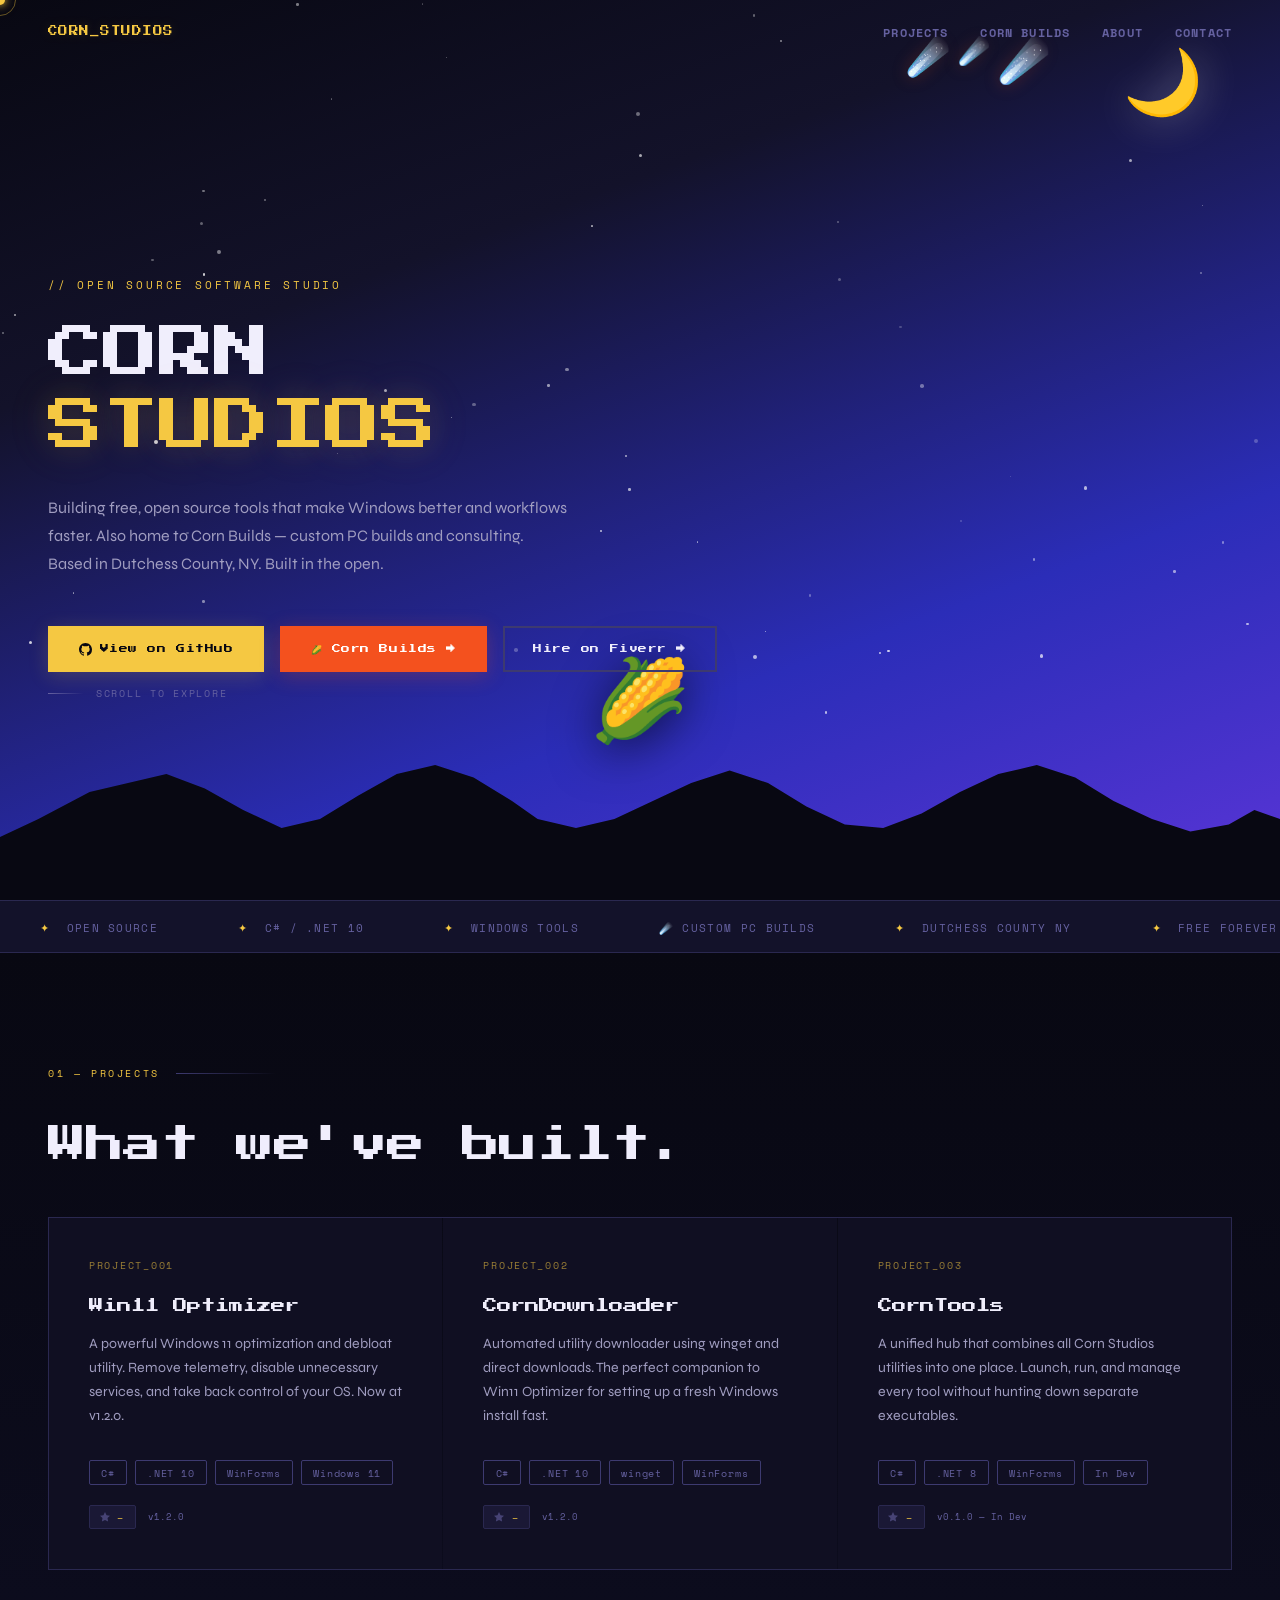
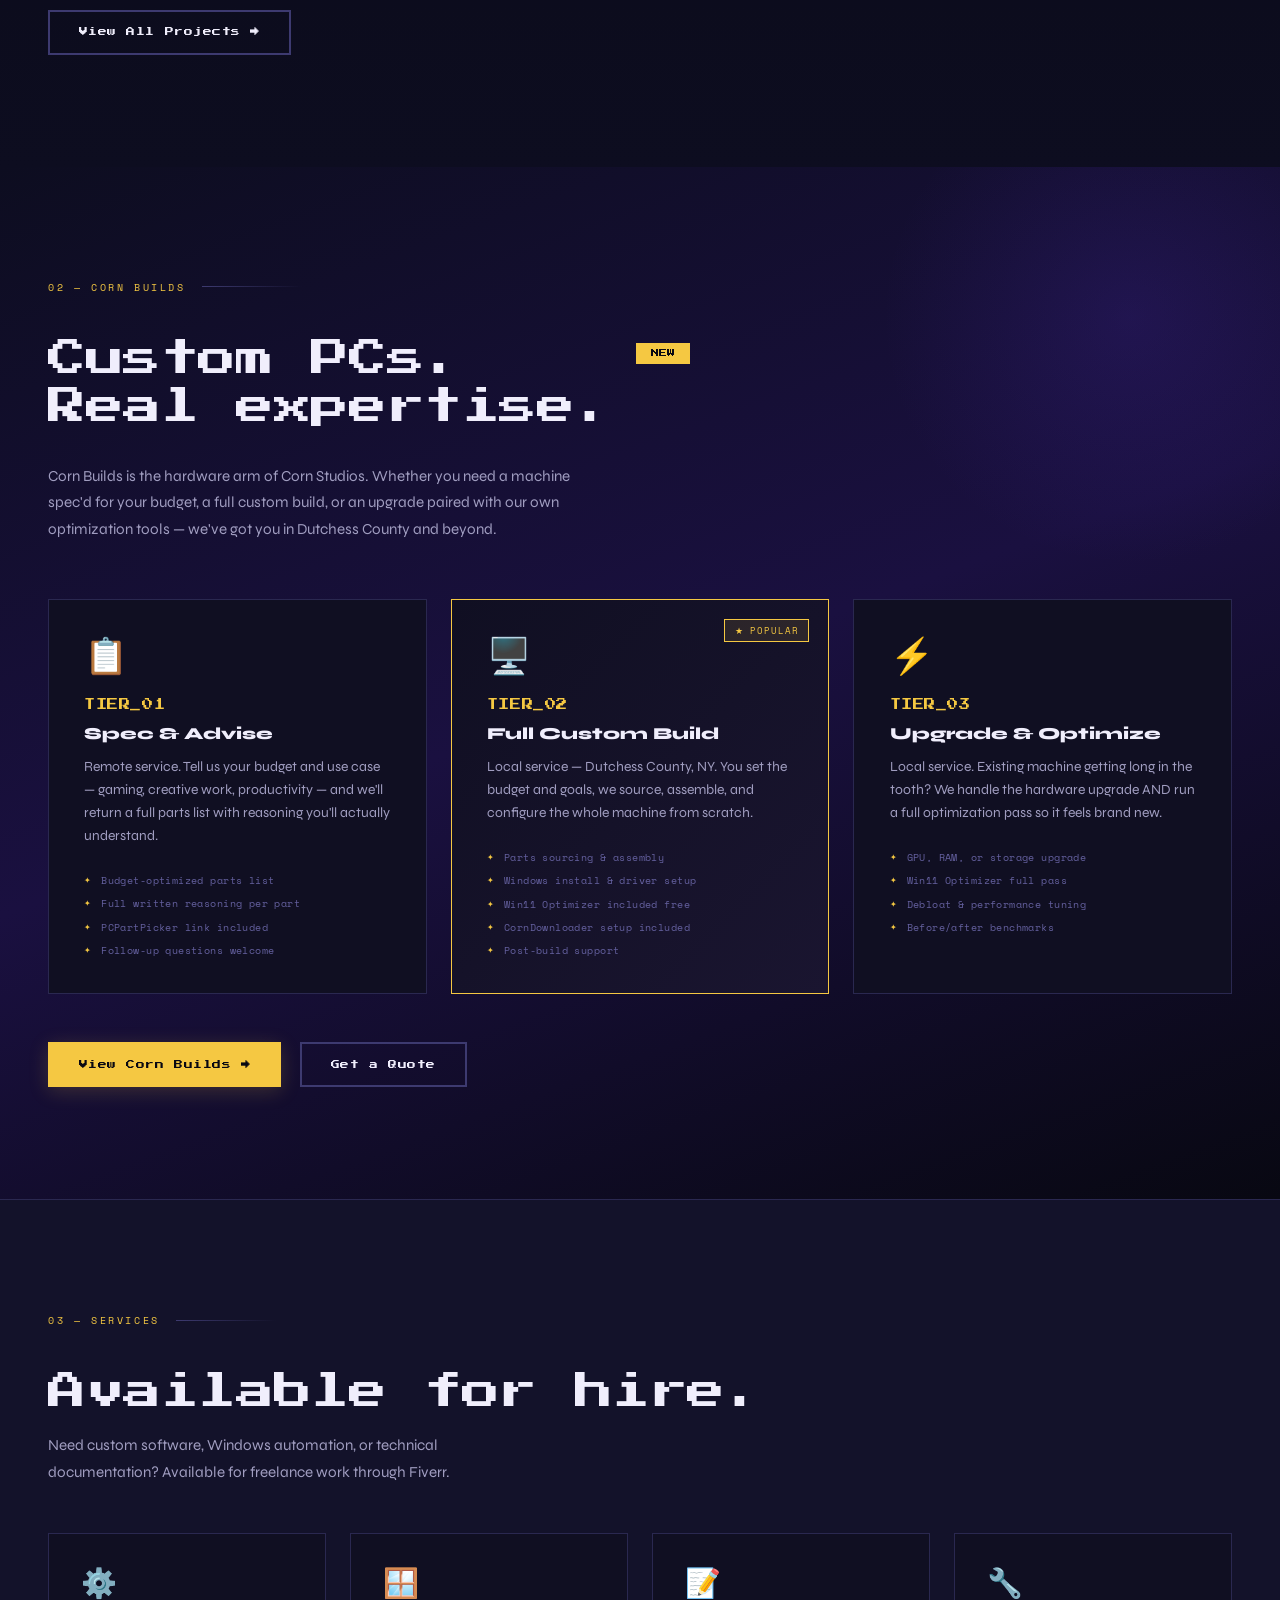
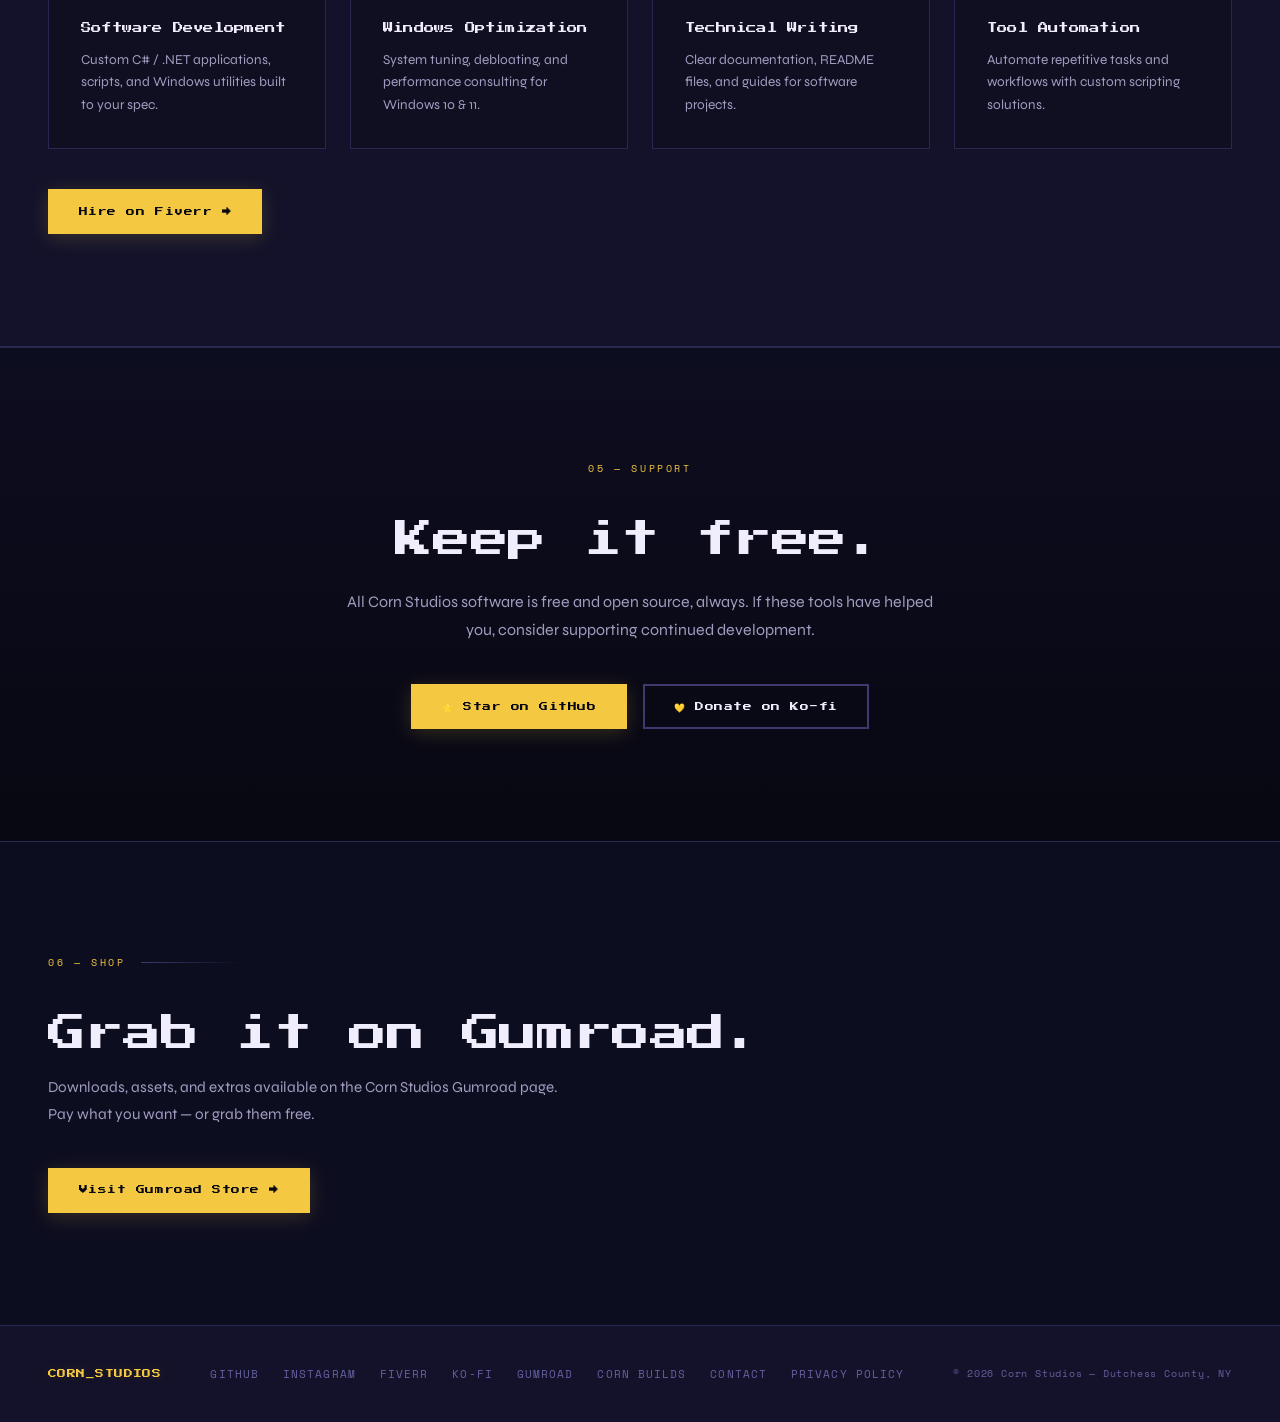
<file: index.html>
<!DOCTYPE html>
<html lang="en">
<head>
  <meta charset="UTF-8" />
  <meta name="viewport" content="width=device-width, initial-scale=1.0" />
  <title>Corn Studios</title>
  <link rel="preconnect" href="https://fonts.googleapis.com" />
  <link href="https://fonts.googleapis.com/css2?family=Press+Start+2P&family=Space+Mono:wght@400;700&family=Syne:wght@400;600;800&display=swap" rel="stylesheet" />
  <link rel="icon" href="favicon.svg" type="image/svg+xml" />
  <link rel="stylesheet" href="css/base.css" />
  <link rel="stylesheet" href="css/nav.css" />
  <link rel="stylesheet" href="css/animations.css" />
  <link rel="stylesheet" href="css/components.css" />
  <link rel="stylesheet" href="css/pages/index.css" />
</head>
<body data-page="index">
  <div class="page-transition" id="pageTransition"></div>
  <div class="mobile-nav-overlay" id="mobileNavOverlay"></div>

  <button class="hamburger" id="hamburger" aria-label="Toggle menu">
    <span></span><span></span><span></span>
  </button>

  <div class="cursor" id="cursor"></div>
  <div class="cursor-ring" id="cursorRing"></div>

  <nav id="nav">
    <a href="#" class="nav-logo">CORN_STUDIOS</a>
    <ul class="nav-links">
      <li><a href="projects.html">Projects</a></li>
      <li><a href="builds.html">Corn Builds</a></li>
      <li><a href="about.html">About</a></li>
      <li><a href="contact.html">Contact</a></li>
    </ul>
  </nav>

  <!-- ── HERO ── -->
  <section class="hero">
    <div class="hero-stars" id="heroStars"></div>
    <div class="hero-moon">🌙</div>
    <div class="hero-meteors">
      <span class="meteor-emoji" style="animation-delay:0s">☄️</span>
      <span class="meteor-emoji" style="animation-delay:0.4s;font-size:1.6rem">☄️</span>
      <span class="meteor-emoji" style="animation-delay:0.8s;font-size:2.6rem">☄️</span>
    </div>
    <div class="hero-corn">🌽</div>
    <div class="hero-content">
      <p class="hero-eyebrow">// Open Source Software Studio</p>
      <h1 class="hero-title">
        <span class="line1">CORN</span>
        <span class="line2">STUDIOS</span>
      </h1>
      <p class="hero-desc">
        Building free, open source tools that make Windows better and workflows faster.
        Also home to Corn Builds — custom PC builds and consulting.
        Based in Dutchess County, NY. Built in the open.
      </p>
      <div class="hero-ctas">
        <a href="https://github.com/Corn-Studios" class="btn btn-primary" target="_blank">
          <svg width="13" height="13" viewBox="0 0 24 24" fill="currentColor"><path d="M12 0C5.37 0 0 5.37 0 12c0 5.31 3.435 9.795 8.205 11.385.6.105.825-.255.825-.57 0-.285-.015-1.23-.015-2.235-3.015.555-3.795-.735-4.035-1.41-.135-.345-.72-1.41-1.23-1.695-.42-.225-1.02-.78-.015-.795.945-.015 1.62.87 1.845 1.23 1.08 1.815 2.805 1.305 3.495.99.105-.78.42-1.305.765-1.605-2.67-.3-5.46-1.335-5.46-5.925 0-1.305.465-2.385 1.23-3.225-.12-.3-.54-1.53.12-3.18 0 0 1.005-.315 3.3 1.23.96-.27 1.98-.405 3-.405s2.04.135 3 .405c2.295-1.56 3.3-1.23 3.3-1.23.66 1.65.24 2.88.12 3.18.765.84 1.23 1.905 1.23 3.225 0 4.605-2.805 5.625-5.475 5.925.435.375.81 1.095.81 2.22 0 1.605-.015 2.895-.015 3.3 0 .315.225.69.825.57A12.02 12.02 0 0024 12c0-6.63-5.37-12-12-12z"/></svg>
          View on GitHub
        </a>
        <a href="builds.html" class="btn btn-meteor">🌽 Corn Builds →</a>
        <a href="https://www.fiverr.com/connorcorn07?public_mode=true" class="btn btn-ghost" target="_blank">Hire on Fiverr →</a>
      </div>
    </div>
    <div class="hero-scroll">
      <div class="scroll-line"></div>
      Scroll to explore
    </div>
  </section>

  <!-- ── TICKER ── -->
  <div class="ticker-wrap">
    <div class="ticker">
      <span class="ticker-item"><span class="t-icon">✦</span> Open Source</span>
      <span class="ticker-item"><span class="t-icon">✦</span> C# / .NET 10</span>
      <span class="ticker-item"><span class="t-icon">✦</span> Windows Tools</span>
      <span class="ticker-item"><span class="t-meteor">☄️</span> Custom PC Builds</span>
      <span class="ticker-item"><span class="t-icon">✦</span> Dutchess County NY</span>
      <span class="ticker-item"><span class="t-icon">✦</span> Free Forever</span>
      <span class="ticker-item"><span class="t-icon">✦</span> WinForms</span>
      <span class="ticker-item"><span class="t-meteor">🌽</span> Corn Builds</span>
      <span class="ticker-item"><span class="t-icon">✦</span> PC Consulting</span>
      <span class="ticker-item"><span class="t-icon">✦</span> Community Supported</span>
      <span class="ticker-item"><span class="t-icon">✦</span> Open Source</span>
      <span class="ticker-item"><span class="t-icon">✦</span> C# / .NET 10</span>
      <span class="ticker-item"><span class="t-icon">✦</span> Windows Tools</span>
      <span class="ticker-item"><span class="t-meteor">☄️</span> Custom PC Builds</span>
      <span class="ticker-item"><span class="t-icon">✦</span> Dutchess County NY</span>
      <span class="ticker-item"><span class="t-icon">✦</span> Free Forever</span>
      <span class="ticker-item"><span class="t-icon">✦</span> WinForms</span>
      <span class="ticker-item"><span class="t-meteor">🌽</span> Corn Builds</span>
      <span class="ticker-item"><span class="t-icon">✦</span> PC Consulting</span>
      <span class="ticker-item"><span class="t-icon">✦</span> Community Supported</span>
    </div>
  </div>

  <!-- ── PROJECTS ── -->
  <section id="projects">
    <p class="section-label reveal">01 — Projects</p>
    <h2 class="section-title reveal">What we've built.</h2>
    <div class="projects-grid">
      <a href="https://github.com/Corn-Studios/win11op" class="project-card reveal" target="_blank" data-repo="win11op">
        <p class="project-num">PROJECT_001</p>
        <h3 class="project-name">Win11 Optimizer</h3>
        <p class="project-desc">A powerful Windows 11 optimization and debloat utility. Remove telemetry, disable unnecessary services, and take back control of your OS. Now at v1.2.0.</p>
        <div class="project-tags">
          <span class="tag">C#</span><span class="tag">.NET 10</span><span class="tag">WinForms</span><span class="tag">Windows 11</span>
        </div>
        <div style="margin-top:1.2rem;display:flex;align-items:center;gap:0.75rem;">
          <span class="star-widget">
            <svg width="12" height="12" viewBox="0 0 24 24" fill="currentColor"><path d="M12 2l3.09 6.26L22 9.27l-5 4.87 1.18 6.88L12 17.77l-6.18 3.25L7 14.14 2 9.27l6.91-1.01L12 2z"/></svg>
            <span class="star-count">–</span>
          </span>
          <span style="font-family:var(--font-mono);font-size:0.58rem;color:var(--muted);">v1.2.0</span>
        </div>
        <span class="project-arrow">↗</span>
      </a>
      <a href="https://github.com/Corn-Studios/CornDownloader" class="project-card reveal" target="_blank" data-repo="CornDownloader">
        <p class="project-num">PROJECT_002</p>
        <h3 class="project-name">CornDownloader</h3>
        <p class="project-desc">Automated utility downloader using winget and direct downloads. The perfect companion to Win11 Optimizer for setting up a fresh Windows install fast.</p>
        <div class="project-tags">
          <span class="tag">C#</span><span class="tag">.NET 10</span><span class="tag">winget</span><span class="tag">WinForms</span>
        </div>
        <div style="margin-top:1.2rem;display:flex;align-items:center;gap:0.75rem;">
          <span class="star-widget">
            <svg width="12" height="12" viewBox="0 0 24 24" fill="currentColor"><path d="M12 2l3.09 6.26L22 9.27l-5 4.87 1.18 6.88L12 17.77l-6.18 3.25L7 14.14 2 9.27l6.91-1.01L12 2z"/></svg>
            <span class="star-count">–</span>
          </span>
          <span style="font-family:var(--font-mono);font-size:0.58rem;color:var(--muted);">v1.2.0</span>
        </div>
        <span class="project-arrow">↗</span>
      </a>
      <a href="https://github.com/Corn-Studios/CornTools" class="project-card reveal" target="_blank" data-repo="CornTools">
        <p class="project-num">PROJECT_003</p>
        <h3 class="project-name">CornTools</h3>
        <p class="project-desc">A unified hub that combines all Corn Studios utilities into one place. Launch, run, and manage every tool without hunting down separate executables.</p>
        <div class="project-tags">
          <span class="tag">C#</span><span class="tag">.NET 8</span><span class="tag">WinForms</span><span class="tag">In Dev</span>
        </div>
        <div style="margin-top:1.2rem;display:flex;align-items:center;gap:0.75rem;">
          <span class="star-widget">
            <svg width="12" height="12" viewBox="0 0 24 24" fill="currentColor"><path d="M12 2l3.09 6.26L22 9.27l-5 4.87 1.18 6.88L12 17.77l-6.18 3.25L7 14.14 2 9.27l6.91-1.01L12 2z"/></svg>
            <span class="star-count">–</span>
          </span>
          <span style="font-family:var(--font-mono);font-size:0.58rem;color:var(--muted);">v0.1.0 — In Dev</span>
        </div>
        <span class="project-arrow">↗</span>
      </a>
    </div>
    <div style="margin-top:2.5rem;" class="reveal">
      <a href="projects.html" class="btn btn-ghost">View All Projects →</a>
    </div>
  </section>

  <!-- ── CORN BUILDS ── -->
  <section id="corn-builds">
    <p class="section-label reveal">02 — Corn Builds</p>
    <div class="builds-intro">
      <h2 class="section-title reveal">Custom PCs.<br>Real expertise.</h2>
      <span class="builds-badge reveal">NEW</span>
    </div>
    <p class="reveal" style="color:var(--text-dim);max-width:560px;line-height:1.75;margin-top:0.5rem;font-size:0.95rem;">
      Corn Builds is the hardware arm of Corn Studios. Whether you need a machine spec'd for your budget, a full custom build, or an upgrade paired with our own optimization tools — we've got you in Dutchess County and beyond.
    </p>
    <div class="builds-grid">
      <div class="build-tier reveal">
        <span class="tier-icon">📋</span>
        <p class="tier-name">TIER_01</p>
        <h3 class="tier-label">Spec & Advise</h3>
        <p class="tier-desc">Remote service. Tell us your budget and use case — gaming, creative work, productivity — and we'll return a full parts list with reasoning you'll actually understand.</p>
        <ul class="tier-perks">
          <li>Budget-optimized parts list</li>
          <li>Full written reasoning per part</li>
          <li>PCPartPicker link included</li>
          <li>Follow-up questions welcome</li>
        </ul>
      </div>
      <div class="build-tier featured reveal">
        <span class="tier-icon">🖥️</span>
        <p class="tier-name">TIER_02</p>
        <h3 class="tier-label">Full Custom Build</h3>
        <p class="tier-desc">Local service — Dutchess County, NY. You set the budget and goals, we source, assemble, and configure the whole machine from scratch.</p>
        <ul class="tier-perks">
          <li>Parts sourcing & assembly</li>
          <li>Windows install & driver setup</li>
          <li>Win11 Optimizer included free</li>
          <li>CornDownloader setup included</li>
          <li>Post-build support</li>
        </ul>
      </div>
      <div class="build-tier reveal">
        <span class="tier-icon">⚡</span>
        <p class="tier-name">TIER_03</p>
        <h3 class="tier-label">Upgrade & Optimize</h3>
        <p class="tier-desc">Local service. Existing machine getting long in the tooth? We handle the hardware upgrade AND run a full optimization pass so it feels brand new.</p>
        <ul class="tier-perks">
          <li>GPU, RAM, or storage upgrade</li>
          <li>Win11 Optimizer full pass</li>
          <li>Debloat & performance tuning</li>
          <li>Before/after benchmarks</li>
        </ul>
      </div>
    </div>
    <div style="margin-top:3rem" class="reveal">
      <a href="builds.html" class="btn btn-primary">View Corn Builds →</a>
      <a href="contact.html" class="btn btn-ghost" style="margin-left:1rem">Get a Quote</a>
    </div>
  </section>

  <!-- ── SERVICES ── -->
  <section id="services">
    <p class="section-label reveal">03 — Services</p>
    <h2 class="section-title reveal">Available for hire.</h2>
    <p class="reveal" style="color:var(--text-dim);max-width:500px;line-height:1.75;margin-bottom:0.5rem;font-size:0.95rem;">
      Need custom software, Windows automation, or technical documentation? Available for freelance work through Fiverr.
    </p>
    <div class="services-grid">
      <div class="service-card reveal">
        <span class="service-icon">⚙️</span>
        <h3 class="service-title">Software Development</h3>
        <p class="service-desc">Custom C# / .NET applications, scripts, and Windows utilities built to your spec.</p>
      </div>
      <div class="service-card reveal">
        <span class="service-icon">🪟</span>
        <h3 class="service-title">Windows Optimization</h3>
        <p class="service-desc">System tuning, debloating, and performance consulting for Windows 10 & 11.</p>
      </div>
      <div class="service-card reveal">
        <span class="service-icon">📝</span>
        <h3 class="service-title">Technical Writing</h3>
        <p class="service-desc">Clear documentation, README files, and guides for software projects.</p>
      </div>
      <div class="service-card reveal">
        <span class="service-icon">🔧</span>
        <h3 class="service-title">Tool Automation</h3>
        <p class="service-desc">Automate repetitive tasks and workflows with custom scripting solutions.</p>
      </div>
    </div>
    <div style="margin-top:2.5rem" class="reveal">
      <a href="https://www.fiverr.com/connorcorn07?public_mode=true" class="btn btn-primary" target="_blank">Hire on Fiverr →</a>
    </div>
  </section>

  <!-- ── SUPPORT ── -->
  <section id="support">
    <div class="support-inner">
      <p class="section-label reveal">05 — Support</p>
      <h2 class="section-title reveal">Keep it free.</h2>
      <p class="support-desc reveal">
        All Corn Studios software is free and open source, always. If these tools have helped you, consider supporting continued development.
      </p>
      <div class="support-ctas reveal">
        <a href="https://github.com/Corn-Studios" class="btn btn-primary" target="_blank">⭐ Star on GitHub</a>
        <a href="https://ko-fi.com/cornstudiosdev" class="btn btn-ghost" target="_blank">💛 Donate on Ko-fi</a>
      </div>
    </div>
  </section>

  <!-- ── GUMROAD ── -->
  <section id="gumroad" style="background:var(--bg2);border-top:1px solid var(--border);">
    <p class="section-label reveal">06 — Shop</p>
    <h2 class="section-title reveal">Grab it on Gumroad.</h2>
    <p class="reveal" style="color:var(--text-dim);max-width:520px;line-height:1.75;margin-top:0.5rem;font-size:0.95rem;">
      Downloads, assets, and extras available on the Corn Studios Gumroad page. Pay what you want — or grab them free.
    </p>
    <div style="margin-top:2.5rem;" class="reveal">
      <a href="https://cornstudio.gumroad.com/" class="btn btn-primary" target="_blank">Visit Gumroad Store →</a>
    </div>
  </section>

  <script src="javascript/cursor.js"></script>
  <script src="javascript/nav.js"></script>
  <script src="javascript/transitions.js"></script>
  <script src="javascript/github-stars.js"></script>
  <script src="javascript/footer.js"></script>
</body>
</html>
</file>
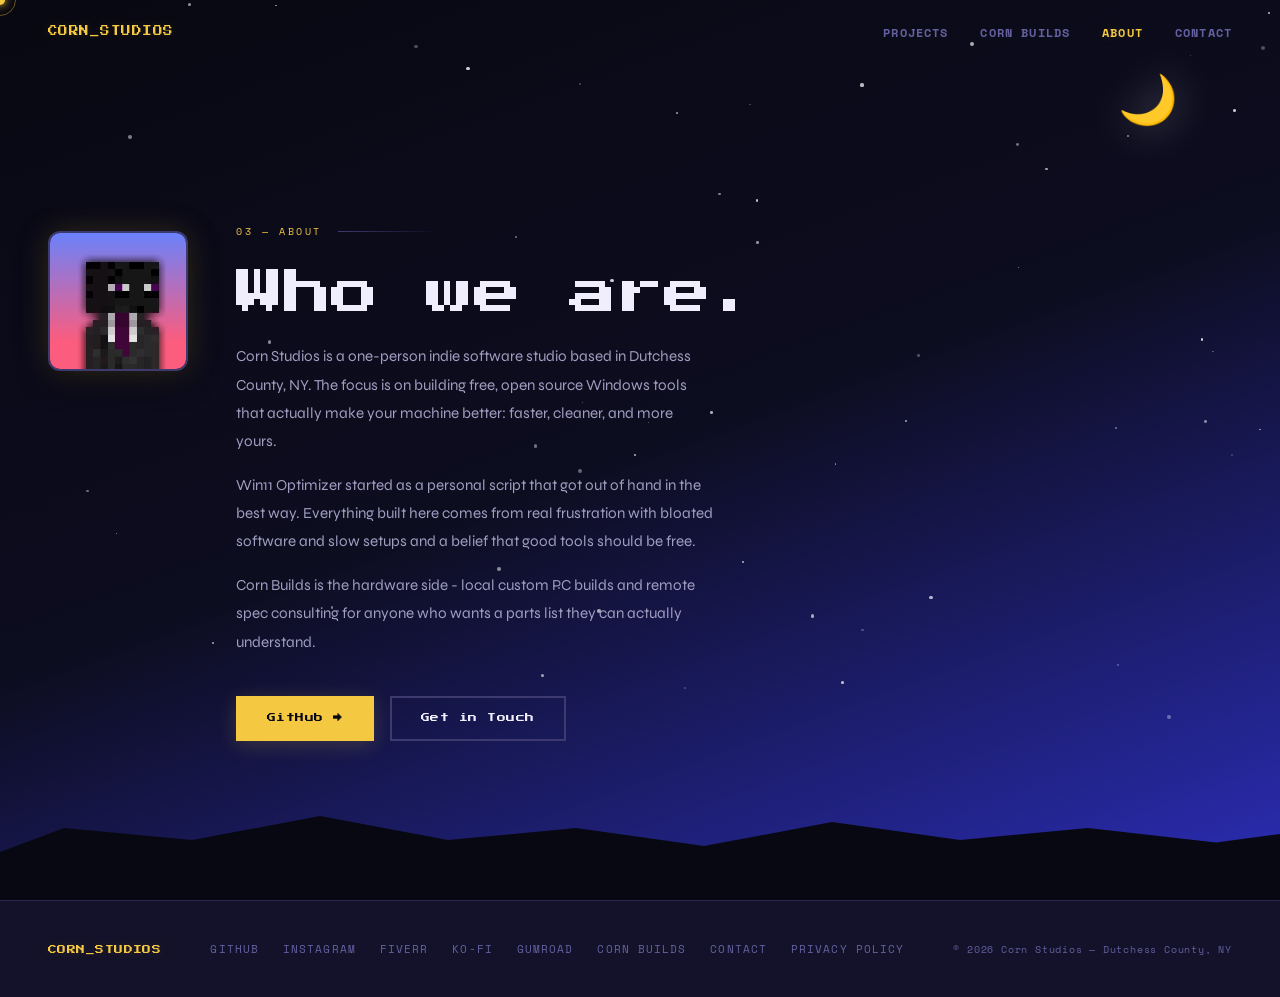
<file: about.html>
<!DOCTYPE html>
<html lang="en">
<head>
  <meta charset="UTF-8" />
  <meta name="viewport" content="width=device-width, initial-scale=1.0" />
  <title>About — Corn Studios</title>
  <link rel="preconnect" href="https://fonts.googleapis.com" />
  <link href="https://fonts.googleapis.com/css2?family=Press+Start+2P&family=Space+Mono:wght@400;700&family=Syne:wght@400;600;800&display=swap" rel="stylesheet" />
  <link rel="icon" href="favicon.svg" type="image/svg+xml" />
  <link rel="stylesheet" href="css/base.css" />
  <link rel="stylesheet" href="css/nav.css" />
  <link rel="stylesheet" href="css/animations.css" />
  <link rel="stylesheet" href="css/pages/about.css" />
</head>
<body data-page="about">
  <div class="page-transition" id="pageTransition"></div>
  <div class="mobile-nav-overlay" id="mobileNavOverlay"></div>

  <button class="hamburger" id="hamburger" aria-label="Toggle menu">
    <span></span><span></span><span></span>
  </button>

  <div class="cursor" id="cursor"></div>
  <div class="cursor-ring" id="cursorRing"></div>

  <nav id="nav">
    <a href="index.html" class="nav-logo">CORN_STUDIOS</a>
    <ul class="nav-links">
      <li><a href="projects.html">Projects</a></li>
      <li><a href="builds.html">Corn Builds</a></li>
      <li><a href="about.html" class="nav-active">About</a></li>
      <li><a href="contact.html">Contact</a></li>
    </ul>
  </nav>

  <section class="page-hero">
    <div class="hero-stars" id="heroStars"></div>
    <div class="hero-moon" style="top:8%;right:8%;font-size:3rem">🌙</div>
    <div style="position:relative;z-index:4;display:flex;align-items:flex-start;gap:3rem;flex-wrap:wrap;">
      <img
        src="avatar.png"
        alt="Connor — Corn Studios"
        class="about-avatar reveal"
      />
      <div>
        <p class="section-label reveal" style="margin-bottom:1.5rem;">03 — About</p>
        <h1 class="section-title reveal" style="font-size:clamp(1.6rem,4vw,3rem);margin-bottom:1.2rem;">
          Who we are.
        </h1>
        <p class="reveal" style="color:var(--text-dim);font-size:0.95rem;line-height:1.85;max-width:480px;margin-top:1rem;">
          Corn Studios is a one-person indie software studio based in Dutchess County, NY. The focus is on building free, open source Windows tools that actually make your machine better: faster, cleaner, and more yours.
        </p>
        <p class="reveal" style="color:var(--text-dim);font-size:0.95rem;line-height:1.85;max-width:480px;margin-top:1rem;">
          Win11 Optimizer started as a personal script that got out of hand in the best way. Everything built here comes from real frustration with bloated software and slow setups and a belief that good tools should be free.
        </p>
        <p class="reveal" style="color:var(--text-dim);font-size:0.95rem;line-height:1.85;max-width:480px;margin-top:1rem;">
          Corn Builds is the hardware side - local custom PC builds and remote spec consulting for anyone who wants a parts list they can actually understand.
        </p>
        <div style="margin-top:2.5rem;display:flex;gap:1rem;flex-wrap:wrap;" class="reveal">
          <a href="https://github.com/Corn-Studios" class="btn btn-primary" target="_blank">GitHub →</a>
          <a href="contact.html" class="btn btn-ghost">Get in Touch</a>
        </div>
      </div>
    </div>
  </section>

  <script src="javascript/cursor.js"></script>
  <script src="javascript/nav.js"></script>
  <script src="javascript/transitions.js"></script>
  <script src="javascript/footer.js"></script>
</body>
</html>
</file>
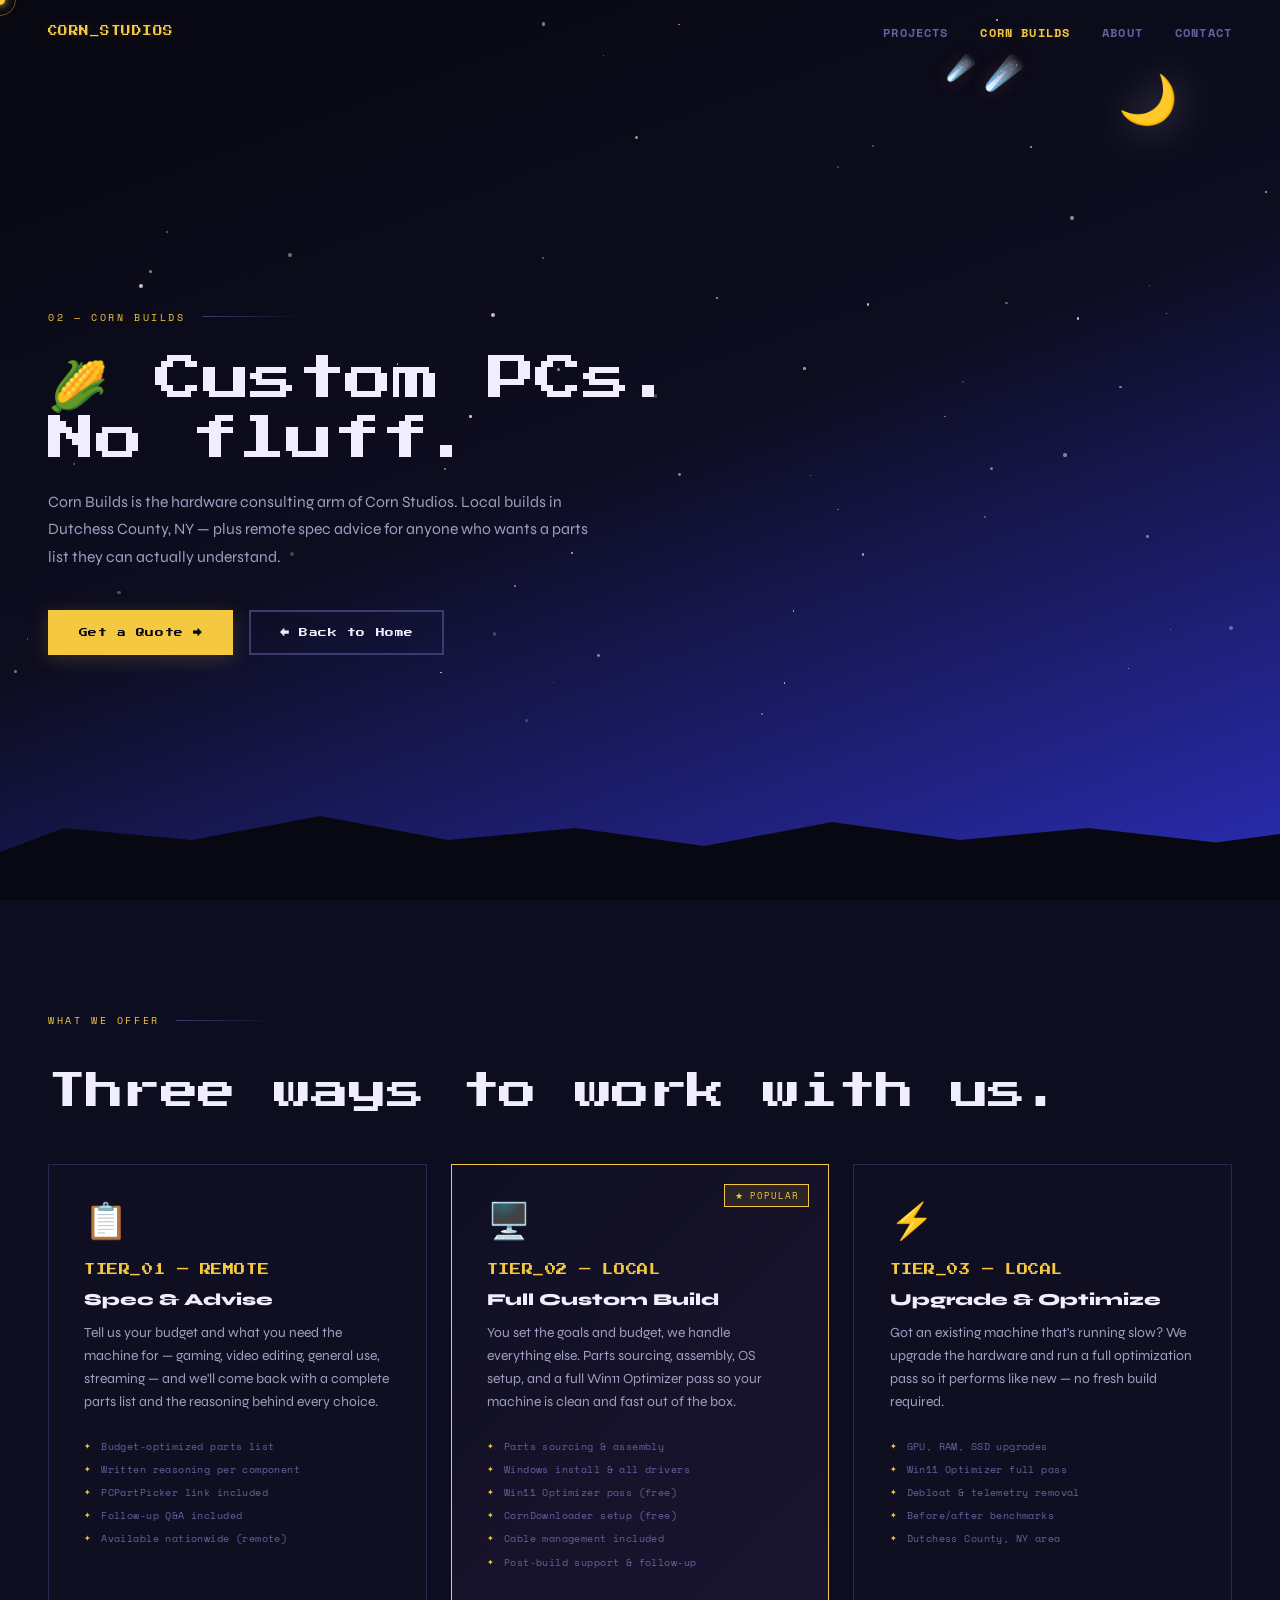
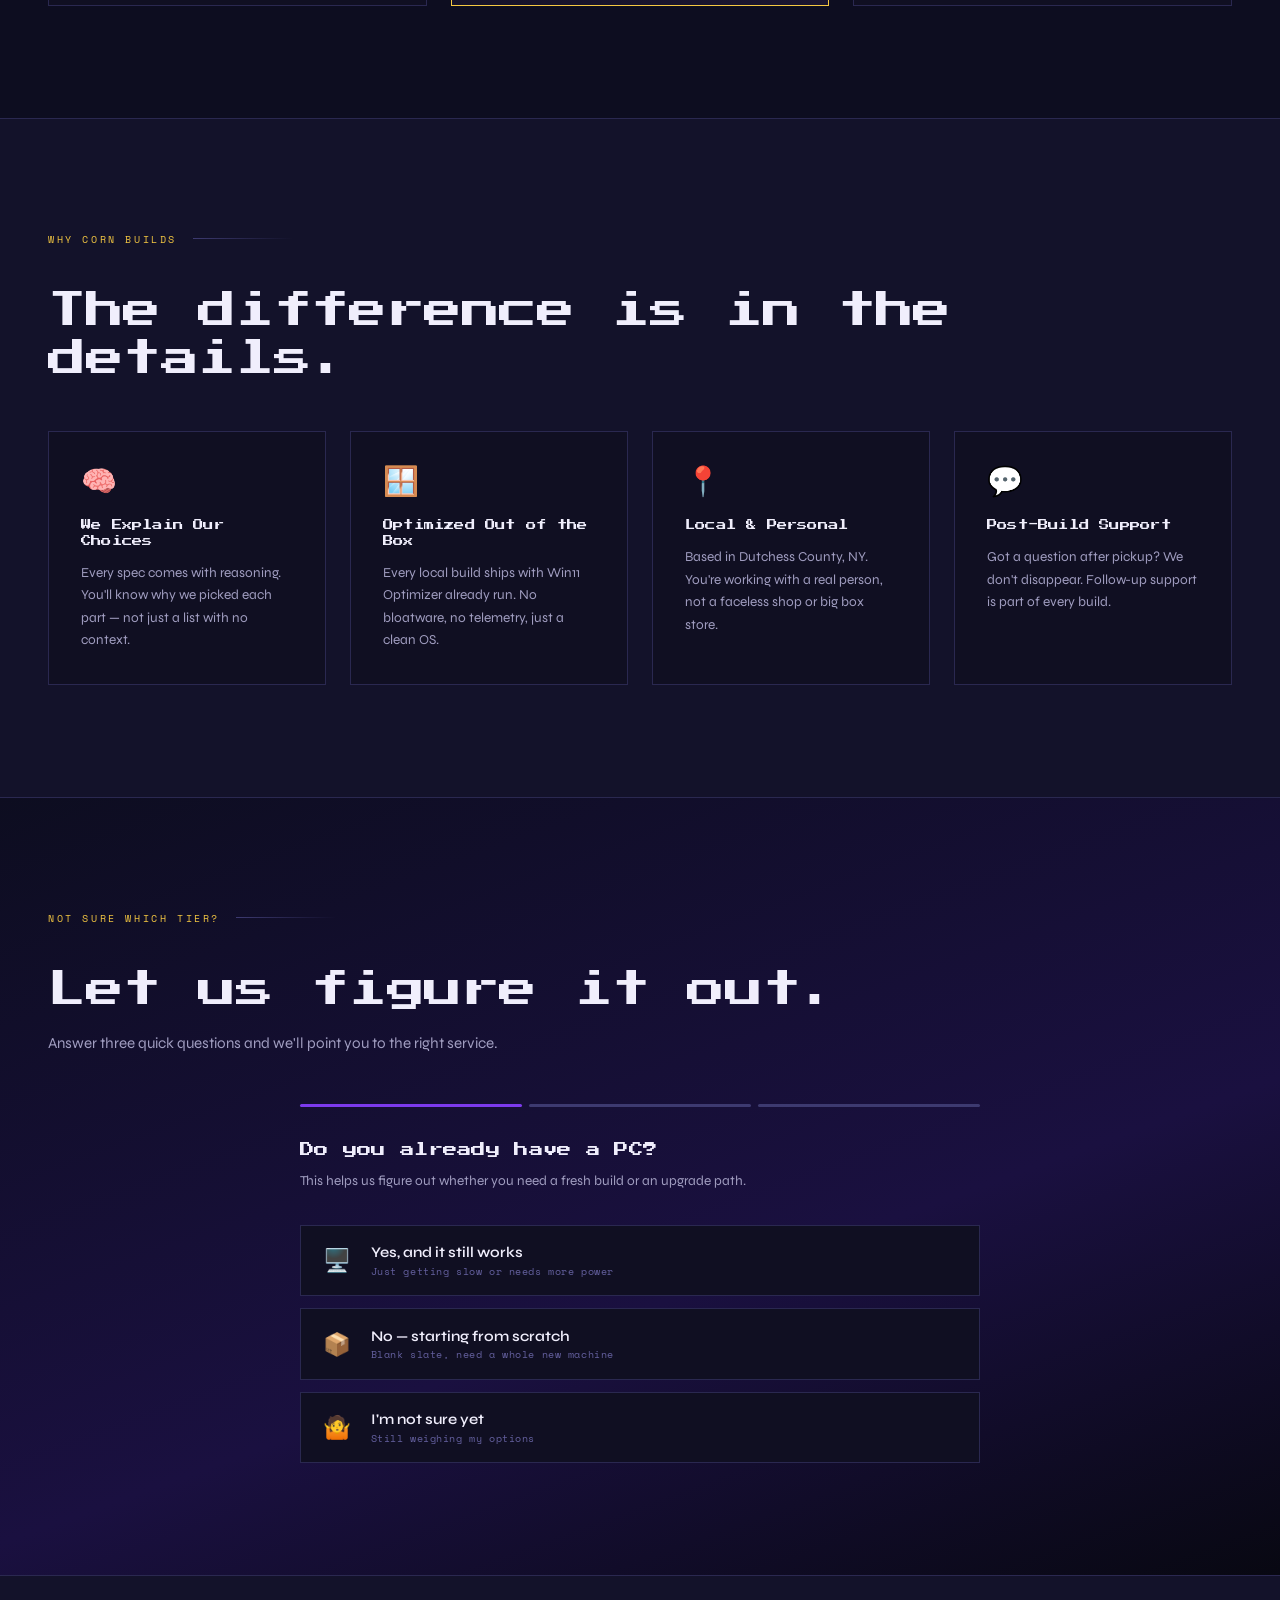
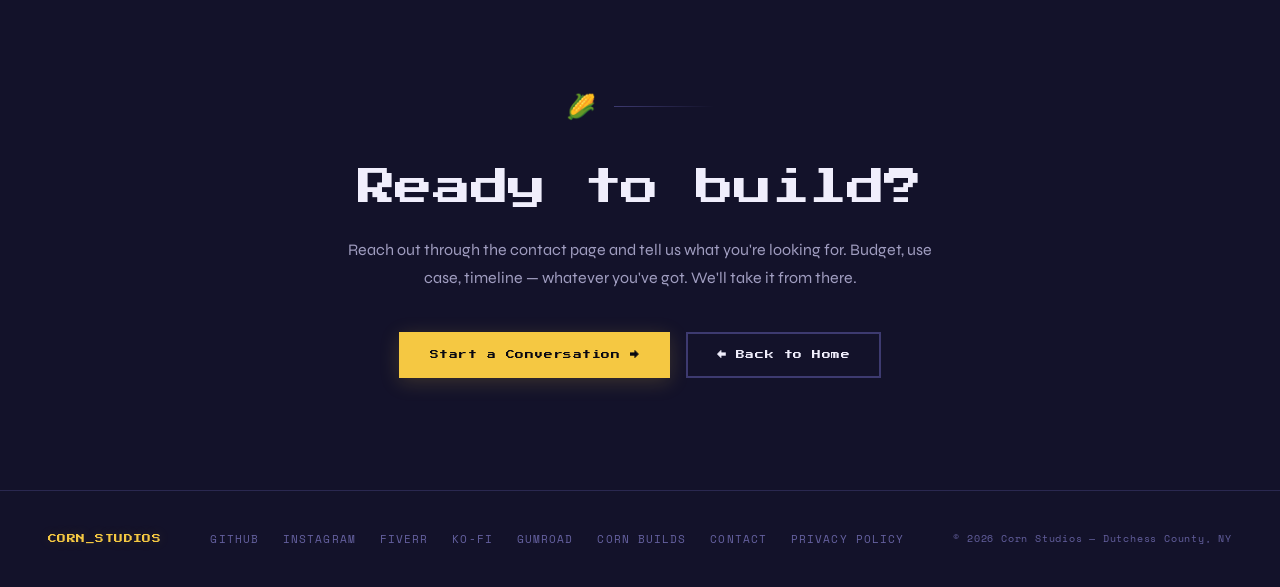
<file: builds.html>
<!DOCTYPE html>
<html lang="en">
<head>
  <meta charset="UTF-8" />
  <meta name="viewport" content="width=device-width, initial-scale=1.0" />
  <title>Corn Builds — Corn Studios</title>
  <link rel="preconnect" href="https://fonts.googleapis.com" />
  <link href="https://fonts.googleapis.com/css2?family=Press+Start+2P&family=Space+Mono:wght@400;700&family=Syne:wght@400;600;800&display=swap" rel="stylesheet" />
  <link rel="icon" href="favicon.svg" type="image/svg+xml" />
  <link rel="stylesheet" href="css/base.css" />
  <link rel="stylesheet" href="css/nav.css" />
  <link rel="stylesheet" href="css/animations.css" />
  <link rel="stylesheet" href="css/pages/builds.css" />
  <link rel="stylesheet" href="css/pages/quiz.css" />
</head>
<body data-page="builds">
  <div class="page-transition" id="pageTransition"></div>
  <div class="mobile-nav-overlay" id="mobileNavOverlay"></div>

  <button class="hamburger" id="hamburger" aria-label="Toggle menu">
    <span></span><span></span><span></span>
  </button>

  <div class="cursor" id="cursor"></div>
  <div class="cursor-ring" id="cursorRing"></div>

  <nav id="nav">
    <a href="index.html" class="nav-logo">CORN_STUDIOS</a>
    <ul class="nav-links">
      <li><a href="projects.html">Projects</a></li>
      <li><a href="builds.html" class="nav-active">Corn Builds</a></li>
      <li><a href="about.html">About</a></li>
      <li><a href="contact.html">Contact</a></li>
    </ul>
  </nav>

  <section class="page-hero">
    <div class="hero-stars" id="heroStars"></div>
    <div class="hero-moon" style="top:8%;right:8%;font-size:3rem">🌙</div>
    <div class="hero-meteors" style="top:6%;right:20%">
      <span class="meteor-emoji" style="font-size:1.5rem">☄️</span>
      <span class="meteor-emoji" style="font-size:2rem;animation-delay:0.5s">☄️</span>
    </div>
    <div style="position:relative;z-index:4;">
      <p class="section-label reveal" style="margin-bottom:1.5rem;">02 — Corn Builds</p>
      <h1 class="section-title reveal" style="font-size:clamp(1.6rem,4vw,3rem);margin-bottom:1.2rem;">
        🌽 Custom PCs.<br>No fluff.
      </h1>
      <p class="reveal" style="color:var(--text-dim);font-size:0.98rem;line-height:1.75;max-width:540px;margin-top:1rem;">
        Corn Builds is the hardware consulting arm of Corn Studios. Local builds in Dutchess County, NY — plus remote spec advice for anyone who wants a parts list they can actually understand.
      </p>
      <div style="margin-top:2.5rem;display:flex;gap:1rem;flex-wrap:wrap;" class="reveal">
        <a href="contact.html" class="btn btn-primary">Get a Quote →</a>
        <a href="index.html" class="btn btn-ghost">← Back to Home</a>
      </div>
    </div>
  </section>

  <!-- SERVICES -->
  <section style="background:var(--bg2);">
    <p class="section-label reveal">What we offer</p>
    <h2 class="section-title reveal">Three ways to work with us.</h2>
    <div class="builds-grid" style="margin-top:3rem;">
      <div class="build-tier reveal">
        <span class="tier-icon">📋</span>
        <p class="tier-name">TIER_01 — REMOTE</p>
        <h3 class="tier-label">Spec & Advise</h3>
        <p class="tier-desc">Tell us your budget and what you need the machine for — gaming, video editing, general use, streaming — and we'll come back with a complete parts list and the reasoning behind every choice.</p>
        <ul class="tier-perks">
          <li>Budget-optimized parts list</li>
          <li>Written reasoning per component</li>
          <li>PCPartPicker link included</li>
          <li>Follow-up Q&A included</li>
          <li>Available nationwide (remote)</li>
        </ul>
      </div>
      <div class="build-tier featured reveal">
        <span class="tier-icon">🖥️</span>
        <p class="tier-name">TIER_02 — LOCAL</p>
        <h3 class="tier-label">Full Custom Build</h3>
        <p class="tier-desc">You set the goals and budget, we handle everything else. Parts sourcing, assembly, OS setup, and a full Win11 Optimizer pass so your machine is clean and fast out of the box.</p>
        <ul class="tier-perks">
          <li>Parts sourcing & assembly</li>
          <li>Windows install & all drivers</li>
          <li>Win11 Optimizer pass (free)</li>
          <li>CornDownloader setup (free)</li>
          <li>Cable management included</li>
          <li>Post-build support & follow-up</li>
        </ul>
      </div>
      <div class="build-tier reveal">
        <span class="tier-icon">⚡</span>
        <p class="tier-name">TIER_03 — LOCAL</p>
        <h3 class="tier-label">Upgrade & Optimize</h3>
        <p class="tier-desc">Got an existing machine that's running slow? We upgrade the hardware and run a full optimization pass so it performs like new — no fresh build required.</p>
        <ul class="tier-perks">
          <li>GPU, RAM, SSD upgrades</li>
          <li>Win11 Optimizer full pass</li>
          <li>Debloat & telemetry removal</li>
          <li>Before/after benchmarks</li>
          <li>Dutchess County, NY area</li>
        </ul>
      </div>
    </div>
  </section>

  <!-- WHY CORN BUILDS -->
  <section style="background:var(--surface);border-top:1px solid var(--border);border-bottom:1px solid var(--border);">
    <p class="section-label reveal">Why Corn Builds</p>
    <h2 class="section-title reveal">The difference is in the details.</h2>
    <div class="services-grid" style="margin-top:3rem;">
      <div class="service-card reveal">
        <span class="service-icon">🧠</span>
        <h3 class="service-title">We Explain Our Choices</h3>
        <p class="service-desc">Every spec comes with reasoning. You'll know why we picked each part — not just a list with no context.</p>
      </div>
      <div class="service-card reveal">
        <span class="service-icon">🪟</span>
        <h3 class="service-title">Optimized Out of the Box</h3>
        <p class="service-desc">Every local build ships with Win11 Optimizer already run. No bloatware, no telemetry, just a clean OS.</p>
      </div>
      <div class="service-card reveal">
        <span class="service-icon">📍</span>
        <h3 class="service-title">Local & Personal</h3>
        <p class="service-desc">Based in Dutchess County, NY. You're working with a real person, not a faceless shop or big box store.</p>
      </div>
      <div class="service-card reveal">
        <span class="service-icon">💬</span>
        <h3 class="service-title">Post-Build Support</h3>
        <p class="service-desc">Got a question after pickup? We don't disappear. Follow-up support is part of every build.</p>
      </div>
    </div>
  </section>

  <!-- WHAT TO PICK QUIZ -->
  <section style="background:linear-gradient(160deg,var(--bg2) 0%,#1a1040 60%,var(--bg) 100%);">
    <p class="section-label reveal">Not sure which tier?</p>
    <h2 class="section-title reveal">Let us figure it out.</h2>
    <p class="reveal" style="color:var(--text-dim);font-size:0.95rem;line-height:1.75;max-width:520px;margin-top:0.5rem;">
      Answer three quick questions and we'll point you to the right service.
    </p>
    <div class="quiz-wrap reveal" id="quizContainer">
      <!-- Populated by quiz.js -->
      <noscript>
        <p style="color:var(--text-dim);font-size:0.9rem;margin-top:2rem;">
          Enable JavaScript to use the interactive quiz, or just <a href="contact.html" style="color:var(--accent)">get in touch</a> and we'll figure it out together.
        </p>
      </noscript>
    </div>
  </section>

  <!-- CTA -->
  <section style="text-align:center;background:var(--surface);border-top:1px solid var(--border);">
    <div style="max-width:600px;margin:0 auto;">
      <p class="section-label reveal" style="justify-content:center;">
        <span style="font-size:1.5rem">🌽</span>
      </p>
      <h2 class="section-title reveal">Ready to build?</h2>
      <p class="reveal" style="color:var(--text-dim);font-size:1rem;line-height:1.75;margin:1.5rem 0 2.5rem;">
        Reach out through the contact page and tell us what you're looking for. Budget, use case, timeline — whatever you've got. We'll take it from there.
      </p>
      <div class="reveal" style="display:flex;gap:1rem;justify-content:center;flex-wrap:wrap;">
        <a href="contact.html" class="btn btn-primary">Start a Conversation →</a>
        <a href="index.html" class="btn btn-ghost">← Back to Home</a>
      </div>
    </div>
  </section>

  <script src="javascript/cursor.js"></script>
  <script src="javascript/nav.js"></script>
  <script src="javascript/transitions.js"></script>
  <script src="javascript/footer.js"></script>
  <script src="javascript/quiz.js"></script>
</body>
</html>
</file>
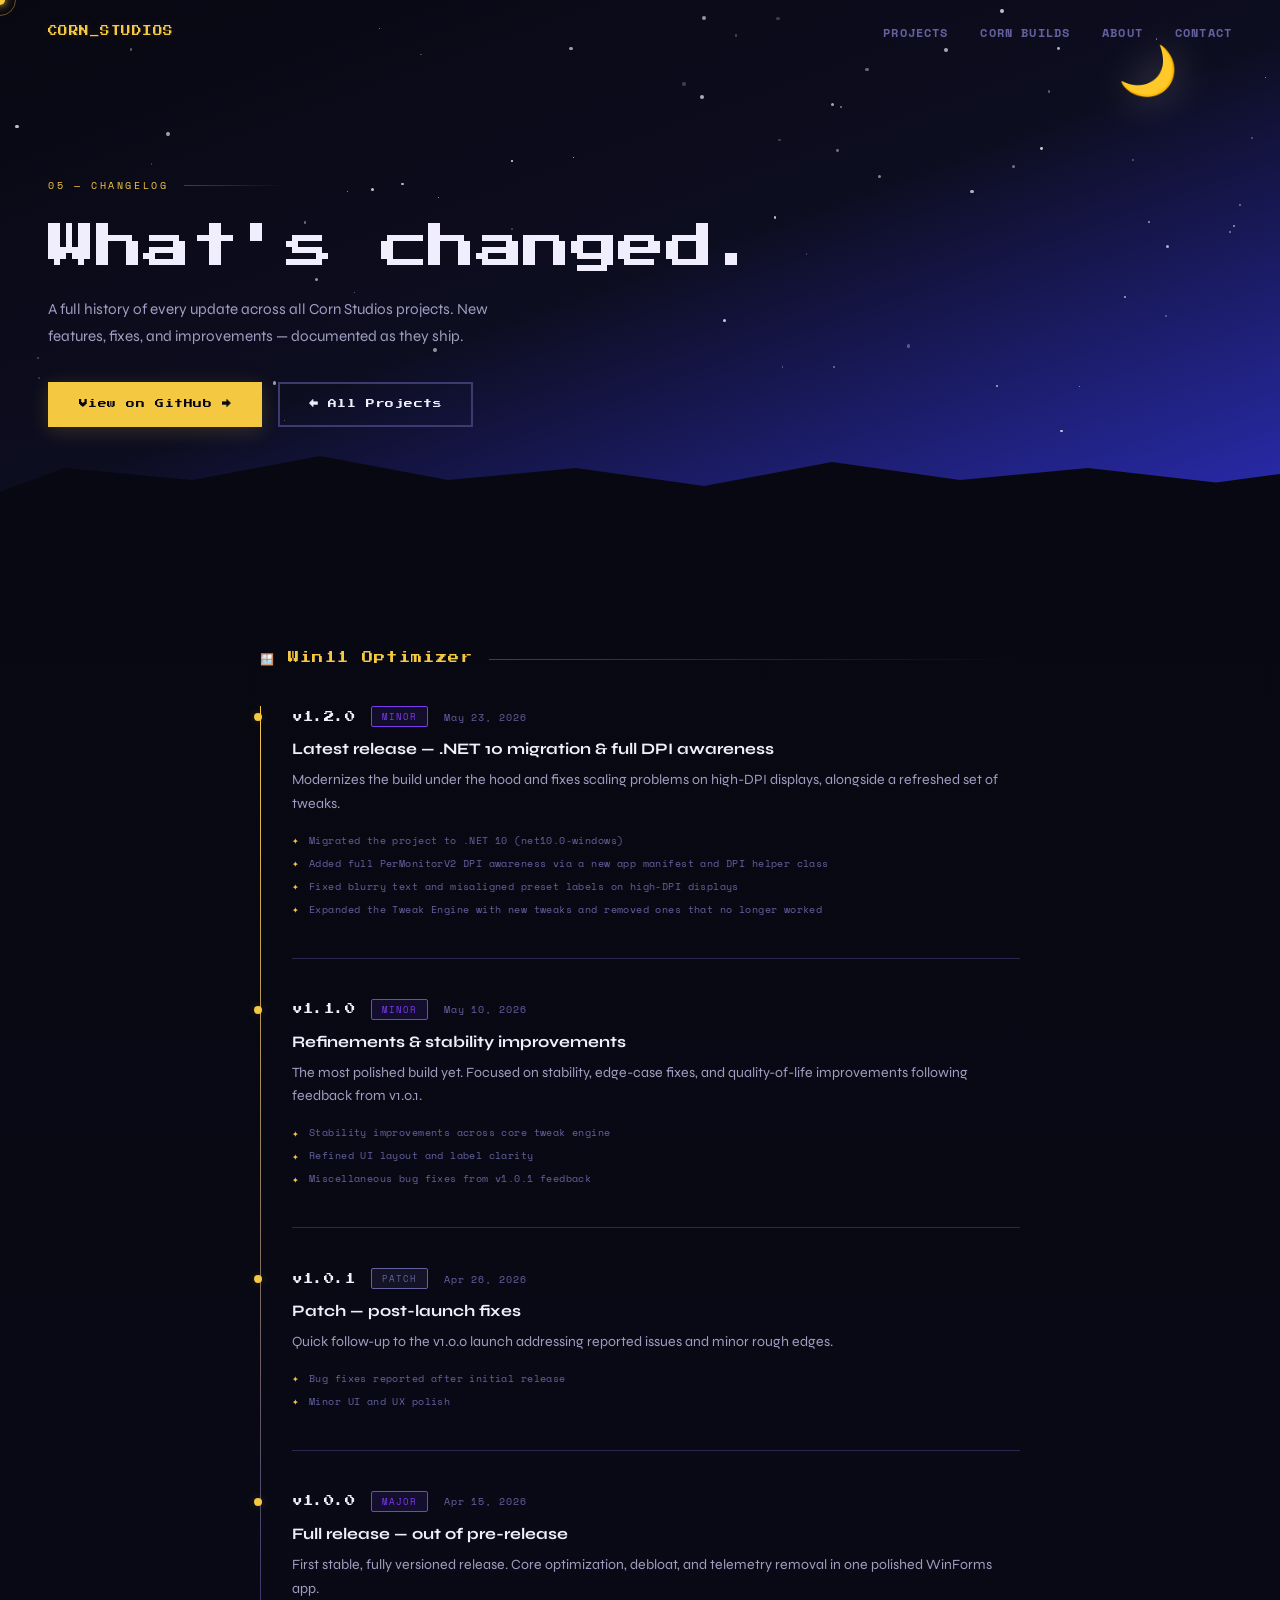
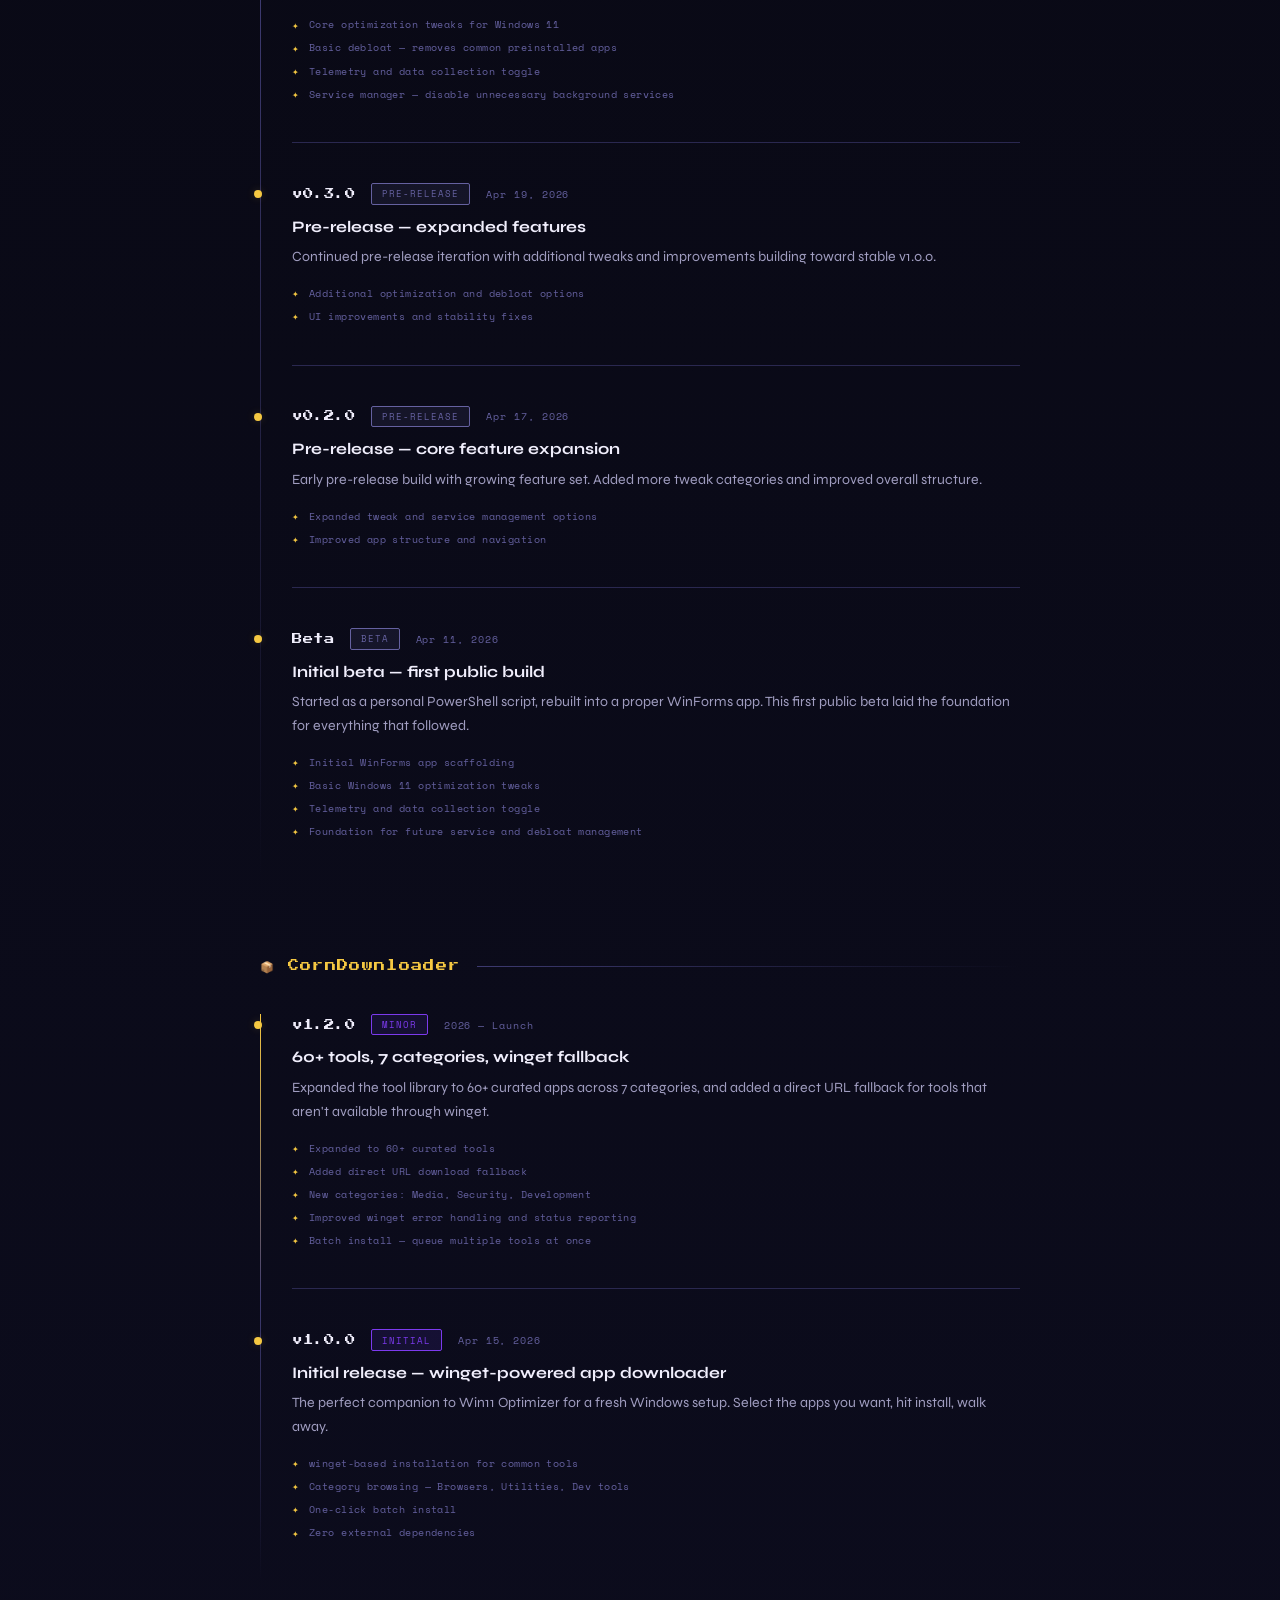
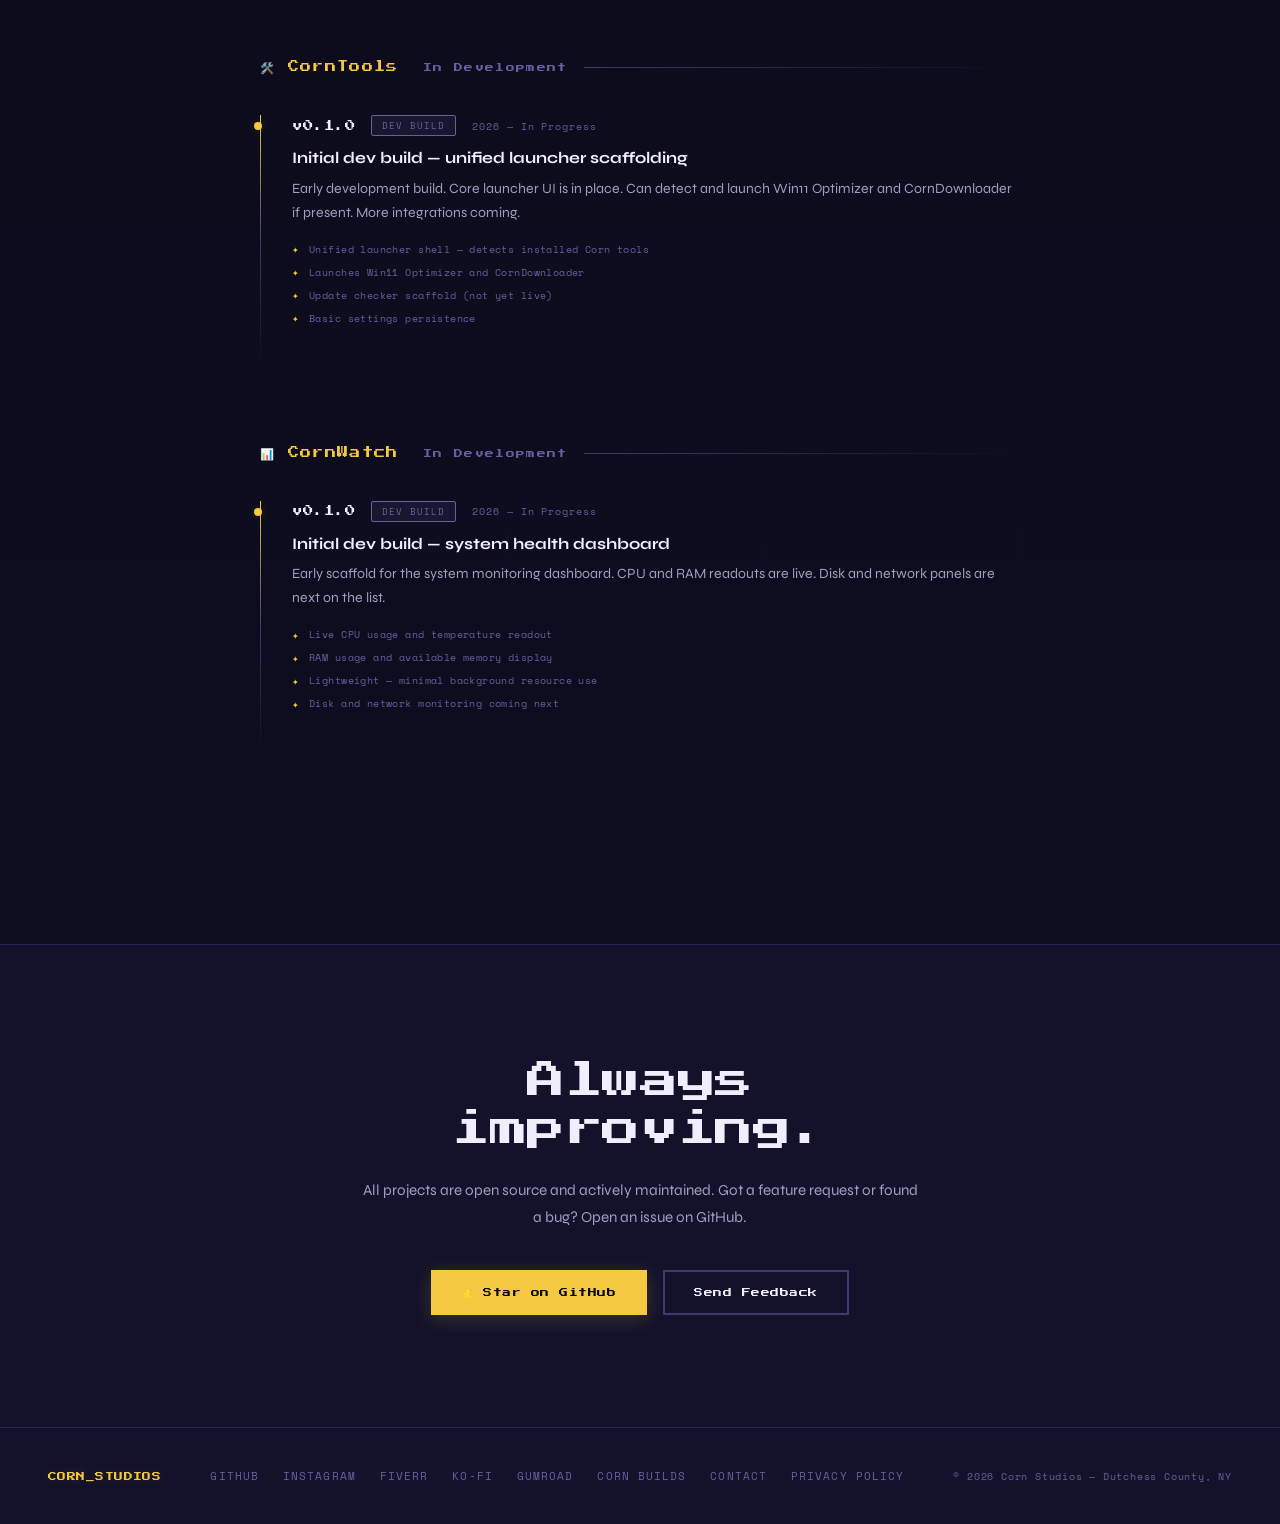
<file: changelog.html>
<!DOCTYPE html>
<html lang="en">
<head>
  <meta charset="UTF-8" />
  <meta name="viewport" content="width=device-width, initial-scale=1.0" />
  <title>Changelog — Corn Studios</title>
  <link rel="preconnect" href="https://fonts.googleapis.com" />
  <link href="https://fonts.googleapis.com/css2?family=Press+Start+2P&family=Space+Mono:wght@400;700&family=Syne:wght@400;600;800&display=swap" rel="stylesheet" />
  <link rel="icon" href="favicon.svg" type="image/svg+xml" />
  <link rel="stylesheet" href="css/base.css" />
  <link rel="stylesheet" href="css/nav.css" />
  <link rel="stylesheet" href="css/animations.css" />
  <link rel="stylesheet" href="css/pages/changelog.css" />
</head>
<body data-page="changelog">
  <div class="page-transition" id="pageTransition"></div>
  <div class="mobile-nav-overlay" id="mobileNavOverlay"></div>

  <button class="hamburger" id="hamburger" aria-label="Toggle menu">
    <span></span><span></span><span></span>
  </button>

  <div class="cursor" id="cursor"></div>
  <div class="cursor-ring" id="cursorRing"></div>

  <nav id="nav">
    <a href="index.html" class="nav-logo">CORN_STUDIOS</a>
    <ul class="nav-links">
      <li><a href="projects.html">Projects</a></li>
      <li><a href="builds.html">Corn Builds</a></li>
      <li><a href="about.html">About</a></li>
      <li><a href="contact.html">Contact</a></li>
    </ul>
  </nav>

  <!-- HERO -->
  <section class="page-hero">
    <div class="hero-stars" id="heroStars"></div>
    <div class="hero-moon" style="top:8%;right:8%;font-size:3rem">🌙</div>
    <div style="position:relative;z-index:4;">
      <p class="section-label reveal" style="margin-bottom:1.5rem;">05 — Changelog</p>
      <h1 class="section-title reveal" style="font-size:clamp(1.6rem,4vw,3rem);margin-bottom:1.2rem;">
        What's changed.
      </h1>
      <p class="reveal" style="color:var(--text-dim);font-size:0.95rem;line-height:1.75;max-width:480px;margin-top:1rem;">
        A full history of every update across all Corn Studios projects. New features, fixes, and improvements — documented as they ship.
      </p>
      <div style="margin-top:2rem;display:flex;gap:1rem;flex-wrap:wrap;" class="reveal">
        <a href="https://github.com/Corn-Studios" class="btn btn-primary" target="_blank">View on GitHub →</a>
        <a href="projects.html" class="btn btn-ghost">← All Projects</a>
      </div>
    </div>
  </section>

  <!-- CHANGELOG TIMELINE -->
  <section style="background:linear-gradient(180deg,var(--bg) 0%,var(--bg2) 100%);">
    <div class="changelog-wrap">

      <!-- ── WIN11 OPTIMIZER ── -->
      <div class="changelog-project-group reveal">
        <p class="changelog-project-title">🪟 Win11 Optimizer</p>
        <div class="changelog-timeline">

          <div class="changelog-entry">
            <div class="changelog-meta">
              <span class="changelog-version">v1.2.0</span>
              <span class="changelog-badge minor">Minor</span>
              <span class="changelog-date">May 23, 2026</span>
            </div>
            <p class="changelog-title">Latest release — .NET 10 migration &amp; full DPI awareness</p>
            <p class="changelog-desc">Modernizes the build under the hood and fixes scaling problems on high-DPI displays, alongside a refreshed set of tweaks.</p>
            <ul class="changelog-items">
              <li>Migrated the project to .NET 10 (net10.0-windows)</li>
              <li>Added full PerMonitorV2 DPI awareness via a new app manifest and DPI helper class</li>
              <li>Fixed blurry text and misaligned preset labels on high-DPI displays</li>
              <li>Expanded the Tweak Engine with new tweaks and removed ones that no longer worked</li>
            </ul>
          </div>

          <div class="changelog-entry">
            <div class="changelog-meta">
              <span class="changelog-version">v1.1.0</span>
              <span class="changelog-badge minor">Minor</span>
              <span class="changelog-date">May 10, 2026</span>
            </div>
            <p class="changelog-title">Refinements &amp; stability improvements</p>
            <p class="changelog-desc">The most polished build yet. Focused on stability, edge-case fixes, and quality-of-life improvements following feedback from v1.0.1.</p>
            <ul class="changelog-items">
              <li>Stability improvements across core tweak engine</li>
              <li>Refined UI layout and label clarity</li>
              <li>Miscellaneous bug fixes from v1.0.1 feedback</li>
            </ul>
          </div>

          <div class="changelog-entry">
            <div class="changelog-meta">
              <span class="changelog-version">v1.0.1</span>
              <span class="changelog-badge patch">Patch</span>
              <span class="changelog-date">Apr 26, 2026</span>
            </div>
            <p class="changelog-title">Patch — post-launch fixes</p>
            <p class="changelog-desc">Quick follow-up to the v1.0.0 launch addressing reported issues and minor rough edges.</p>
            <ul class="changelog-items">
              <li>Bug fixes reported after initial release</li>
              <li>Minor UI and UX polish</li>
            </ul>
          </div>

          <div class="changelog-entry">
            <div class="changelog-meta">
              <span class="changelog-version">v1.0.0</span>
              <span class="changelog-badge minor">Major</span>
              <span class="changelog-date">Apr 15, 2026</span>
            </div>
            <p class="changelog-title">Full release — out of pre-release</p>
            <p class="changelog-desc">First stable, fully versioned release. Core optimization, debloat, and telemetry removal in one polished WinForms app.</p>
            <ul class="changelog-items">
              <li>Core optimization tweaks for Windows 11</li>
              <li>Basic debloat — removes common preinstalled apps</li>
              <li>Telemetry and data collection toggle</li>
              <li>Service manager — disable unnecessary background services</li>
            </ul>
          </div>

          <div class="changelog-entry">
            <div class="changelog-meta">
              <span class="changelog-version">v0.3.0</span>
              <span class="changelog-badge patch">Pre-release</span>
              <span class="changelog-date">Apr 19, 2026</span>
            </div>
            <p class="changelog-title">Pre-release — expanded features</p>
            <p class="changelog-desc">Continued pre-release iteration with additional tweaks and improvements building toward stable v1.0.0.</p>
            <ul class="changelog-items">
              <li>Additional optimization and debloat options</li>
              <li>UI improvements and stability fixes</li>
            </ul>
          </div>

          <div class="changelog-entry">
            <div class="changelog-meta">
              <span class="changelog-version">v0.2.0</span>
              <span class="changelog-badge patch">Pre-release</span>
              <span class="changelog-date">Apr 17, 2026</span>
            </div>
            <p class="changelog-title">Pre-release — core feature expansion</p>
            <p class="changelog-desc">Early pre-release build with growing feature set. Added more tweak categories and improved overall structure.</p>
            <ul class="changelog-items">
              <li>Expanded tweak and service management options</li>
              <li>Improved app structure and navigation</li>
            </ul>
          </div>

          <div class="changelog-entry">
            <div class="changelog-meta">
              <span class="changelog-version">Beta</span>
              <span class="changelog-badge patch">Beta</span>
              <span class="changelog-date">Apr 11, 2026</span>
            </div>
            <p class="changelog-title">Initial beta — first public build</p>
            <p class="changelog-desc">Started as a personal PowerShell script, rebuilt into a proper WinForms app. This first public beta laid the foundation for everything that followed.</p>
            <ul class="changelog-items">
              <li>Initial WinForms app scaffolding</li>
              <li>Basic Windows 11 optimization tweaks</li>
              <li>Telemetry and data collection toggle</li>
              <li>Foundation for future service and debloat management</li>
            </ul>
          </div>

        </div>
      </div>

      <!-- ── CORNDOWNLOADER ── -->
      <div class="changelog-project-group reveal">
        <p class="changelog-project-title">📦 CornDownloader</p>
        <div class="changelog-timeline">

          <div class="changelog-entry">
            <div class="changelog-meta">
              <span class="changelog-version">v1.2.0</span>
              <span class="changelog-badge minor">Minor</span>
              <span class="changelog-date">2026 — Launch</span>
            </div>
            <p class="changelog-title">60+ tools, 7 categories, winget fallback</p>
            <p class="changelog-desc">Expanded the tool library to 60+ curated apps across 7 categories, and added a direct URL fallback for tools that aren't available through winget.</p>
            <ul class="changelog-items">
              <li>Expanded to 60+ curated tools</li>
              <li>Added direct URL download fallback</li>
              <li>New categories: Media, Security, Development</li>
              <li>Improved winget error handling and status reporting</li>
              <li>Batch install — queue multiple tools at once</li>
            </ul>
          </div>

          <div class="changelog-entry">
            <div class="changelog-meta">
              <span class="changelog-version">v1.0.0</span>
              <span class="changelog-badge minor">Initial</span>
              <span class="changelog-date">Apr 15, 2026</span>
            </div>
            <p class="changelog-title">Initial release — winget-powered app downloader</p>
            <p class="changelog-desc">The perfect companion to Win11 Optimizer for a fresh Windows setup. Select the apps you want, hit install, walk away.</p>
            <ul class="changelog-items">
              <li>winget-based installation for common tools</li>
              <li>Category browsing — Browsers, Utilities, Dev tools</li>
              <li>One-click batch install</li>
              <li>Zero external dependencies</li>
            </ul>
          </div>

        </div>
      </div>

      <!-- ── CORNTOOLS ── -->
      <div class="changelog-project-group reveal">
        <p class="changelog-project-title">🛠️ CornTools <span style="font-size:0.55rem;color:var(--muted);margin-left:0.5rem;">In Development</span></p>
        <div class="changelog-timeline">

          <div class="changelog-entry">
            <div class="changelog-meta">
              <span class="changelog-version">v0.1.0</span>
              <span class="changelog-badge patch">Dev Build</span>
              <span class="changelog-date">2026 — In Progress</span>
            </div>
            <p class="changelog-title">Initial dev build — unified launcher scaffolding</p>
            <p class="changelog-desc">Early development build. Core launcher UI is in place. Can detect and launch Win11 Optimizer and CornDownloader if present. More integrations coming.</p>
            <ul class="changelog-items">
              <li>Unified launcher shell — detects installed Corn tools</li>
              <li>Launches Win11 Optimizer and CornDownloader</li>
              <li>Update checker scaffold (not yet live)</li>
              <li>Basic settings persistence</li>
            </ul>
          </div>

        </div>
      </div>

      <!-- ── CORNWATCH ── -->
      <div class="changelog-project-group reveal">
        <p class="changelog-project-title">📊 CornWatch <span style="font-size:0.55rem;color:var(--muted);margin-left:0.5rem;">In Development</span></p>
        <div class="changelog-timeline">

          <div class="changelog-entry">
            <div class="changelog-meta">
              <span class="changelog-version">v0.1.0</span>
              <span class="changelog-badge patch">Dev Build</span>
              <span class="changelog-date">2026 — In Progress</span>
            </div>
            <p class="changelog-title">Initial dev build — system health dashboard</p>
            <p class="changelog-desc">Early scaffold for the system monitoring dashboard. CPU and RAM readouts are live. Disk and network panels are next on the list.</p>
            <ul class="changelog-items">
              <li>Live CPU usage and temperature readout</li>
              <li>RAM usage and available memory display</li>
              <li>Lightweight — minimal background resource use</li>
              <li>Disk and network monitoring coming next</li>
            </ul>
          </div>

        </div>
      </div>

    </div>
  </section>

  <!-- CTA -->
  <section style="background:var(--surface);border-top:1px solid var(--border);text-align:center;">
    <div style="max-width:560px;margin:0 auto;">
      <h2 class="section-title reveal">Always improving.</h2>
      <p class="reveal" style="color:var(--text-dim);font-size:0.95rem;line-height:1.75;margin:1.5rem 0 2.5rem;">
        All projects are open source and actively maintained. Got a feature request or found a bug? Open an issue on GitHub.
      </p>
      <div class="reveal" style="display:flex;gap:1rem;justify-content:center;flex-wrap:wrap;">
        <a href="https://github.com/Corn-Studios" class="btn btn-primary" target="_blank">⭐ Star on GitHub</a>
        <a href="contact.html" class="btn btn-ghost">Send Feedback</a>
      </div>
    </div>
  </section>

  <script src="javascript/cursor.js"></script>
  <script src="javascript/nav.js"></script>
  <script src="javascript/transitions.js"></script>
  <script src="javascript/footer.js"></script>
</body>
</html>
</file>
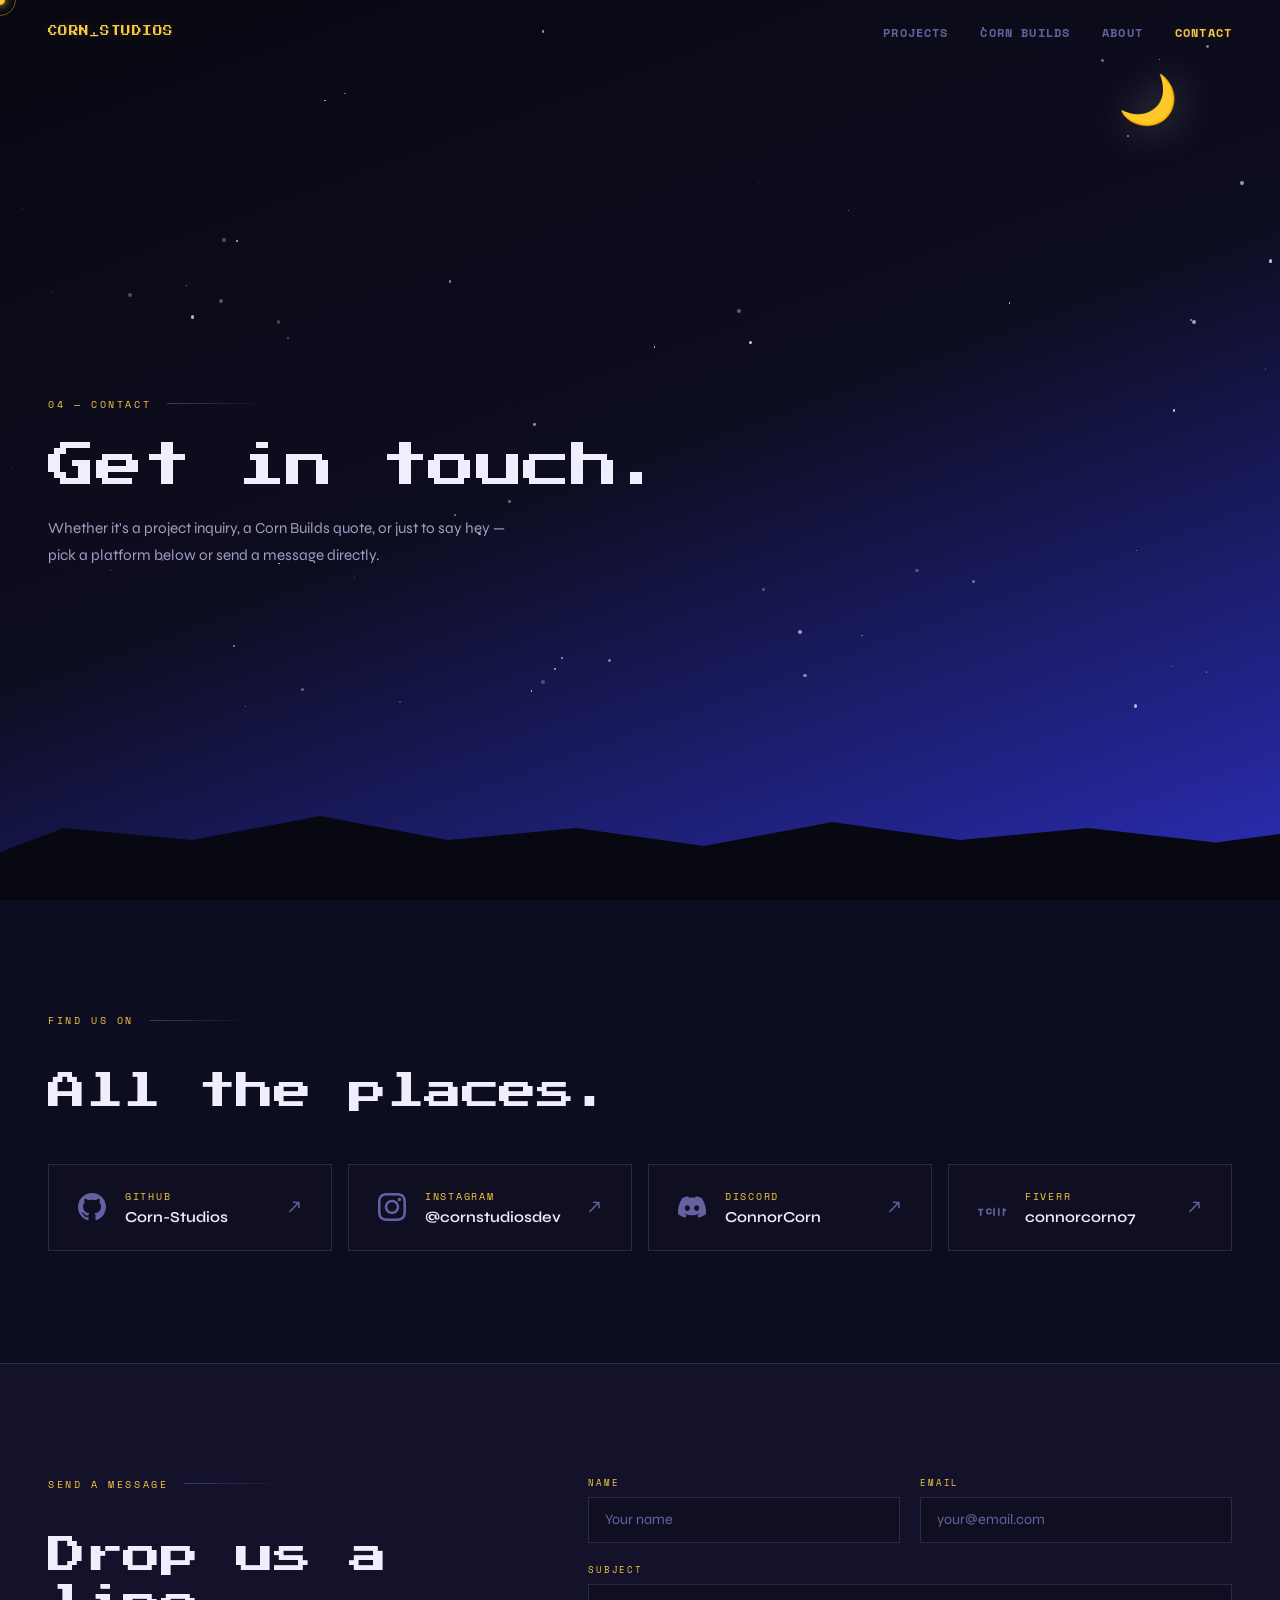
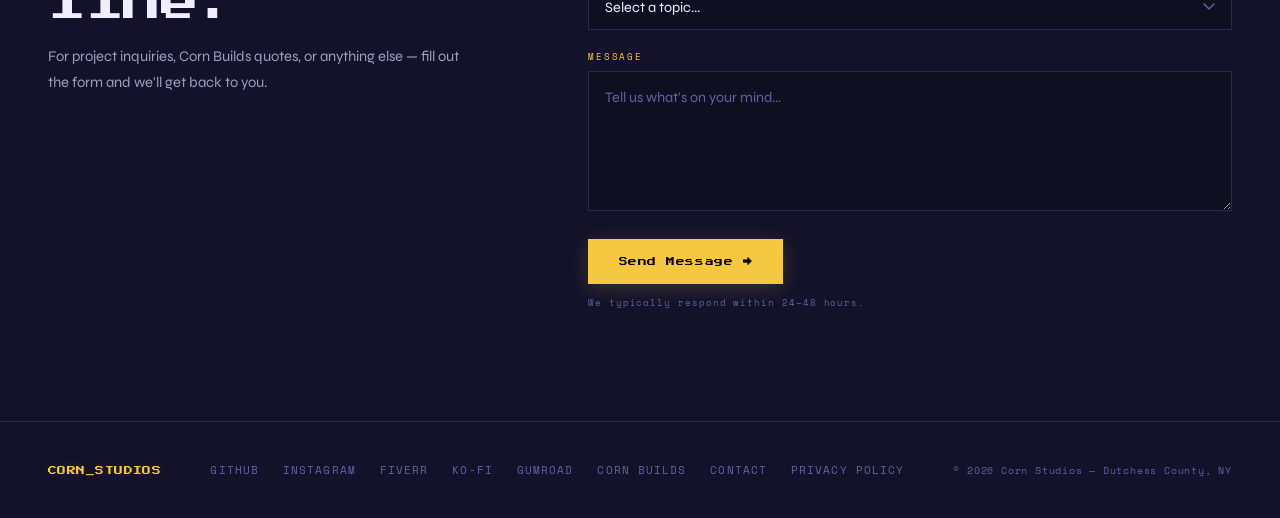
<file: contact.html>
<!DOCTYPE html>
<html lang="en">
<head>
  <meta charset="UTF-8" />
  <meta name="viewport" content="width=device-width, initial-scale=1.0" />
  <title>Contact — Corn Studios</title>
  <link rel="preconnect" href="https://fonts.googleapis.com" />
  <link href="https://fonts.googleapis.com/css2?family=Press+Start+2P&family=Space+Mono:wght@400;700&family=Syne:wght@400;600;800&display=swap" rel="stylesheet" />
  <link rel="icon" href="favicon.svg" type="image/svg+xml" />
  <link rel="stylesheet" href="css/base.css" />
  <link rel="stylesheet" href="css/nav.css" />
  <link rel="stylesheet" href="css/animations.css" />
  <link rel="stylesheet" href="css/pages/contact.css" />
</head>
<body data-page="contact">
  <div class="page-transition" id="pageTransition"></div>
  <div class="mobile-nav-overlay" id="mobileNavOverlay"></div>

  <button class="hamburger" id="hamburger" aria-label="Toggle menu">
    <span></span><span></span><span></span>
  </button>

  <div class="cursor" id="cursor"></div>
  <div class="cursor-ring" id="cursorRing"></div>

  <nav id="nav">
    <a href="index.html" class="nav-logo">CORN_STUDIOS</a>
    <ul class="nav-links">
      <li><a href="projects.html">Projects</a></li>
      <li><a href="builds.html">Corn Builds</a></li>
      <li><a href="about.html">About</a></li>
      <li><a href="contact.html" class="nav-active">Contact</a></li>
    </ul>
  </nav>

  <!-- HERO -->
  <section class="page-hero">
    <div class="hero-stars" id="heroStars"></div>
    <div class="hero-moon" style="top:8%;right:8%;font-size:3rem">🌙</div>
    <div style="position:relative;z-index:4;">
      <p class="section-label reveal" style="margin-bottom:1.5rem;">04 — Contact</p>
      <h1 class="section-title reveal" style="font-size:clamp(1.6rem,4vw,3rem);margin-bottom:1.2rem;">
        Get in touch.
      </h1>
      <p class="reveal" style="color:var(--text-dim);font-size:0.95rem;line-height:1.75;max-width:480px;margin-top:1rem;">
        Whether it's a project inquiry, a Corn Builds quote, or just to say hey — pick a platform below or send a message directly.
      </p>
    </div>
  </section>

  <!-- CONTACT LINKS -->
  <section style="background:var(--bg2);">
    <p class="section-label reveal">Find us on</p>
    <h2 class="section-title reveal">All the places.</h2>
    <div class="contact-links-grid" style="margin-top:3rem;">

      <a href="https://github.com/Corn-Studios" class="contact-link-card reveal" target="_blank">
        <span class="contact-link-icon">
          <svg width="28" height="28" viewBox="0 0 24 24" fill="currentColor"><path d="M12 0C5.37 0 0 5.37 0 12c0 5.31 3.435 9.795 8.205 11.385.6.105.825-.255.825-.57 0-.285-.015-1.23-.015-2.235-3.015.555-3.795-.735-4.035-1.41-.135-.345-.72-1.41-1.23-1.695-.42-.225-1.02-.78-.015-.795.945-.015 1.62.87 1.845 1.23 1.08 1.815 2.805 1.305 3.495.99.105-.78.42-1.305.765-1.605-2.67-.3-5.46-1.335-5.46-5.925 0-1.305.465-2.385 1.23-3.225-.12-.3-.54-1.53.12-3.18 0 0 1.005-.315 3.3 1.23.96-.27 1.98-.405 3-.405s2.04.135 3 .405c2.295-1.56 3.3-1.23 3.3-1.23.66 1.65.24 2.88.12 3.18.765.84 1.23 1.905 1.23 3.225 0 4.605-2.805 5.625-5.475 5.925.435.375.81 1.095.81 2.22 0 1.605-.015 2.895-.015 3.3 0 .315.225.69.825.57A12.02 12.02 0 0024 12c0-6.63-5.37-12-12-12z"/></svg>
        </span>
        <div class="contact-link-info">
          <p class="contact-link-platform">GitHub</p>
          <p class="contact-link-handle">Corn-Studios</p>
        </div>
        <span class="contact-link-arrow">↗</span>
      </a>

      <a href="https://instagram.com/cornstudiosdev" class="contact-link-card reveal" target="_blank">
        <span class="contact-link-icon">
          <svg width="28" height="28" viewBox="0 0 24 24" fill="currentColor"><path d="M12 2.163c3.204 0 3.584.012 4.85.07 3.252.148 4.771 1.691 4.919 4.919.058 1.265.069 1.645.069 4.849 0 3.205-.012 3.584-.069 4.849-.149 3.225-1.664 4.771-4.919 4.919-1.266.058-1.644.07-4.85.07-3.204 0-3.584-.012-4.849-.07-3.26-.149-4.771-1.699-4.919-4.92-.058-1.265-.07-1.644-.07-4.849 0-3.204.013-3.583.07-4.849.149-3.227 1.664-4.771 4.919-4.919 1.266-.057 1.645-.069 4.849-.069zm0-2.163c-3.259 0-3.667.014-4.947.072-4.358.2-6.78 2.618-6.98 6.98-.059 1.281-.073 1.689-.073 4.948 0 3.259.014 3.668.072 4.948.2 4.358 2.618 6.78 6.98 6.98 1.281.058 1.689.072 4.948.072 3.259 0 3.668-.014 4.948-.072 4.354-.2 6.782-2.618 6.979-6.98.059-1.28.073-1.689.073-4.948 0-3.259-.014-3.667-.072-4.947-.196-4.354-2.617-6.78-6.979-6.98-1.281-.059-1.69-.073-4.949-.073zm0 5.838c-3.403 0-6.162 2.759-6.162 6.162s2.759 6.163 6.162 6.163 6.162-2.759 6.162-6.163c0-3.403-2.759-6.162-6.162-6.162zm0 10.162c-2.209 0-4-1.79-4-4 0-2.209 1.791-4 4-4s4 1.791 4 4c0 2.21-1.791 4-4 4zm6.406-11.845c-.796 0-1.441.645-1.441 1.44s.645 1.44 1.441 1.44c.795 0 1.439-.645 1.439-1.44s-.644-1.44-1.439-1.44z"/></svg>
        </span>
        <div class="contact-link-info">
          <p class="contact-link-platform">Instagram</p>
          <p class="contact-link-handle">@cornstudiosdev</p>
        </div>
        <span class="contact-link-arrow">↗</span>
      </a>

      <a href="https://discord.com/users/ConnorCorn" class="contact-link-card reveal" target="_blank">
        <span class="contact-link-icon">
          <svg width="28" height="28" viewBox="0 0 24 24" fill="currentColor"><path d="M20.317 4.37a19.791 19.791 0 0 0-4.885-1.515.074.074 0 0 0-.079.037c-.21.375-.444.864-.608 1.25a18.27 18.27 0 0 0-5.487 0 12.64 12.64 0 0 0-.617-1.25.077.077 0 0 0-.079-.037A19.736 19.736 0 0 0 3.677 4.37a.07.07 0 0 0-.032.027C.533 9.046-.32 13.58.099 18.057c.002.022.015.043.033.055a19.9 19.9 0 0 0 5.993 3.03.078.078 0 0 0 .084-.028c.462-.63.874-1.295 1.226-1.994a.076.076 0 0 0-.041-.106 13.107 13.107 0 0 1-1.872-.892.077.077 0 0 1-.008-.128 10.2 10.2 0 0 0 .372-.292.074.074 0 0 1 .077-.01c3.928 1.793 8.18 1.793 12.062 0a.074.074 0 0 1 .078.01c.12.098.246.198.373.292a.077.077 0 0 1-.006.127 12.299 12.299 0 0 1-1.873.892.077.077 0 0 0-.041.107c.36.698.772 1.362 1.225 1.993a.076.076 0 0 0 .084.028 19.839 19.839 0 0 0 6.002-3.03.077.077 0 0 0 .032-.054c.5-5.177-.838-9.674-3.549-13.66a.061.061 0 0 0-.031-.03zM8.02 15.33c-1.183 0-2.157-1.085-2.157-2.419 0-1.333.956-2.419 2.157-2.419 1.21 0 2.176 1.096 2.157 2.42 0 1.333-.956 2.418-2.157 2.418zm7.975 0c-1.183 0-2.157-1.085-2.157-2.419 0-1.333.955-2.419 2.157-2.419 1.21 0 2.176 1.096 2.157 2.42 0 1.333-.946 2.418-2.157 2.418z"/></svg>
        </span>
        <div class="contact-link-info">
          <p class="contact-link-platform">Discord</p>
          <p class="contact-link-handle">ConnorCorn</p>
        </div>
        <span class="contact-link-arrow">↗</span>
      </a>

      <a href="https://www.fiverr.com/connorcorn07?public_mode=true" class="contact-link-card reveal" target="_blank">
        <span class="contact-link-icon">
          <svg width="28" height="28" viewBox="0 0 24 24" fill="currentColor"><path d="M23.004 15.588a.995.995 0 1 0 .002-1.99.995.995 0 0 0-.002 1.99zm-.996-3.705h-1.40c.07-.37.20-.56.512-.56.37 0 .56.19.562.56h.326zm-3.417 0h-1.402c.07-.37.20-.56.512-.56.37 0 .56.19.562.56h.328zm-3.42 0H13.77c.07-.37.20-.56.512-.56.37 0 .56.19.562.56h.328zM9.53 17.21c-.83 0-1.26-.52-1.26-1.43 0-.91.43-1.43 1.26-1.43.56 0 .98.32 1.13.85h1.46c-.22-1.33-1.25-2.17-2.59-2.17-1.64 0-2.7 1.08-2.7 2.75s1.06 2.75 2.7 2.75c1.34 0 2.37-.84 2.59-2.17H10.66c-.15.53-.57.85-1.13.85zm4.94-4.17h-1.44v6.5h1.44v-6.5zm4.06 0h-1.44v6.5h1.44v-6.5zm4.07 0h-1.44v6.5h1.44v-6.5zM0 13.56v1.31h1.55v4.67H3.1v-4.67h1.55v-1.31H0z"/></svg>
        </span>
        <div class="contact-link-info">
          <p class="contact-link-platform">Fiverr</p>
          <p class="contact-link-handle">connorcorn07</p>
        </div>
        <span class="contact-link-arrow">↗</span>
      </a>

    </div>
  </section>

  <!-- CONTACT FORM -->
  <section style="background:var(--surface);border-top:1px solid var(--border);">
    <div class="contact-form-wrap">
      <div class="contact-form-header">
        <p class="section-label reveal">Send a message</p>
        <h2 class="section-title reveal">Drop us a line.</h2>
        <p class="reveal" style="color:var(--text-dim);font-size:0.92rem;line-height:1.75;max-width:420px;margin-top:0.75rem;">
          For project inquiries, Corn Builds quotes, or anything else — fill out the form and we'll get back to you.
        </p>
      </div>

      <form
        class="contact-form reveal"
        action="https://formspree.io/f/mbdwkpww"
        method="POST"
        id="contactForm"
      >
        <div class="form-row">
          <div class="form-group">
            <label class="form-label" for="name">Name</label>
            <input class="form-input" type="text" id="name" name="name" placeholder="Your name" required />
          </div>
          <div class="form-group">
            <label class="form-label" for="email">Email</label>
            <input class="form-input" type="email" id="email" name="email" placeholder="your@email.com" required />
          </div>
        </div>
        <div class="form-group">
          <label class="form-label" for="subject">Subject</label>
          <select class="form-input form-select" id="subject" name="subject">
            <option value="">Select a topic...</option>
            <option value="project">Project inquiry</option>
            <option value="builds">Corn Builds quote</option>
            <option value="freelance">Freelance / Fiverr</option>
            <option value="other">Just saying hey</option>
          </select>
        </div>
        <div class="form-group">
          <label class="form-label" for="message">Message</label>
          <textarea class="form-input form-textarea" id="message" name="message" placeholder="Tell us what's on your mind..." required></textarea>
        </div>
        <button type="submit" class="btn btn-primary form-submit">Send Message →</button>
        <p class="form-note">We typically respond within 24–48 hours.</p>
      </form>
    </div>
  </section>

  <script src="javascript/cursor.js"></script>
  <script src="javascript/nav.js"></script>
  <script src="javascript/transitions.js"></script>
  <script src="javascript/footer.js"></script>
</body>
</html>
</file>
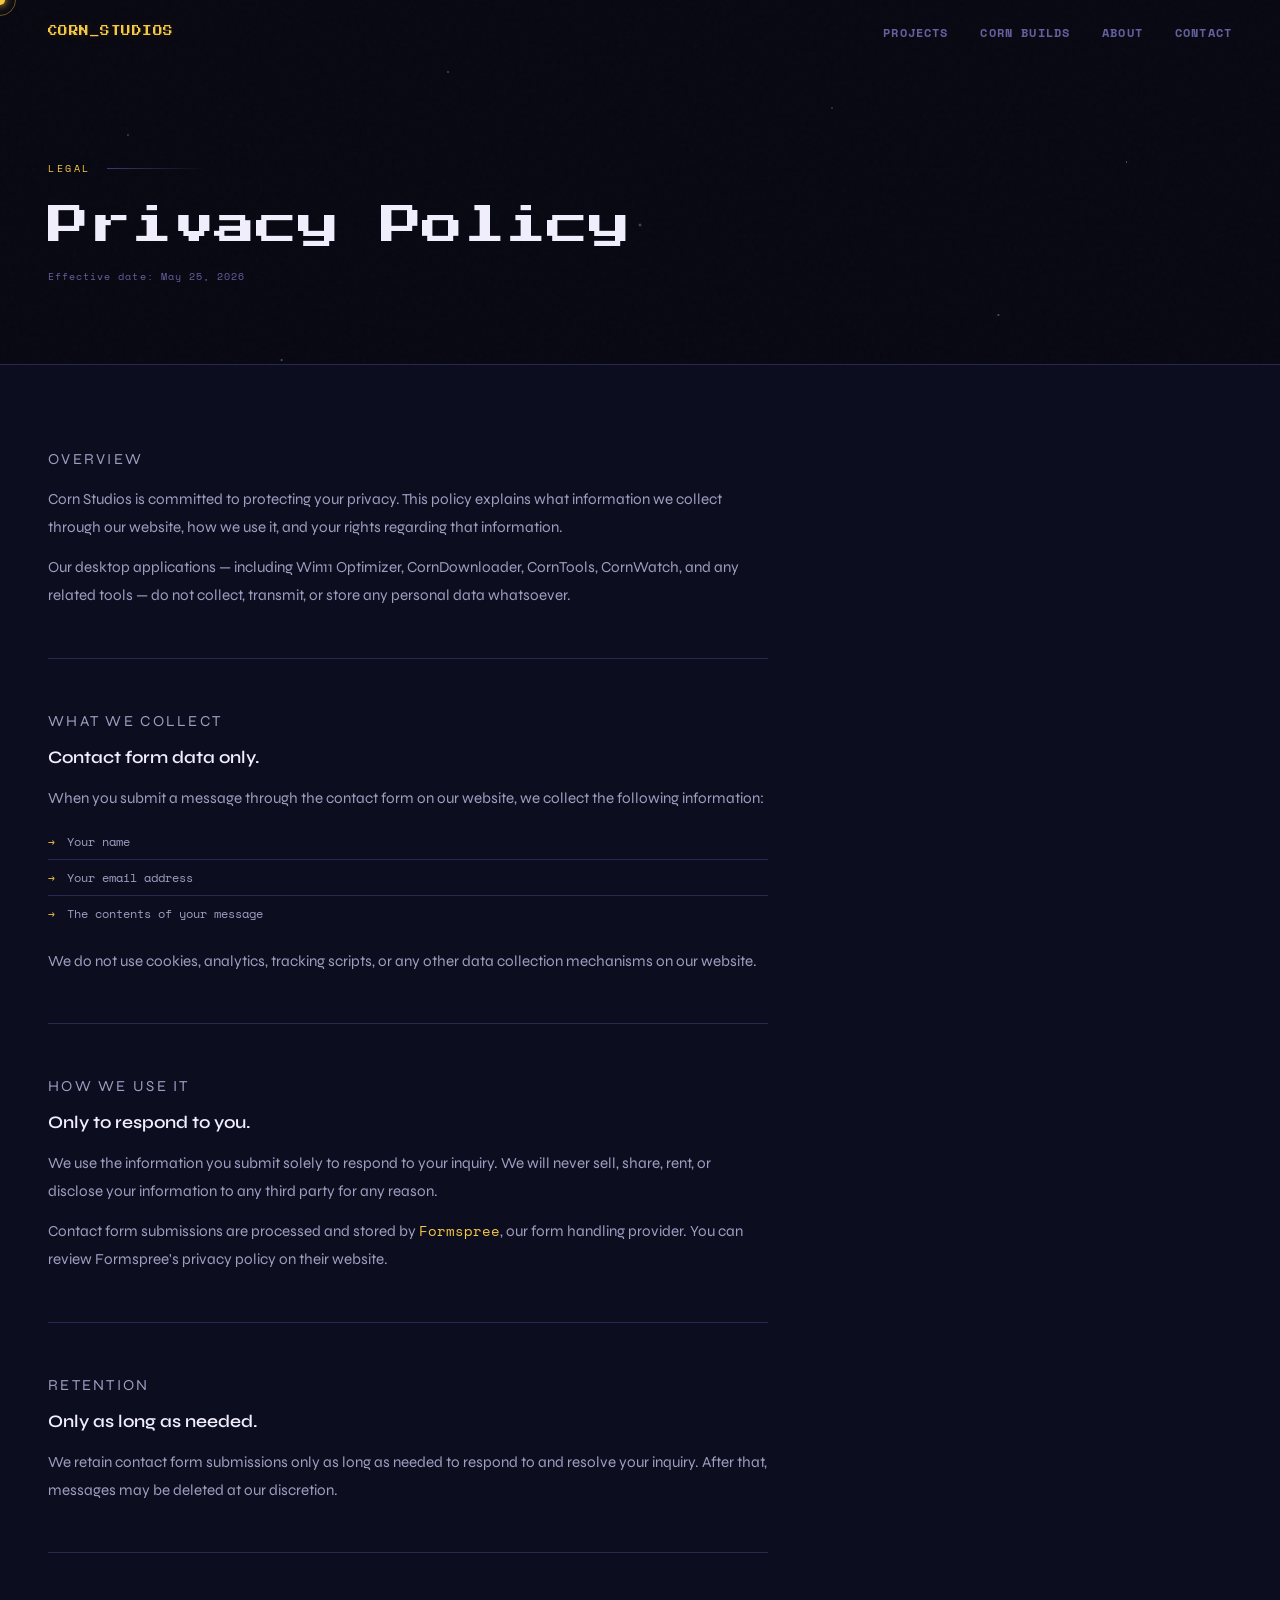
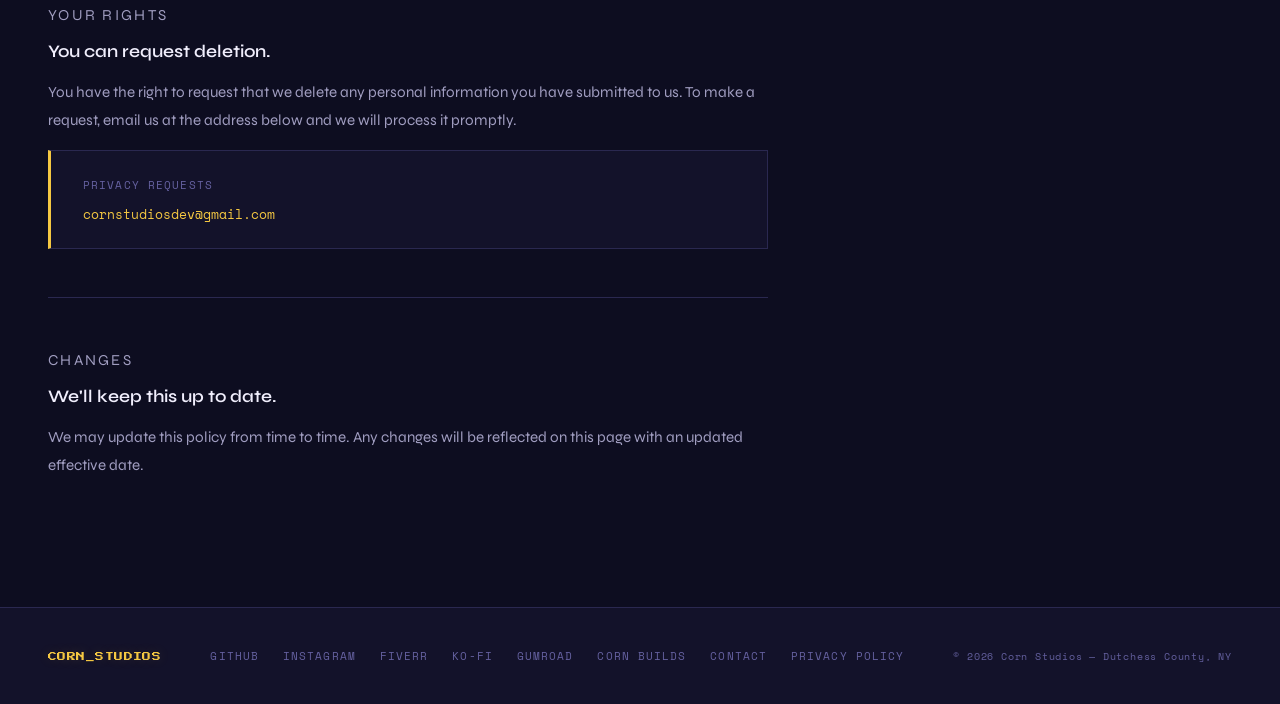
<file: privacy.html>
<!DOCTYPE html>
<html lang="en">
<head>
  <meta charset="UTF-8" />
  <meta name="viewport" content="width=device-width, initial-scale=1.0" />
  <title>Privacy Policy — Corn Studios</title>
  <link rel="preconnect" href="https://fonts.googleapis.com" />
  <link href="https://fonts.googleapis.com/css2?family=Press+Start+2P&family=Space+Mono:wght@400;700&family=Syne:wght@400;600;800&display=swap" rel="stylesheet" />
  <link rel="icon" href="favicon.svg" type="image/svg+xml" />
  <link rel="stylesheet" href="css/base.css" />
  <link rel="stylesheet" href="css/nav.css" />
  <link rel="stylesheet" href="css/animations.css" />
  <style>
    .privacy-hero {
      padding: 10rem 3rem 5rem;
      max-width: 780px;
      position: relative;
      z-index: 2;
    }
    .privacy-body {
      background: var(--bg2);
      border-top: 1px solid var(--border);
      padding: 5rem 3rem;
    }
    .privacy-inner {
      max-width: 720px;
    }
    .privacy-section {
      margin-bottom: 3rem;
    }
    .privacy-section-label {
      font-family: var(--font-mono);
      font-size: 0.62rem;
      color: var(--accent);
      letter-spacing: 0.15em;
      text-transform: uppercase;
      margin-bottom: 0.75rem;
    }
    .privacy-section h2 {
      font-family: var(--font-body);
      font-size: 1.1rem;
      font-weight: 600;
      color: var(--text);
      margin-bottom: 1rem;
    }
    .privacy-section p {
      font-family: var(--font-body);
      font-size: 0.95rem;
      color: var(--text-dim);
      line-height: 1.85;
      margin-bottom: 0.75rem;
    }
    .privacy-section p:last-child { margin-bottom: 0; }
    .privacy-section ul {
      list-style: none;
      padding: 0;
      margin: 0.5rem 0;
    }
    .privacy-section ul li {
      font-family: var(--font-mono);
      font-size: 0.78rem;
      color: var(--text-dim);
      padding: 0.5rem 0;
      border-bottom: 1px solid var(--border);
      display: flex;
      align-items: center;
      gap: 0.75rem;
    }
    .privacy-section ul li::before {
      content: '→';
      color: var(--accent);
      font-size: 0.7rem;
      flex-shrink: 0;
    }
    .privacy-section ul li:last-child { border-bottom: none; }
    .privacy-divider {
      border: none;
      border-top: 1px solid var(--border);
      margin: 3rem 0;
    }
    .privacy-contact-box {
      background: var(--surface);
      border: 1px solid var(--border);
      border-left: 3px solid var(--accent);
      padding: 1.5rem 2rem;
      margin-top: 1rem;
    }
    .privacy-contact-box p {
      margin-bottom: 0.4rem !important;
    }
    .privacy-contact-box a {
      color: var(--accent);
      text-decoration: none;
      font-family: var(--font-mono);
      font-size: 0.82rem;
    }
    .privacy-contact-box a:hover { text-decoration: underline; }
    .effective-date {
      font-family: var(--font-mono);
      font-size: 0.65rem;
      color: var(--muted);
      letter-spacing: 0.1em;
      margin-top: 0.5rem;
    }
    @media (max-width: 768px) {
      .privacy-hero { padding: 8rem 1.5rem 3rem; }
      .privacy-body { padding: 3rem 1.5rem; }
    }
  </style>
</head>
<body data-page="privacy">
  <div class="page-transition" id="pageTransition"></div>
  <div class="mobile-nav-overlay" id="mobileNavOverlay"></div>

  <button class="hamburger" id="hamburger" aria-label="Toggle menu">
    <span></span><span></span><span></span>
  </button>

  <div class="cursor" id="cursor"></div>
  <div class="cursor-ring" id="cursorRing"></div>

  <nav id="nav">
    <a href="index.html" class="nav-logo">CORN_STUDIOS</a>
    <ul class="nav-links">
      <li><a href="projects.html">Projects</a></li>
      <li><a href="builds.html">Corn Builds</a></li>
      <li><a href="about.html">About</a></li>
      <li><a href="contact.html">Contact</a></li>
    </ul>
  </nav>

  <!-- HERO -->
  <section class="privacy-hero">
    <p class="section-label reveal" style="margin-bottom:1.5rem;">Legal</p>
    <h1 class="section-title reveal" style="font-size:clamp(1.4rem,3.5vw,2.6rem);margin-bottom:1rem;">
      Privacy Policy
    </h1>
    <p class="effective-date reveal">Effective date: May 25, 2026</p>
  </section>

  <!-- BODY -->
  <section class="privacy-body">
    <div class="privacy-inner">

      <div class="privacy-section reveal">
        <p class="privacy-section-label">Overview</p>
        <p>Corn Studios is committed to protecting your privacy. This policy explains what information we collect through our website, how we use it, and your rights regarding that information.</p>
        <p>Our desktop applications — including Win11 Optimizer, CornDownloader, CornTools, CornWatch, and any related tools — do not collect, transmit, or store any personal data whatsoever.</p>
      </div>

      <hr class="privacy-divider" />

      <div class="privacy-section reveal">
        <p class="privacy-section-label">What we collect</p>
        <h2>Contact form data only.</h2>
        <p>When you submit a message through the contact form on our website, we collect the following information:</p>
        <ul>
          <li>Your name</li>
          <li>Your email address</li>
          <li>The contents of your message</li>
        </ul>
        <p style="margin-top:1rem;">We do not use cookies, analytics, tracking scripts, or any other data collection mechanisms on our website.</p>
      </div>

      <hr class="privacy-divider" />

      <div class="privacy-section reveal">
        <p class="privacy-section-label">How we use it</p>
        <h2>Only to respond to you.</h2>
        <p>We use the information you submit solely to respond to your inquiry. We will never sell, share, rent, or disclose your information to any third party for any reason.</p>
        <p>Contact form submissions are processed and stored by <a href="https://formspree.io/legal/privacy-policy/" target="_blank" style="color:var(--accent);text-decoration:none;font-family:var(--font-mono);font-size:0.88rem;">Formspree</a>, our form handling provider. You can review Formspree's privacy policy on their website.</p>
      </div>

      <hr class="privacy-divider" />

      <div class="privacy-section reveal">
        <p class="privacy-section-label">Retention</p>
        <h2>Only as long as needed.</h2>
        <p>We retain contact form submissions only as long as needed to respond to and resolve your inquiry. After that, messages may be deleted at our discretion.</p>
      </div>

      <hr class="privacy-divider" />

      <div class="privacy-section reveal">
        <p class="privacy-section-label">Your rights</p>
        <h2>You can request deletion.</h2>
        <p>You have the right to request that we delete any personal information you have submitted to us. To make a request, email us at the address below and we will process it promptly.</p>
        <div class="privacy-contact-box">
          <p style="font-family:var(--font-mono);font-size:0.7rem;color:var(--muted);letter-spacing:0.1em;text-transform:uppercase;margin-bottom:0.5rem !important;">Privacy requests</p>
          <a href="mailto:cornstudiosdev@gmail.com">cornstudiosdev@gmail.com</a>
        </div>
      </div>

      <hr class="privacy-divider" />

      <div class="privacy-section reveal">
        <p class="privacy-section-label">Changes</p>
        <h2>We'll keep this up to date.</h2>
        <p>We may update this policy from time to time. Any changes will be reflected on this page with an updated effective date.</p>
      </div>

    </div>
  </section>

  <script src="javascript/cursor.js"></script>
  <script src="javascript/nav.js"></script>
  <script src="javascript/transitions.js"></script>
  <script src="javascript/footer.js"></script>
</body>
</html>
</file>
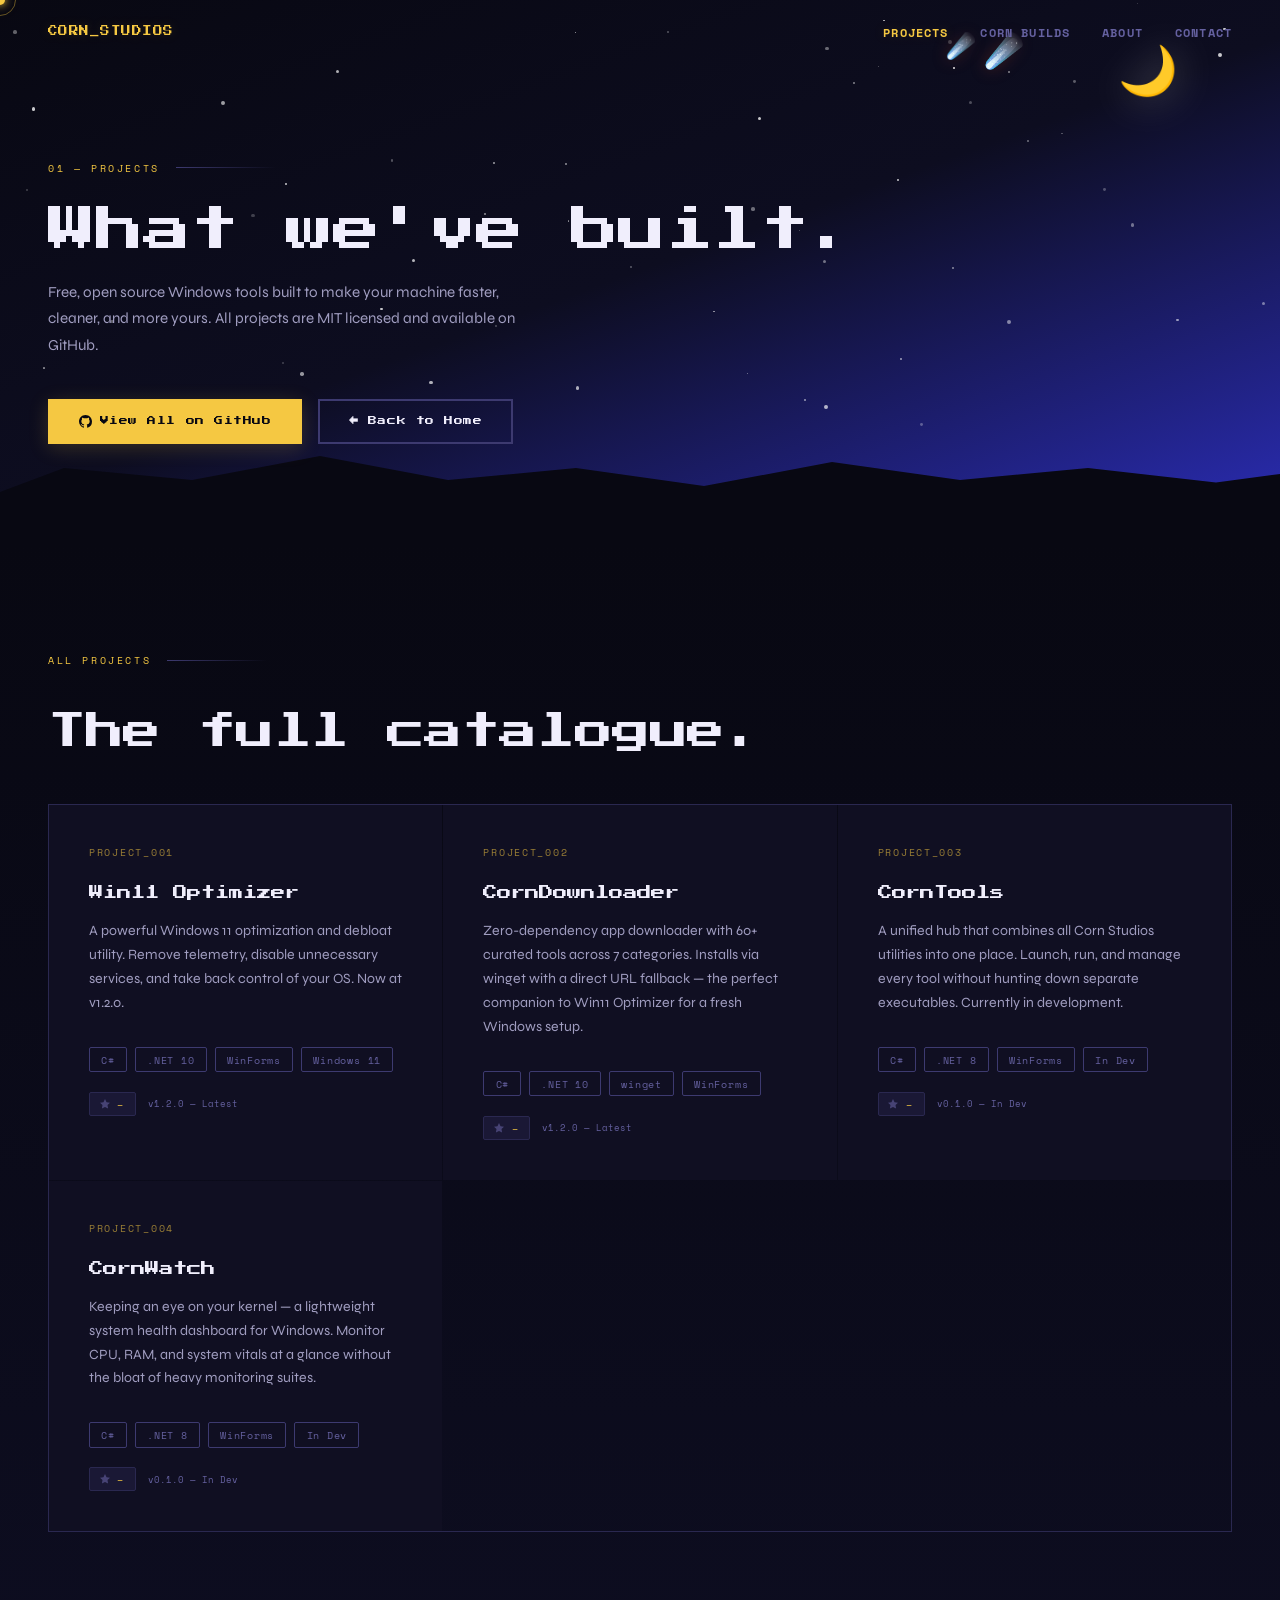
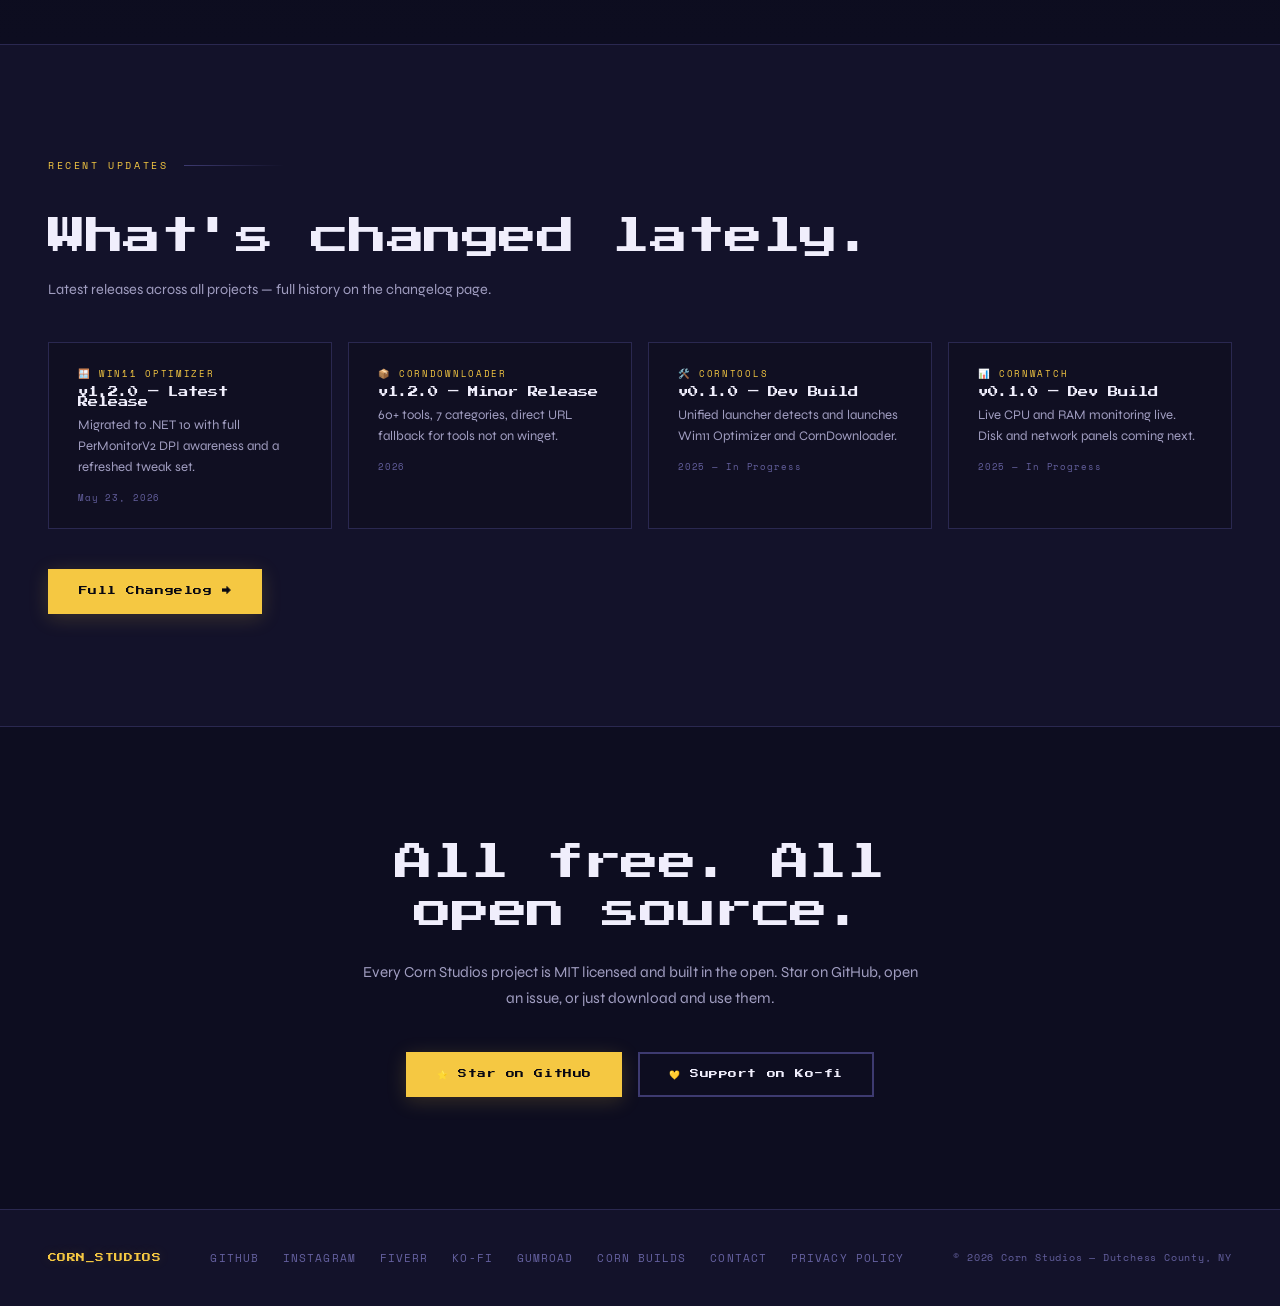
<file: projects.html>
<!DOCTYPE html>
<html lang="en">
<head>
  <meta charset="UTF-8" />
  <meta name="viewport" content="width=device-width, initial-scale=1.0" />
  <title>Projects — Corn Studios</title>
  <link rel="preconnect" href="https://fonts.googleapis.com" />
  <link href="https://fonts.googleapis.com/css2?family=Press+Start+2P&family=Space+Mono:wght@400;700&family=Syne:wght@400;600;800&display=swap" rel="stylesheet" />
  <link rel="icon" href="favicon.svg" type="image/svg+xml" />
  <link rel="stylesheet" href="css/base.css" />
  <link rel="stylesheet" href="css/nav.css" />
  <link rel="stylesheet" href="css/animations.css" />
  <link rel="stylesheet" href="css/components.css" />
  <link rel="stylesheet" href="css/pages/projects.css" />
  <link rel="stylesheet" href="css/pages/changelog.css" />
</head>
<body data-page="projects">
  <div class="page-transition" id="pageTransition"></div>
  <div class="mobile-nav-overlay" id="mobileNavOverlay"></div>
  <button class="hamburger" id="hamburger" aria-label="Toggle menu">
    <span></span><span></span><span></span>
  </button>
  <div class="cursor" id="cursor"></div>
  <div class="cursor-ring" id="cursorRing"></div>

  <nav id="nav">
    <a href="index.html" class="nav-logo">CORN_STUDIOS</a>
    <ul class="nav-links">
      <li><a href="projects.html" class="nav-active">Projects</a></li>
      <li><a href="builds.html">Corn Builds</a></li>
      <li><a href="about.html">About</a></li>
      <li><a href="contact.html">Contact</a></li>
    </ul>
  </nav>

  <section class="page-hero">
    <div class="hero-stars" id="heroStars"></div>
    <div class="hero-moon" style="top:8%;right:8%;font-size:3rem">🌙</div>
    <div class="hero-meteors" style="top:6%;right:20%">
      <span class="meteor-emoji" style="font-size:1.5rem">☄️</span>
      <span class="meteor-emoji" style="font-size:2rem;animation-delay:0.5s">☄️</span>
    </div>
    <div style="position:relative;z-index:4;">
      <p class="section-label reveal" style="margin-bottom:1.5rem;">01 — Projects</p>
      <h1 class="section-title reveal" style="font-size:clamp(1.6rem,4vw,3rem);margin-bottom:1.2rem;">
        What we've built.
      </h1>
      <p class="reveal" style="color:var(--text-dim);font-size:0.95rem;line-height:1.75;max-width:480px;margin-top:1rem;">
        Free, open source Windows tools built to make your machine faster, cleaner, and more yours. All projects are MIT licensed and available on GitHub.
      </p>
      <div style="margin-top:2.5rem;display:flex;gap:1rem;flex-wrap:wrap;" class="reveal">
        <a href="https://github.com/Corn-Studios" class="btn btn-primary" target="_blank">
          <svg width="13" height="13" viewBox="0 0 24 24" fill="currentColor"><path d="M12 0C5.37 0 0 5.37 0 12c0 5.31 3.435 9.795 8.205 11.385.6.105.825-.255.825-.57 0-.285-.015-1.23-.015-2.235-3.015.555-3.795-.735-4.035-1.41-.135-.345-.72-1.41-1.23-1.695-.42-.225-1.02-.78-.015-.795.945-.015 1.62.87 1.845 1.23 1.08 1.815 2.805 1.305 3.495.99.105-.78.42-1.305.765-1.605-2.67-.3-5.46-1.335-5.46-5.925 0-1.305.465-2.385 1.23-3.225-.12-.3-.54-1.53.12-3.18 0 0 1.005-.315 3.3 1.23.96-.27 1.98-.405 3-.405s2.04.135 3 .405c2.295-1.56 3.3-1.23 3.3-1.23.66 1.65.24 2.88.12 3.18.765.84 1.23 1.905 1.23 3.225 0 4.605-2.805 5.625-5.475 5.925.435.375.81 1.095.81 2.22 0 1.605-.015 2.895-.015 3.3 0 .315.225.69.825.57A12.02 12.02 0 0024 12c0-6.63-5.37-12-12-12z"/></svg>
          View All on GitHub
        </a>
        <a href="index.html" class="btn btn-ghost">← Back to Home</a>
      </div>
    </div>
  </section>

  <!-- PROJECT CARDS with star widgets -->
  <section style="background:linear-gradient(180deg,var(--bg) 0%,var(--bg2) 100%);">
    <p class="section-label reveal">All Projects</p>
    <h2 class="section-title reveal">The full catalogue.</h2>
    <div class="projects-grid" style="margin-top:3rem;">

      <a href="https://github.com/Corn-Studios/win11op" class="project-card reveal" target="_blank" data-repo="win11op">
        <p class="project-num">PROJECT_001</p>
        <h3 class="project-name">Win11 Optimizer</h3>
        <p class="project-desc">A powerful Windows 11 optimization and debloat utility. Remove telemetry, disable unnecessary services, and take back control of your OS. Now at v1.2.0.</p>
        <div class="project-tags">
          <span class="tag">C#</span><span class="tag">.NET 10</span><span class="tag">WinForms</span><span class="tag">Windows 11</span>
        </div>
        <div style="margin-top:1.2rem;display:flex;align-items:center;gap:0.75rem;">
          <span class="star-widget">
            <svg width="12" height="12" viewBox="0 0 24 24" fill="currentColor"><path d="M12 2l3.09 6.26L22 9.27l-5 4.87 1.18 6.88L12 17.77l-6.18 3.25L7 14.14 2 9.27l6.91-1.01L12 2z"/></svg>
            <span class="star-count">–</span>
          </span>
          <span style="font-family:var(--font-mono);font-size:0.58rem;color:var(--muted);">v1.2.0 — Latest</span>
        </div>
        <span class="project-arrow">↗</span>
      </a>

      <a href="https://github.com/Corn-Studios/CornDownloader" class="project-card reveal" target="_blank" data-repo="CornDownloader">
        <p class="project-num">PROJECT_002</p>
        <h3 class="project-name">CornDownloader</h3>
        <p class="project-desc">Zero-dependency app downloader with 60+ curated tools across 7 categories. Installs via winget with a direct URL fallback — the perfect companion to Win11 Optimizer for a fresh Windows setup.</p>
        <div class="project-tags">
          <span class="tag">C#</span><span class="tag">.NET 10</span><span class="tag">winget</span><span class="tag">WinForms</span>
        </div>
        <div style="margin-top:1.2rem;display:flex;align-items:center;gap:0.75rem;">
          <span class="star-widget">
            <svg width="12" height="12" viewBox="0 0 24 24" fill="currentColor"><path d="M12 2l3.09 6.26L22 9.27l-5 4.87 1.18 6.88L12 17.77l-6.18 3.25L7 14.14 2 9.27l6.91-1.01L12 2z"/></svg>
            <span class="star-count">–</span>
          </span>
          <span style="font-family:var(--font-mono);font-size:0.58rem;color:var(--muted);">v1.2.0 — Latest</span>
        </div>
        <span class="project-arrow">↗</span>
      </a>

      <a href="https://github.com/Corn-Studios/CornTools" class="project-card reveal" target="_blank" data-repo="CornTools">
        <p class="project-num">PROJECT_003</p>
        <h3 class="project-name">CornTools</h3>
        <p class="project-desc">A unified hub that combines all Corn Studios utilities into one place. Launch, run, and manage every tool without hunting down separate executables. Currently in development.</p>
        <div class="project-tags">
          <span class="tag">C#</span><span class="tag">.NET 8</span><span class="tag">WinForms</span><span class="tag">In Dev</span>
        </div>
        <div style="margin-top:1.2rem;display:flex;align-items:center;gap:0.75rem;">
          <span class="star-widget">
            <svg width="12" height="12" viewBox="0 0 24 24" fill="currentColor"><path d="M12 2l3.09 6.26L22 9.27l-5 4.87 1.18 6.88L12 17.77l-6.18 3.25L7 14.14 2 9.27l6.91-1.01L12 2z"/></svg>
            <span class="star-count">–</span>
          </span>
          <span style="font-family:var(--font-mono);font-size:0.58rem;color:var(--muted);">v0.1.0 — In Dev</span>
        </div>
        <span class="project-arrow">↗</span>
      </a>

      <a href="https://github.com/Corn-Studios/CornWatch" class="project-card reveal" target="_blank" data-repo="CornWatch">
        <p class="project-num">PROJECT_004</p>
        <h3 class="project-name">CornWatch</h3>
        <p class="project-desc">Keeping an eye on your kernel — a lightweight system health dashboard for Windows. Monitor CPU, RAM, and system vitals at a glance without the bloat of heavy monitoring suites.</p>
        <div class="project-tags">
          <span class="tag">C#</span><span class="tag">.NET 8</span><span class="tag">WinForms</span><span class="tag">In Dev</span>
        </div>
        <div style="margin-top:1.2rem;display:flex;align-items:center;gap:0.75rem;">
          <span class="star-widget">
            <svg width="12" height="12" viewBox="0 0 24 24" fill="currentColor"><path d="M12 2l3.09 6.26L22 9.27l-5 4.87 1.18 6.88L12 17.77l-6.18 3.25L7 14.14 2 9.27l6.91-1.01L12 2z"/></svg>
            <span class="star-count">–</span>
          </span>
          <span style="font-family:var(--font-mono);font-size:0.58rem;color:var(--muted);">v0.1.0 — In Dev</span>
        </div>
        <span class="project-arrow">↗</span>
      </a>

    </div>
  </section>

  <!-- CHANGELOG TEASER -->
  <section style="background:var(--surface);border-top:1px solid var(--border);">
    <p class="section-label reveal">Recent Updates</p>
    <h2 class="section-title reveal">What's changed lately.</h2>
    <p class="reveal" style="color:var(--text-dim);font-size:0.9rem;line-height:1.75;max-width:500px;margin-top:0.5rem;">
      Latest releases across all projects — full history on the changelog page.
    </p>
    <div class="changelog-teaser-grid">
      <a href="changelog.html" class="changelog-teaser-card reveal" style="text-decoration:none;color:inherit;">
        <p class="changelog-teaser-project">🪟 Win11 Optimizer</p>
        <p class="changelog-teaser-version">v1.2.0 — Latest Release</p>
        <p class="changelog-teaser-note">Migrated to .NET 10 with full PerMonitorV2 DPI awareness and a refreshed tweak set.</p>
        <p class="changelog-teaser-date">May 23, 2026</p>
      </a>
      <a href="changelog.html" class="changelog-teaser-card reveal" style="text-decoration:none;color:inherit;">
        <p class="changelog-teaser-project">📦 CornDownloader</p>
        <p class="changelog-teaser-version">v1.2.0 — Minor Release</p>
        <p class="changelog-teaser-note">60+ tools, 7 categories, direct URL fallback for tools not on winget.</p>
        <p class="changelog-teaser-date">2026</p>
      </a>
      <a href="changelog.html" class="changelog-teaser-card reveal" style="text-decoration:none;color:inherit;">
        <p class="changelog-teaser-project">🛠️ CornTools</p>
        <p class="changelog-teaser-version">v0.1.0 — Dev Build</p>
        <p class="changelog-teaser-note">Unified launcher detects and launches Win11 Optimizer and CornDownloader.</p>
        <p class="changelog-teaser-date">2025 — In Progress</p>
      </a>
      <a href="changelog.html" class="changelog-teaser-card reveal" style="text-decoration:none;color:inherit;">
        <p class="changelog-teaser-project">📊 CornWatch</p>
        <p class="changelog-teaser-version">v0.1.0 — Dev Build</p>
        <p class="changelog-teaser-note">Live CPU and RAM monitoring live. Disk and network panels coming next.</p>
        <p class="changelog-teaser-date">2025 — In Progress</p>
      </a>
    </div>
    <div style="margin-top:2.5rem;" class="reveal">
      <a href="changelog.html" class="btn btn-primary">Full Changelog →</a>
    </div>
  </section>

  <!-- CTA -->
  <section style="background:var(--bg2);border-top:1px solid var(--border);text-align:center;">
    <div style="max-width:560px;margin:0 auto;">
      <h2 class="section-title reveal">All free. All open source.</h2>
      <p class="reveal" style="color:var(--text-dim);font-size:0.95rem;line-height:1.75;margin:1.5rem 0 2.5rem;">
        Every Corn Studios project is MIT licensed and built in the open. Star on GitHub, open an issue, or just download and use them.
      </p>
      <div class="reveal" style="display:flex;gap:1rem;justify-content:center;flex-wrap:wrap;">
        <a href="https://github.com/Corn-Studios" class="btn btn-primary" target="_blank">⭐ Star on GitHub</a>
        <a href="https://ko-fi.com/cornstudiosdev" class="btn btn-ghost" target="_blank">💛 Support on Ko-fi</a>
      </div>
    </div>
  </section>

  <script src="javascript/cursor.js"></script>
  <script src="javascript/nav.js"></script>
  <script src="javascript/transitions.js"></script>
  <script src="javascript/footer.js"></script>
  <script src="javascript/github-stars.js"></script>
</body>
</html>
</file>
<file: css/base.css>
@import url('https://fonts.googleapis.com/css2?family=Press+Start+2P&family=Syne:wght@400;600;800&family=Space+Mono:wght@400;700&display=swap');

:root {
  /* Core palette */
  --bg:          #080812;
  --bg2:         #0d0d20;
  --surface:     #13122a;
  --surface2:    #1a1835;
  --border:      #2a2850;
  --border2:     #3d3a70;

  /* Sky gradient colors */
  --sky-deep:    #2b2db8;
  --sky-mid:     #5b35d8;
  --sky-purple:  #7c3aed;
  --sky-warm:    #9b47e0;

  /* Accent — corn gold */
  --accent:      #f5c842;
  --accent-dim:  #c9991e;
  --accent-glow: rgba(245,200,66,0.18);

  /* Meteor accent */
  --meteor:      #f4511e;
  --meteor-glow: rgba(244,81,30,0.25);

  /* Corn green */
  --corn-green:  #4caf50;

  /* Text */
  --text:        #f0eefc;
  --text-dim:    #a09dc0;
  --muted:       #6561a0;
  --card:        #100f22;

  /* Font stacks */
  --font-display: 'Press Start 2P', monospace;
  --font-body:    'Syne', sans-serif;
  --font-mono:    'Space Mono', monospace;
}

*, *::before, *::after { box-sizing: border-box; margin: 0; padding: 0; }
html { scroll-behavior: smooth; }

body {
  background: var(--bg);
  color: var(--text);
  font-family: var(--font-body);
  overflow-x: hidden;
  cursor: none;
}

/* ─── STATIC STAR BACKGROUND ────────────────────────────────── */
body::after {
  content: '';
  position: fixed;
  inset: 0;
  background-image:
    radial-gradient(1px 1px at 10% 15%, rgba(255,255,255,0.8) 0%, transparent 100%),
    radial-gradient(1.5px 1.5px at 22% 40%, rgba(255,255,255,0.6) 0%, transparent 100%),
    radial-gradient(1px 1px at 35% 8%, rgba(255,255,255,0.9) 0%, transparent 100%),
    radial-gradient(2px 2px at 50% 25%, rgba(255,255,255,0.5) 0%, transparent 100%),
    radial-gradient(1px 1px at 65% 12%, rgba(255,255,255,0.7) 0%, transparent 100%),
    radial-gradient(1.5px 1.5px at 78% 35%, rgba(255,255,255,0.6) 0%, transparent 100%),
    radial-gradient(1px 1px at 88% 18%, rgba(255,255,255,0.8) 0%, transparent 100%),
    radial-gradient(1px 1px at 15% 60%, rgba(255,255,255,0.4) 0%, transparent 100%),
    radial-gradient(2px 2px at 42% 55%, rgba(255,255,255,0.5) 0%, transparent 100%),
    radial-gradient(1px 1px at 70% 48%, rgba(255,255,255,0.7) 0%, transparent 100%),
    radial-gradient(1px 1px at 92% 55%, rgba(255,255,255,0.5) 0%, transparent 100%),
    radial-gradient(1.5px 1.5px at 5% 80%, rgba(255,255,255,0.3) 0%, transparent 100%),
    radial-gradient(1px 1px at 30% 78%, rgba(255,255,255,0.4) 0%, transparent 100%),
    radial-gradient(1px 1px at 55% 70%, rgba(255,255,255,0.6) 0%, transparent 100%),
    radial-gradient(2px 2px at 82% 72%, rgba(255,255,255,0.4) 0%, transparent 100%),
    radial-gradient(1px 1px at 95% 82%, rgba(255,255,255,0.5) 0%, transparent 100%);
  pointer-events: none;
  z-index: 0;
  opacity: 0.7;
}

/* ─── NOISE GRAIN TEXTURE ─────────────────────────────────── */
body::before {
  content: '';
  position: fixed;
  inset: 0;
  background-image: url("data:image/svg+xml,%3Csvg viewBox='0 0 256 256' xmlns='http://www.w3.org/2000/svg'%3E%3Cfilter id='noise'%3E%3CfeTurbulence type='fractalNoise' baseFrequency='0.85' numOctaves='4' stitchTiles='stitch'/%3E%3C/filter%3E%3Crect width='100%25' height='100%25' filter='url(%23noise)' opacity='0.05'/%3E%3C/svg%3E");
  pointer-events: none;
  z-index: 1;
  opacity: 0.4;
}

/* ─── SECTIONS ─────────────────────────────────────────────── */
section {
  padding: 7rem 3rem;
  position: relative;
  z-index: 5;
}

.section-label {
  font-family: var(--font-mono);
  font-size: 0.65rem;
  color: var(--accent);
  letter-spacing: 0.25em;
  text-transform: uppercase;
  margin-bottom: 2.5rem;
  display: flex;
  align-items: center;
  gap: 1rem;
}
.section-label::after {
  content: '';
  flex: 1;
  height: 1px;
  background: linear-gradient(90deg, var(--border2), transparent);
  max-width: 100px;
}

.section-title {
  font-family: var(--font-display);
  font-size: clamp(1.4rem, 3.5vw, 2.4rem);
  font-weight: 400;
  line-height: 1.25;
  letter-spacing: -0.01em;
  margin-bottom: 1rem;
}

/* ─── SCROLL REVEAL ─────────────────────────────────────────── */
.reveal {
  opacity: 0;
  transform: translateY(28px);
  transition: opacity 0.7s ease, transform 0.7s ease;
}
.reveal.visible { opacity: 1; transform: none; }

/* ─── FOOTER ────────────────────────────────────────────────── */
footer {
  border-top: 1px solid var(--border);
  padding: 2.5rem 3rem;
  display: flex;
  justify-content: space-between;
  align-items: center;
  flex-wrap: wrap;
  gap: 1rem;
  background: var(--surface);
  position: relative;
  z-index: 5;
}
.footer-logo {
  font-family: var(--font-display);
  font-size: 0.55rem;
  color: var(--accent);
  letter-spacing: 0.05em;
  text-shadow: 0 0 12px var(--accent-glow);
}
.footer-links { display: flex; gap: 1.5rem; }
.footer-links a {
  font-family: var(--font-mono);
  font-size: 0.68rem;
  color: var(--muted);
  text-decoration: none;
  letter-spacing: 0.1em;
  text-transform: uppercase;
  transition: color 0.2s;
}
.footer-links a:hover { color: var(--accent); }
.footer-copy {
  font-family: var(--font-mono);
  font-size: 0.62rem;
  color: var(--muted);
  letter-spacing: 0.08em;
}

/* ─── BUTTONS ───────────────────────────────────────────────── */
.btn {
  display: inline-flex;
  align-items: center;
  gap: 0.5rem;
  padding: 0.9rem 1.8rem;
  font-family: var(--font-display);
  font-size: 0.55rem;
  font-weight: 400;
  text-decoration: none;
  transition: all 0.2s;
  letter-spacing: 0.06em;
  cursor: none;
  line-height: 1.4;
}
.btn-primary {
  background: var(--accent);
  color: #080812;
  border: 2px solid var(--accent);
  box-shadow: 0 4px 20px var(--accent-glow);
}
.btn-primary:hover {
  background: transparent;
  color: var(--accent);
  transform: translateY(-2px);
  box-shadow: 0 8px 32px var(--accent-glow);
}
.btn-ghost {
  background: transparent;
  color: var(--text);
  border: 2px solid var(--border2);
}
.btn-ghost:hover {
  border-color: var(--accent);
  color: var(--accent);
  transform: translateY(-2px);
  box-shadow: 0 4px 16px var(--accent-glow);
}
.btn-meteor {
  background: var(--meteor);
  color: #fff;
  border: 2px solid var(--meteor);
  box-shadow: 0 4px 20px var(--meteor-glow);
}
.btn-meteor:hover {
  background: transparent;
  color: var(--meteor);
  transform: translateY(-2px);
}

/* ─── RESPONSIVE BASE ───────────────────────────────────────── */
@media (max-width: 768px) {
  section { padding: 4.5rem 1.5rem; }
  footer { padding: 2rem 1.5rem; flex-direction: column; align-items: flex-start; }
  body { cursor: auto; }
  .cursor, .cursor-ring { display: none; }
}
</file>
<file: css/nav.css>
/* ─── CUSTOM CURSOR ─────────────────────────────────────────── */
.cursor {
  width: 10px; height: 10px;
  background: var(--accent);
  border-radius: 50%;
  position: fixed;
  pointer-events: none;
  z-index: 9999;
  transform: translate(-50%, -50%);
  transition: width 0.15s, height 0.15s;
  box-shadow: 0 0 8px var(--accent), 0 0 20px var(--accent-glow);
}
.cursor-ring {
  width: 32px; height: 32px;
  border: 1.5px solid var(--accent);
  border-radius: 50%;
  position: fixed;
  pointer-events: none;
  z-index: 9998;
  transform: translate(-50%, -50%);
  transition: width 0.2s, height 0.2s;
  opacity: 0.4;
}

/* ─── NAV ───────────────────────────────────────────────────── */
nav {
  position: fixed;
  top: 0; left: 0; right: 0;
  z-index: 50;
  display: flex;
  justify-content: space-between;
  align-items: center;
  padding: 1.4rem 3rem;
  border-bottom: 1px solid transparent;
  transition: all 0.3s;
}
nav.scrolled {
  background: rgba(8, 8, 18, 0.92);
  border-color: var(--border);
  backdrop-filter: blur(16px);
}
.nav-logo {
  font-family: var(--font-display);
  font-size: 0.6rem;
  color: var(--accent);
  text-decoration: none;
  letter-spacing: 0.05em;
  text-shadow: 0 0 12px var(--accent-glow);
  line-height: 1;
}
.nav-links { display: flex; gap: 2rem; list-style: none; }
.nav-links a {
  font-family: var(--font-mono);
  font-size: 0.72rem;
  font-weight: 700;
  color: var(--muted);
  text-decoration: none;
  letter-spacing: 0.1em;
  text-transform: uppercase;
  transition: color 0.2s, text-shadow 0.2s;
}
.nav-links a:hover {
  color: var(--accent);
  text-shadow: 0 0 12px var(--accent-glow);
}

/* ─── ACTIVE NAV LINK ───────────────────────────────────────── */
.nav-links a.nav-active {
  color: var(--accent);
  text-shadow: 0 0 12px var(--accent-glow);
}

/* ─── HAMBURGER BUTTON ──────────────────────────────────────── */
.hamburger {
  display: none;
  flex-direction: column;
  justify-content: center;
  align-items: center;
  gap: 5px;
  width: 40px; height: 40px;
  background: transparent;
  border: 1px solid var(--border2);
  cursor: none;
  position: fixed;
  top: 1.2rem; right: 1.5rem;
  z-index: 200;
  padding: 0;
  transition: border-color 0.2s;
}
.hamburger:hover { border-color: var(--accent); cursor: pointer; }
.hamburger span {
  display: block;
  width: 18px; height: 1.5px;
  background: var(--text);
  transition: all 0.3s ease;
  transform-origin: center;
}
.hamburger.open span:nth-child(1) { transform: translateY(6.5px) rotate(45deg); }
.hamburger.open span:nth-child(2) { opacity: 0; transform: scaleX(0); }
.hamburger.open span:nth-child(3) { transform: translateY(-6.5px) rotate(-45deg); }

/* ─── MOBILE NAV OVERLAY ────────────────────────────────────── */
.mobile-nav-overlay {
  display: none;
  position: fixed;
  inset: 0;
  background: rgba(8,8,18,0.97);
  z-index: 150;
  flex-direction: column;
  justify-content: center;
  align-items: center;
  gap: 2.5rem;
  opacity: 0;
  pointer-events: none;
  transition: opacity 0.3s ease;
  backdrop-filter: blur(12px);
}
.mobile-nav-overlay.open {
  opacity: 1;
  pointer-events: all;
}
.mobile-nav-overlay a {
  font-family: var(--font-display);
  font-size: 0.75rem;
  color: var(--text-dim);
  text-decoration: none;
  letter-spacing: 0.1em;
  text-transform: uppercase;
  transition: color 0.2s, text-shadow 0.2s;
  line-height: 2;
}
.mobile-nav-overlay a:hover,
.mobile-nav-overlay a.nav-active {
  color: var(--accent);
  text-shadow: 0 0 16px var(--accent-glow);
}
.mobile-nav-divider {
  width: 40px; height: 1px;
  background: var(--border2);
}

/* ─── RESPONSIVE NAV ────────────────────────────────────────── */
@media (max-width: 768px) {
  nav { padding: 1.2rem 1.5rem; }
  .nav-logo { font-size: 0.45rem; }
  .nav-links { display: none; }
  .hamburger { display: flex; cursor: pointer; }
  .mobile-nav-overlay { display: flex; }
}
</file>
<file: css/animations.css>
/* ─── HERO STAR FIELD (JS-generated) ───────────────────────── */
.hero-stars {
  position: absolute;
  inset: 0;
  overflow: hidden;
  z-index: 1;
}
.star {
  position: absolute;
  background: white;
  border-radius: 50%;
  animation: twinkle var(--dur, 3s) ease-in-out infinite var(--delay, 0s);
}
@keyframes twinkle {
  0%, 100% { opacity: 0.3; transform: scale(1); }
  50% { opacity: 1; transform: scale(1.3); }
}

/* ─── MOON ──────────────────────────────────────────────────── */
.hero-moon {
  position: absolute;
  top: 5%; right: 6%;
  z-index: 2;
  font-size: 4rem;
  animation: moonFloat 8s ease-in-out infinite;
  filter: drop-shadow(0 0 20px rgba(255,255,255,0.3));
}
@keyframes moonFloat {
  0%, 100% { transform: translateY(0px) rotate(-5deg); }
  50% { transform: translateY(-12px) rotate(-3deg); }
}

/* ─── METEOR EMOJIS (decorative, floating) ──────────────────── */
.hero-meteors {
  position: absolute;
  top: 4%; right: 18%;
  z-index: 2;
  display: flex;
  gap: 0.5rem;
  animation: meteorFloat 5s ease-in-out infinite;
}
@keyframes meteorFloat {
  0%, 100% { transform: translateY(0px); }
  50% { transform: translateY(-8px) translateX(4px); }
}
.meteor-emoji {
  font-size: 2.2rem;
  filter: drop-shadow(0 0 8px var(--meteor-glow));
}

/* ─── CORN FLOAT ────────────────────────────────────────────── */
.hero-corn {
  position: absolute;
  bottom: 150px;
  left: 50%;
  transform: translateX(-50%);
  z-index: 3;
  font-size: 5rem;
  animation: cornFloat 4s ease-in-out infinite;
  filter: drop-shadow(0 8px 24px rgba(0,0,0,0.6));
}
@keyframes cornFloat {
  0%, 100% { transform: translateX(-50%) translateY(0px); }
  50% { transform: translateX(-50%) translateY(-10px); }
}

/* ─── HERO CONTENT FADE-UPS ─────────────────────────────────── */
@keyframes fadeUp {
  from { opacity: 0; transform: translateY(24px); }
  to { opacity: 1; transform: translateY(0); }
}

/* ─── TICKER ────────────────────────────────────────────────── */
@keyframes ticker {
  from { transform: translateX(0); }
  to { transform: translateX(-50%); }
}

/* ─── SCROLL PULSE (hero scroll indicator) ──────────────────── */
@keyframes scrollPulse {
  0%, 100% { width: 36px; opacity: 0.4; }
  50% { width: 56px; opacity: 0.9; }
}

/* ─── PAGE TRANSITION OVERLAY ───────────────────────────────── */
.page-transition {
  position: fixed;
  inset: 0;
  background: var(--bg);
  z-index: 10000;
  pointer-events: none;
  opacity: 0;
  transition: opacity 0.35s ease;
}
.page-transition.fade-out {
  opacity: 1;
  pointer-events: all;
}
body.is-leaving .page-transition {
  opacity: 1;
}

/* ─── SHOOTING METEOR TRAIL (JS-spawned) ────────────────────── */
.meteor-trail {
  position: fixed;
  top: 0; left: 0;
  pointer-events: none;
  z-index: 6;
  width: 120px;
  height: 2px;
  border-radius: 2px;
  background: linear-gradient(90deg, rgba(244,81,30,0.9), rgba(245,200,66,0.6), transparent);
  box-shadow: 0 0 8px var(--meteor), 0 0 20px var(--meteor-glow);
  opacity: 0;
  transform-origin: left center;
}
.meteor-trail::after {
  content: '☄️';
  position: absolute;
  right: -20px;
  top: 50%;
  transform: translateY(-50%);
  font-size: 1.1rem;
  filter: drop-shadow(0 0 6px var(--meteor));
}
@keyframes meteorShoot {
  0%   { opacity: 0; transform: translate(0,0) rotate(var(--angle)); }
  5%   { opacity: 1; }
  85%  { opacity: 0.8; }
  100% { opacity: 0; transform: translate(var(--tx), var(--ty)) rotate(var(--angle)); }
}

/* ─── RESPONSIVE ANIMATION TWEAKS ───────────────────────────── */
@media (max-width: 768px) {
  .hero-moon { font-size: 2.5rem; }
  .hero-meteors { right: 10%; }
  .hero-corn { font-size: 3.5rem; bottom: 130px; }
}
</file>
<file: css/components.css>
/* ─── GITHUB STAR WIDGET ────────────────────────────────────── */
.star-widget {
  display: inline-flex;
  align-items: center;
  gap: 0.4rem;
  font-family: var(--font-mono);
  font-size: 0.6rem;
  color: var(--muted);
  letter-spacing: 0.08em;
  padding: 0.25rem 0.55rem;
  border: 1px solid var(--border);
  border-radius: 2px;
  background: var(--surface2);
  transition: border-color 0.2s, color 0.2s;
}
.star-widget svg {
  flex-shrink: 0;
  opacity: 0.6;
  transition: opacity 0.2s;
}
.star-count {
  min-width: 1.5ch;
  display: inline-block;
  color: var(--muted);
  transition: color 0.3s;
}
.star-count.loaded { color: var(--accent); }

/* Project card hover makes widget glow too */
.project-card:hover .star-widget {
  border-color: var(--accent);
  color: var(--accent);
}
.project-card:hover .star-widget svg { opacity: 1; }
</file>
<file: css/pages/index.css>
/* ─── HERO ──────────────────────────────────────────────────── */
.hero {
  min-height: 100vh;
  display: flex;
  flex-direction: column;
  justify-content: center;
  padding: 8rem 3rem 5rem;
  position: relative;
  overflow: hidden;
  background: linear-gradient(
    160deg,
    #080812 0%,
    #13122a 30%,
    #2b2db8 70%,
    #5b35d8 100%
  );
}

/* Terrain silhouette at bottom of hero */
.hero::after {
  content: '';
  position: absolute;
  bottom: 0; left: 0; right: 0;
  height: 180px;
  background: var(--bg);
  clip-path: polygon(
    0% 100%,
    0% 65%,
    3% 55%,
    7% 40%,
    10% 35%,
    13% 30%,
    16% 38%,
    19% 50%,
    22% 60%,
    25% 55%,
    28% 42%,
    31% 30%,
    34% 25%,
    37% 32%,
    40% 45%,
    42% 55%,
    45% 60%,
    48% 55%,
    51% 45%,
    54% 35%,
    57% 28%,
    60% 35%,
    63% 48%,
    66% 58%,
    69% 60%,
    72% 52%,
    75% 40%,
    78% 30%,
    81% 25%,
    84% 32%,
    87% 45%,
    90% 55%,
    93% 62%,
    96% 58%,
    98% 50%,
    100% 55%,
    100% 100%
  );
  pointer-events: none;
  z-index: 2;
}

.hero-content {
  position: relative;
  z-index: 4;
  max-width: 680px;
}

.hero-eyebrow {
  font-family: var(--font-mono);
  font-size: 0.7rem;
  color: var(--accent);
  letter-spacing: 0.25em;
  text-transform: uppercase;
  margin-bottom: 1.5rem;
  opacity: 0;
  animation: fadeUp 0.6s ease forwards 0.2s;
}

.hero-title {
  font-family: var(--font-display);
  font-size: clamp(1.8rem, 5vw, 3.5rem);
  font-weight: 400;
  line-height: 1.3;
  letter-spacing: -0.01em;
  margin-bottom: 2rem;
  opacity: 0;
  animation: fadeUp 0.7s ease forwards 0.4s;
}
.hero-title .line1 { color: var(--text); display: block; }
.hero-title .line2 {
  display: block;
  color: var(--accent);
  text-shadow: 0 0 30px var(--accent-glow), 0 0 60px rgba(245,200,66,0.1);
}

.hero-desc {
  font-size: 1rem;
  color: var(--text-dim);
  line-height: 1.75;
  margin-bottom: 3rem;
  max-width: 520px;
  opacity: 0;
  animation: fadeUp 0.7s ease forwards 0.6s;
}

.hero-ctas {
  display: flex;
  gap: 1rem;
  flex-wrap: wrap;
  opacity: 0;
  animation: fadeUp 0.7s ease forwards 0.8s;
}

.hero-scroll {
  position: absolute;
  bottom: 200px;
  left: 3rem;
  display: flex;
  align-items: center;
  gap: 0.75rem;
  font-family: var(--font-mono);
  font-size: 0.6rem;
  color: var(--muted);
  letter-spacing: 0.18em;
  text-transform: uppercase;
  opacity: 0;
  animation: fadeUp 0.7s ease forwards 1.2s;
  z-index: 4;
}
.scroll-line {
  width: 36px; height: 1px;
  background: linear-gradient(90deg, var(--muted), transparent);
  animation: scrollPulse 2.5s ease-in-out infinite;
}

/* ─── TICKER ────────────────────────────────────────────────── */
.ticker-wrap {
  overflow: hidden;
  border-top: 1px solid var(--border);
  border-bottom: 1px solid var(--border);
  background: var(--surface);
  padding: 1rem 0;
  white-space: nowrap;
  position: relative;
  z-index: 5;
}
.ticker {
  display: inline-flex;
  gap: 0;
  animation: ticker 28s linear infinite;
}
.ticker-item {
  font-family: var(--font-mono);
  font-size: 0.68rem;
  color: var(--muted);
  letter-spacing: 0.12em;
  text-transform: uppercase;
  padding: 0 2.5rem;
}
.ticker-item .t-icon { color: var(--accent); margin-right: 0.5rem; }
.ticker-item .t-meteor { color: var(--meteor); }

/* ─── PROJECTS ──────────────────────────────────────────────── */
#projects {
  background: linear-gradient(180deg, var(--bg) 0%, var(--bg2) 100%);
}
.projects-grid {
  display: grid;
  grid-template-columns: repeat(auto-fit, minmax(300px, 1fr));
  gap: 1px;
  border: 1px solid var(--border);
  margin-top: 3rem;
}
.project-card {
  background: var(--card);
  padding: 2.5rem;
  position: relative;
  overflow: hidden;
  transition: background 0.3s;
  text-decoration: none;
  color: inherit;
  display: block;
}
.project-card::before {
  content: '';
  position: absolute;
  top: 0; left: 0; right: 0;
  height: 2px;
  background: linear-gradient(90deg, var(--accent), var(--sky-purple));
  transform: scaleX(0);
  transform-origin: left;
  transition: transform 0.35s ease;
}
.project-card:hover { background: var(--surface); }
.project-card:hover::before { transform: scaleX(1); }

.project-num {
  font-family: var(--font-mono);
  font-size: 0.6rem;
  color: var(--accent);
  letter-spacing: 0.18em;
  margin-bottom: 1.5rem;
  opacity: 0.6;
}
.project-name {
  font-family: var(--font-display);
  font-size: 0.9rem;
  font-weight: 400;
  margin-bottom: 1rem;
  line-height: 1.4;
  color: var(--text);
}
.project-desc {
  font-size: 0.88rem;
  color: var(--text-dim);
  line-height: 1.7;
  margin-bottom: 2rem;
}
.project-tags { display: flex; flex-wrap: wrap; gap: 0.5rem; }
.tag {
  font-family: var(--font-mono);
  font-size: 0.6rem;
  padding: 0.3rem 0.7rem;
  border: 1px solid var(--border2);
  color: var(--muted);
  letter-spacing: 0.08em;
  border-radius: 2px;
  transition: border-color 0.2s, color 0.2s;
}
.project-card:hover .tag {
  border-color: var(--accent);
  color: var(--accent);
}
.project-arrow {
  position: absolute;
  bottom: 2rem; right: 2rem;
  font-size: 1.1rem;
  color: var(--accent);
  opacity: 0;
  transform: translate(-4px, 4px);
  transition: all 0.2s;
}
.project-card:hover .project-arrow {
  opacity: 1;
  transform: translate(0, 0);
}

/* ─── SERVICES ──────────────────────────────────────────────── */
#services {
  background: var(--surface);
  border-top: 1px solid var(--border);
  border-bottom: 1px solid var(--border);
}
.services-grid {
  display: grid;
  grid-template-columns: repeat(auto-fit, minmax(240px, 1fr));
  gap: 1.5rem;
  margin-top: 3rem;
}
.service-card {
  border: 1px solid var(--border);
  background: var(--card);
  padding: 2rem;
  transition: border-color 0.3s, transform 0.3s, box-shadow 0.3s;
  position: relative;
  overflow: hidden;
}
.service-card::after {
  content: '';
  position: absolute;
  inset: 0;
  background: radial-gradient(circle at 50% 0%, rgba(245,200,66,0.06) 0%, transparent 70%);
  opacity: 0;
  transition: opacity 0.3s;
}
.service-card:hover {
  border-color: var(--accent);
  transform: translateY(-5px);
  box-shadow: 0 12px 40px rgba(245,200,66,0.1);
}
.service-card:hover::after { opacity: 1; }
.service-icon {
  font-size: 1.8rem;
  margin-bottom: 1.2rem;
  display: block;
}
.service-title {
  font-family: var(--font-display);
  font-size: 0.65rem;
  font-weight: 400;
  margin-bottom: 0.8rem;
  letter-spacing: 0.02em;
  color: var(--text);
  line-height: 1.5;
}
.service-desc {
  font-size: 0.85rem;
  color: var(--text-dim);
  line-height: 1.65;
}

/* ─── CORN BUILDS SECTION ───────────────────────────────────── */
#corn-builds {
  background: linear-gradient(
    160deg,
    var(--bg2) 0%,
    #1a1040 50%,
    var(--bg) 100%
  );
  position: relative;
  overflow: hidden;
}
#corn-builds::before {
  content: '';
  position: absolute;
  top: -100px; right: -100px;
  width: 500px; height: 500px;
  border-radius: 50%;
  background: radial-gradient(circle, rgba(91,53,216,0.15) 0%, transparent 70%);
  pointer-events: none;
}

.builds-intro {
  display: flex;
  align-items: flex-start;
  gap: 1.5rem;
  margin-bottom: 1rem;
}
.builds-badge {
  background: var(--accent);
  color: #080812;
  font-family: var(--font-display);
  font-size: 0.5rem;
  padding: 0.4rem 0.9rem;
  letter-spacing: 0.05em;
  white-space: nowrap;
  flex-shrink: 0;
  margin-top: 0.5rem;
}

.builds-grid {
  display: grid;
  grid-template-columns: repeat(auto-fit, minmax(280px, 1fr));
  gap: 1.5rem;
  margin-top: 3.5rem;
}
.build-tier {
  border: 1px solid var(--border);
  background: var(--card);
  padding: 2.2rem;
  position: relative;
  overflow: hidden;
  transition: border-color 0.3s, transform 0.3s;
}
.build-tier.featured {
  border-color: var(--accent);
  background: linear-gradient(135deg, var(--card), #1a1530);
}
.build-tier.featured::before {
  content: '★ POPULAR';
  position: absolute;
  top: 1.2rem; right: 1.2rem;
  font-family: var(--font-mono);
  font-size: 0.55rem;
  color: var(--accent);
  letter-spacing: 0.1em;
  background: rgba(245,200,66,0.1);
  padding: 0.25rem 0.6rem;
  border: 1px solid var(--accent);
}
.build-tier:hover {
  border-color: var(--sky-purple);
  transform: translateY(-4px);
}
.build-tier.featured:hover { border-color: var(--accent); }

.tier-icon { font-size: 2.2rem; margin-bottom: 1.2rem; display: block; }
.tier-name {
  font-family: var(--font-display);
  font-size: 0.7rem;
  color: var(--accent);
  letter-spacing: 0.05em;
  margin-bottom: 0.6rem;
  line-height: 1.5;
}
.tier-label {
  font-family: var(--font-body);
  font-size: 1.05rem;
  font-weight: 800;
  color: var(--text);
  margin-bottom: 0.75rem;
}
.tier-desc {
  font-size: 0.87rem;
  color: var(--text-dim);
  line-height: 1.65;
  margin-bottom: 1.5rem;
}
.tier-perks { list-style: none; display: flex; flex-direction: column; gap: 0.45rem; }
.tier-perks li {
  font-family: var(--font-mono);
  font-size: 0.65rem;
  color: var(--muted);
  letter-spacing: 0.04em;
  display: flex;
  align-items: center;
  gap: 0.6rem;
}
.tier-perks li::before {
  content: '✦';
  color: var(--accent);
  font-size: 0.5rem;
  flex-shrink: 0;
}

/* ─── SUPPORT ───────────────────────────────────────────────── */
#support {
  background: linear-gradient(180deg, var(--bg2) 0%, var(--bg) 100%);
  text-align: center;
  border-top: 1px solid var(--border);
}
.support-inner { max-width: 600px; margin: 0 auto; }
.support-inner .section-label { justify-content: center; }
.support-inner .section-label::after { display: none; }
.support-desc {
  color: var(--text-dim);
  font-size: 1rem;
  line-height: 1.75;
  margin: 1.5rem 0 2.5rem;
}
.support-ctas { display: flex; gap: 1rem; justify-content: center; flex-wrap: wrap; }

/* ─── RESPONSIVE ────────────────────────────────────────────── */
@media (max-width: 768px) {
  .hero { padding: 7rem 1.5rem 5rem; }
  .hero-scroll { left: 1.5rem; bottom: 150px; }
}
</file>
<file: css/pages/about.css>
/* ─── INNER PAGE HERO ───────────────────────────────────────── */
.page-hero {
  min-height: 100vh;
  display: flex;
  flex-direction: column;
  justify-content: center;
  padding-top: 8rem;
  padding-left: 3rem;
  padding-right: 3rem;
  padding-bottom: 4rem;
  background: linear-gradient(160deg, var(--bg) 0%, var(--bg2) 50%, #2b2db8 100%);
  position: relative;
  overflow: hidden;
}
.page-hero::after {
  content: '';
  position: absolute;
  bottom: 0; left: 0; right: 0;
  height: 120px;
  background: var(--bg);
  clip-path: polygon(0% 100%, 0% 60%, 5% 40%, 15% 50%, 25% 30%, 35% 50%, 45% 40%, 55% 55%, 65% 35%, 75% 50%, 85% 40%, 95% 52%, 100% 45%, 100% 100%);
  z-index: 2;
}

/* ─── AVATAR ────────────────────────────────────────────────── */
.about-avatar {
  width: 140px;
  height: 140px;
  border-radius: 12px;
  border: 2px solid var(--border2);
  object-fit: cover;
  image-rendering: pixelated;
  box-shadow: 0 0 32px var(--accent-glow), 0 8px 32px rgba(0,0,0,0.4);
  flex-shrink: 0;
  margin-top: 0.5rem;
  transition: box-shadow 0.3s, transform 0.3s;
}
.about-avatar:hover {
  box-shadow: 0 0 48px var(--accent-glow), 0 12px 40px rgba(0,0,0,0.5);
  transform: translateY(-3px);
}

/* ─── RESPONSIVE ────────────────────────────────────────────── */
@media (max-width: 768px) {
  .page-hero { padding: 7rem 1.5rem 4rem; }
}
@media (max-width: 600px) {
  .about-avatar { width: 100px; height: 100px; }
}
</file>
<file: css/pages/builds.css>
/* ─── INNER PAGE HERO ───────────────────────────────────────── */
.page-hero {
  min-height: 100vh;
  display: flex;
  flex-direction: column;
  justify-content: center;
  padding-top: 8rem;
  padding-left: 3rem;
  padding-right: 3rem;
  padding-bottom: 4rem;
  background: linear-gradient(160deg, var(--bg) 0%, var(--bg2) 50%, #2b2db8 100%);
  position: relative;
  overflow: hidden;
}
.page-hero::after {
  content: '';
  position: absolute;
  bottom: 0; left: 0; right: 0;
  height: 120px;
  background: var(--bg);
  clip-path: polygon(0% 100%, 0% 60%, 5% 40%, 15% 50%, 25% 30%, 35% 50%, 45% 40%, 55% 55%, 65% 35%, 75% 50%, 85% 40%, 95% 52%, 100% 45%, 100% 100%);
  z-index: 2;
}

/* ─── BUILDS GRID & TIERS ───────────────────────────────────── */
.builds-grid {
  display: grid;
  grid-template-columns: repeat(auto-fit, minmax(280px, 1fr));
  gap: 1.5rem;
  margin-top: 3.5rem;
}
.build-tier {
  border: 1px solid var(--border);
  background: var(--card);
  padding: 2.2rem;
  position: relative;
  overflow: hidden;
  transition: border-color 0.3s, transform 0.3s;
}
.build-tier.featured {
  border-color: var(--accent);
  background: linear-gradient(135deg, var(--card), #1a1530);
}
.build-tier.featured::before {
  content: '★ POPULAR';
  position: absolute;
  top: 1.2rem; right: 1.2rem;
  font-family: var(--font-mono);
  font-size: 0.55rem;
  color: var(--accent);
  letter-spacing: 0.1em;
  background: rgba(245,200,66,0.1);
  padding: 0.25rem 0.6rem;
  border: 1px solid var(--accent);
}
.build-tier:hover {
  border-color: var(--sky-purple);
  transform: translateY(-4px);
}
.build-tier.featured:hover { border-color: var(--accent); }

.tier-icon { font-size: 2.2rem; margin-bottom: 1.2rem; display: block; }
.tier-name {
  font-family: var(--font-display);
  font-size: 0.7rem;
  color: var(--accent);
  letter-spacing: 0.05em;
  margin-bottom: 0.6rem;
  line-height: 1.5;
}
.tier-label {
  font-family: var(--font-body);
  font-size: 1.05rem;
  font-weight: 800;
  color: var(--text);
  margin-bottom: 0.75rem;
}
.tier-desc {
  font-size: 0.87rem;
  color: var(--text-dim);
  line-height: 1.65;
  margin-bottom: 1.5rem;
}
.tier-perks { list-style: none; display: flex; flex-direction: column; gap: 0.45rem; }
.tier-perks li {
  font-family: var(--font-mono);
  font-size: 0.65rem;
  color: var(--muted);
  letter-spacing: 0.04em;
  display: flex;
  align-items: center;
  gap: 0.6rem;
}
.tier-perks li::before {
  content: '✦';
  color: var(--accent);
  font-size: 0.5rem;
  flex-shrink: 0;
}

/* ─── SERVICES GRID (Why Corn Builds) ───────────────────────── */
.services-grid {
  display: grid;
  grid-template-columns: repeat(auto-fit, minmax(240px, 1fr));
  gap: 1.5rem;
  margin-top: 3rem;
}
.service-card {
  border: 1px solid var(--border);
  background: var(--card);
  padding: 2rem;
  transition: border-color 0.3s, transform 0.3s, box-shadow 0.3s;
  position: relative;
  overflow: hidden;
}
.service-card::after {
  content: '';
  position: absolute;
  inset: 0;
  background: radial-gradient(circle at 50% 0%, rgba(245,200,66,0.06) 0%, transparent 70%);
  opacity: 0;
  transition: opacity 0.3s;
}
.service-card:hover {
  border-color: var(--accent);
  transform: translateY(-5px);
  box-shadow: 0 12px 40px rgba(245,200,66,0.1);
}
.service-card:hover::after { opacity: 1; }
.service-icon {
  font-size: 1.8rem;
  margin-bottom: 1.2rem;
  display: block;
}
.service-title {
  font-family: var(--font-display);
  font-size: 0.65rem;
  font-weight: 400;
  margin-bottom: 0.8rem;
  letter-spacing: 0.02em;
  color: var(--text);
  line-height: 1.5;
}
.service-desc {
  font-size: 0.85rem;
  color: var(--text-dim);
  line-height: 1.65;
}

/* ─── RESPONSIVE ────────────────────────────────────────────── */
@media (max-width: 768px) {
  .page-hero { padding: 7rem 1.5rem 4rem; }
}
</file>
<file: css/pages/quiz.css>
/* ─── QUIZ WRAPPER ──────────────────────────────────────────── */
.quiz-wrap {
  max-width: 680px;
  margin: 3rem auto 0;
}

/* ─── STEPS ─────────────────────────────────────────────────── */
.quiz-step {
  display: none;
  animation: fadeUp 0.4s ease forwards;
}
.quiz-step.active { display: block; }

.quiz-question {
  font-family: var(--font-display);
  font-size: clamp(0.7rem, 2vw, 0.9rem);
  color: var(--text);
  line-height: 1.6;
  margin-bottom: 0.5rem;
  letter-spacing: 0.02em;
}

.quiz-sub {
  font-size: 0.85rem;
  color: var(--text-dim);
  margin-bottom: 2rem;
  line-height: 1.65;
}

/* ─── OPTION BUTTONS ────────────────────────────────────────── */
.quiz-options {
  display: flex;
  flex-direction: column;
  gap: 0.75rem;
}

.quiz-option {
  display: flex;
  align-items: center;
  gap: 1.2rem;
  padding: 1.1rem 1.4rem;
  background: var(--card);
  border: 1px solid var(--border);
  color: var(--text);
  cursor: none;
  text-align: left;
  transition: border-color 0.2s, background 0.2s, transform 0.2s;
  width: 100%;
  position: relative;
  overflow: hidden;
}
.quiz-option::before {
  content: '';
  position: absolute;
  inset: 0;
  background: linear-gradient(90deg, rgba(245,200,66,0.05), transparent);
  opacity: 0;
  transition: opacity 0.2s;
}
.quiz-option:hover {
  border-color: var(--accent);
  background: var(--surface);
  transform: translateX(4px);
  cursor: pointer;
}
.quiz-option:hover::before { opacity: 1; }

.quiz-option-icon {
  font-size: 1.4rem;
  flex-shrink: 0;
}
.quiz-option-label {
  font-family: var(--font-body);
  font-size: 0.92rem;
  font-weight: 600;
  color: var(--text);
  display: block;
  margin-bottom: 0.15rem;
}
.quiz-option-desc {
  font-family: var(--font-mono);
  font-size: 0.6rem;
  color: var(--muted);
  letter-spacing: 0.06em;
  display: block;
}

/* ─── PROGRESS BAR ──────────────────────────────────────────── */
.quiz-progress {
  display: flex;
  gap: 0.4rem;
  margin-bottom: 2rem;
}
.quiz-progress-dot {
  height: 3px;
  flex: 1;
  background: var(--border2);
  border-radius: 2px;
  transition: background 0.3s;
}
.quiz-progress-dot.done { background: var(--accent); }
.quiz-progress-dot.active { background: var(--sky-purple); }

/* ─── RESULT CARD ───────────────────────────────────────────── */
.quiz-result {
  display: none;
  animation: fadeUp 0.5s ease forwards;
}
.quiz-result.active { display: block; }

.quiz-result-card {
  background: var(--card);
  border: 1px solid var(--accent);
  padding: 2.5rem;
  position: relative;
  overflow: hidden;
}
.quiz-result-card::before {
  content: '';
  position: absolute;
  inset: 0;
  background: linear-gradient(135deg, rgba(245,200,66,0.06), transparent 60%);
  pointer-events: none;
}

.quiz-result-label {
  font-family: var(--font-mono);
  font-size: 0.6rem;
  color: var(--accent);
  letter-spacing: 0.2em;
  text-transform: uppercase;
  margin-bottom: 0.5rem;
}
.quiz-result-tier {
  font-family: var(--font-display);
  font-size: clamp(0.8rem, 2.5vw, 1.1rem);
  color: var(--text);
  margin-bottom: 0.75rem;
  line-height: 1.5;
}
.quiz-result-desc {
  font-size: 0.9rem;
  color: var(--text-dim);
  line-height: 1.7;
  margin-bottom: 1.5rem;
}
.quiz-result-perks {
  list-style: none;
  display: flex;
  flex-direction: column;
  gap: 0.4rem;
  margin-bottom: 2rem;
}
.quiz-result-perks li {
  font-family: var(--font-mono);
  font-size: 0.65rem;
  color: var(--muted);
  display: flex;
  align-items: center;
  gap: 0.6rem;
}
.quiz-result-perks li::before {
  content: '✦';
  color: var(--accent);
  font-size: 0.5rem;
  flex-shrink: 0;
}

.quiz-result-actions {
  display: flex;
  gap: 1rem;
  flex-wrap: wrap;
  align-items: center;
}

.quiz-restart {
  font-family: var(--font-mono);
  font-size: 0.62rem;
  color: var(--muted);
  background: none;
  border: none;
  cursor: pointer;
  letter-spacing: 0.1em;
  text-decoration: underline;
  text-underline-offset: 3px;
  transition: color 0.2s;
  padding: 0;
}
.quiz-restart:hover { color: var(--accent); cursor: pointer; }

/* ─── RESPONSIVE ────────────────────────────────────────────── */
@media (max-width: 600px) {
  .quiz-option { flex-direction: column; align-items: flex-start; gap: 0.5rem; }
}
</file>
<file: css/pages/changelog.css>
/* ─── INNER PAGE HERO ───────────────────────────────────────── */
.page-hero {
  min-height: 60vh;
  display: flex;
  flex-direction: column;
  justify-content: center;
  padding-top: 8rem;
  padding-left: 3rem;
  padding-right: 3rem;
  padding-bottom: 4rem;
  background: linear-gradient(160deg, var(--bg) 0%, var(--bg2) 50%, #2b2db8 100%);
  position: relative;
  overflow: hidden;
}
.page-hero::after {
  content: '';
  position: absolute;
  bottom: 0; left: 0; right: 0;
  height: 120px;
  background: var(--bg);
  clip-path: polygon(0% 100%, 0% 60%, 5% 40%, 15% 50%, 25% 30%, 35% 50%, 45% 40%, 55% 55%, 65% 35%, 75% 50%, 85% 40%, 95% 52%, 100% 45%, 100% 100%);
  z-index: 2;
}

/* ─── CHANGELOG TIMELINE ────────────────────────────────────── */
.changelog-wrap {
  max-width: 760px;
  margin: 0 auto;
}

.changelog-project-group {
  margin-bottom: 5rem;
}

.changelog-project-title {
  font-family: var(--font-display);
  font-size: 0.7rem;
  color: var(--accent);
  letter-spacing: 0.12em;
  margin-bottom: 2.5rem;
  display: flex;
  align-items: center;
  gap: 1rem;
}
.changelog-project-title::after {
  content: '';
  flex: 1;
  height: 1px;
  background: linear-gradient(90deg, var(--border2), transparent);
}

.changelog-timeline {
  position: relative;
  padding-left: 2rem;
}
.changelog-timeline::before {
  content: '';
  position: absolute;
  left: 0; top: 0; bottom: 0;
  width: 1px;
  background: linear-gradient(180deg, var(--accent), var(--border2), transparent);
}

.changelog-entry {
  position: relative;
  margin-bottom: 2.5rem;
  padding-bottom: 2.5rem;
  border-bottom: 1px solid var(--border);
}
.changelog-entry:last-child {
  border-bottom: none;
  margin-bottom: 0;
}
.changelog-entry::before {
  content: '';
  position: absolute;
  left: -2.4rem;
  top: 0.45rem;
  width: 8px; height: 8px;
  border-radius: 50%;
  background: var(--accent);
  box-shadow: 0 0 8px var(--accent-glow);
}

.changelog-meta {
  display: flex;
  align-items: center;
  gap: 1rem;
  flex-wrap: wrap;
  margin-bottom: 0.75rem;
}

.changelog-version {
  font-family: var(--font-display);
  font-size: 0.65rem;
  color: var(--text);
  letter-spacing: 0.05em;
}

.changelog-date {
  font-family: var(--font-mono);
  font-size: 0.6rem;
  color: var(--muted);
  letter-spacing: 0.1em;
}

.changelog-badge {
  font-family: var(--font-mono);
  font-size: 0.55rem;
  letter-spacing: 0.12em;
  text-transform: uppercase;
  padding: 0.2rem 0.6rem;
  border-radius: 2px;
}
.changelog-badge.major {
  background: rgba(245,200,66,0.12);
  border: 1px solid var(--accent);
  color: var(--accent);
}
.changelog-badge.minor {
  background: rgba(91,53,216,0.12);
  border: 1px solid var(--sky-purple);
  color: var(--sky-purple);
}
.changelog-badge.patch {
  background: rgba(101,97,160,0.12);
  border: 1px solid var(--muted);
  color: var(--muted);
}

.changelog-title {
  font-family: var(--font-body);
  font-size: 1rem;
  font-weight: 700;
  color: var(--text);
  margin-bottom: 0.6rem;
}

.changelog-desc {
  font-size: 0.88rem;
  color: var(--text-dim);
  line-height: 1.7;
  margin-bottom: 1rem;
}

.changelog-items {
  list-style: none;
  display: flex;
  flex-direction: column;
  gap: 0.4rem;
}
.changelog-items li {
  font-family: var(--font-mono);
  font-size: 0.65rem;
  color: var(--muted);
  letter-spacing: 0.04em;
  display: flex;
  align-items: flex-start;
  gap: 0.6rem;
  line-height: 1.6;
}
.changelog-items li::before {
  content: '✦';
  color: var(--accent);
  font-size: 0.5rem;
  flex-shrink: 0;
  margin-top: 0.2rem;
}

/* ─── PROJECTS PAGE — CHANGELOG TEASER ─────────────────────── */
.changelog-teaser-grid {
  display: grid;
  grid-template-columns: repeat(auto-fit, minmax(260px, 1fr));
  gap: 1rem;
  margin-top: 2.5rem;
}

.changelog-teaser-card {
  background: var(--card);
  border: 1px solid var(--border);
  padding: 1.5rem 1.8rem;
  position: relative;
  transition: border-color 0.25s, transform 0.25s;
}
.changelog-teaser-card:hover {
  border-color: var(--accent);
  transform: translateY(-3px);
}

.changelog-teaser-project {
  font-family: var(--font-mono);
  font-size: 0.58rem;
  color: var(--accent);
  letter-spacing: 0.18em;
  text-transform: uppercase;
  margin-bottom: 0.4rem;
}

.changelog-teaser-version {
  font-family: var(--font-display);
  font-size: 0.65rem;
  color: var(--text);
  margin-bottom: 0.5rem;
}

.changelog-teaser-note {
  font-size: 0.82rem;
  color: var(--text-dim);
  line-height: 1.6;
}

.changelog-teaser-date {
  font-family: var(--font-mono);
  font-size: 0.55rem;
  color: var(--muted);
  letter-spacing: 0.1em;
  margin-top: 0.8rem;
}

/* ─── RESPONSIVE ────────────────────────────────────────────── */
@media (max-width: 768px) {
  .page-hero { padding: 7rem 1.5rem 4rem; }
  .changelog-wrap { padding: 0 0.25rem; }
}
</file>
<file: css/pages/contact.css>
/* ─── INNER PAGE HERO ───────────────────────────────────────── */
.page-hero {
  min-height: 100vh;
  display: flex;
  flex-direction: column;
  justify-content: center;
  padding-top: 8rem;
  padding-left: 3rem;
  padding-right: 3rem;
  padding-bottom: 4rem;
  background: linear-gradient(160deg, var(--bg) 0%, var(--bg2) 50%, #2b2db8 100%);
  position: relative;
  overflow: hidden;
}
.page-hero::after {
  content: '';
  position: absolute;
  bottom: 0; left: 0; right: 0;
  height: 120px;
  background: var(--bg);
  clip-path: polygon(0% 100%, 0% 60%, 5% 40%, 15% 50%, 25% 30%, 35% 50%, 45% 40%, 55% 55%, 65% 35%, 75% 50%, 85% 40%, 95% 52%, 100% 45%, 100% 100%);
  z-index: 2;
}

/* ─── CONTACT LINK CARDS ────────────────────────────────────── */
.contact-links-grid {
  display: grid;
  grid-template-columns: repeat(auto-fit, minmax(240px, 1fr));
  gap: 1rem;
}
.contact-link-card {
  display: flex;
  align-items: center;
  gap: 1.2rem;
  padding: 1.5rem 1.8rem;
  background: var(--card);
  border: 1px solid var(--border);
  text-decoration: none;
  color: inherit;
  position: relative;
  transition: border-color 0.25s, transform 0.25s, background 0.25s;
  overflow: hidden;
}
.contact-link-card::before {
  content: '';
  position: absolute;
  inset: 0;
  background: linear-gradient(135deg, rgba(245,200,66,0.04), transparent);
  opacity: 0;
  transition: opacity 0.3s;
}
.contact-link-card:hover {
  border-color: var(--accent);
  transform: translateY(-3px);
  background: var(--surface);
}
.contact-link-card:hover::before { opacity: 1; }
.contact-link-card:hover .contact-link-icon { color: var(--accent); }

.contact-link-icon {
  color: var(--muted);
  flex-shrink: 0;
  transition: color 0.25s;
  display: flex;
  align-items: center;
}
.contact-link-info { flex: 1; }
.contact-link-platform {
  font-family: var(--font-mono);
  font-size: 0.6rem;
  color: var(--accent);
  letter-spacing: 0.18em;
  text-transform: uppercase;
  margin-bottom: 0.3rem;
}
.contact-link-handle {
  font-family: var(--font-body);
  font-size: 0.95rem;
  font-weight: 600;
  color: var(--text);
}
.contact-link-arrow {
  font-size: 1.2rem;
  color: var(--muted);
  transition: color 0.25s, transform 0.25s;
}
.contact-link-card:hover .contact-link-arrow {
  color: var(--accent);
  transform: translate(3px, -3px);
}

/* ─── CONTACT FORM ──────────────────────────────────────────── */
.contact-form-wrap {
  display: grid;
  grid-template-columns: 1fr 1.4fr;
  gap: 5rem;
  align-items: start;
}
.contact-form {
  display: flex;
  flex-direction: column;
  gap: 1.25rem;
}
.form-row {
  display: grid;
  grid-template-columns: 1fr 1fr;
  gap: 1.25rem;
}
.form-group { display: flex; flex-direction: column; gap: 0.5rem; }

.form-label {
  font-family: var(--font-mono);
  font-size: 0.58rem;
  letter-spacing: 0.2em;
  text-transform: uppercase;
  color: var(--accent);
}

.form-input {
  background: var(--card);
  border: 1px solid var(--border);
  color: var(--text);
  font-family: var(--font-body);
  font-size: 0.9rem;
  padding: 0.85rem 1rem;
  outline: none;
  transition: border-color 0.2s, box-shadow 0.2s;
  width: 100%;
  appearance: none;
  -webkit-appearance: none;
}
.form-input::placeholder { color: var(--muted); }
.form-input:focus {
  border-color: var(--accent);
  box-shadow: 0 0 0 3px var(--accent-glow);
}

.form-select {
  background-image: url("data:image/svg+xml,%3Csvg xmlns='http://www.w3.org/2000/svg' width='12' height='8' viewBox='0 0 12 8'%3E%3Cpath d='M1 1l5 5 5-5' stroke='%236561a0' stroke-width='1.5' fill='none' stroke-linecap='round'/%3E%3C/svg%3E");
  background-repeat: no-repeat;
  background-position: right 1rem center;
  padding-right: 2.5rem;
  cursor: pointer;
}
.form-select option { background: var(--bg2); color: var(--text); }

.form-textarea {
  min-height: 140px;
  resize: vertical;
  line-height: 1.65;
}

.form-submit {
  align-self: flex-start;
  margin-top: 0.5rem;
  cursor: pointer;
}
.form-submit:hover { cursor: pointer; }

.form-note {
  font-family: var(--font-mono);
  font-size: 0.58rem;
  color: var(--muted);
  letter-spacing: 0.1em;
  margin-top: -0.5rem;
}

/* ─── RESPONSIVE ────────────────────────────────────────────── */
@media (max-width: 860px) {
  .contact-form-wrap { grid-template-columns: 1fr; gap: 2.5rem; }
}
@media (max-width: 768px) {
  .page-hero { padding: 7rem 1.5rem 4rem; }
}
@media (max-width: 560px) {
  .form-row { grid-template-columns: 1fr; }
}
</file>
<file: css/pages/projects.css>
/* ─── INNER PAGE HERO ───────────────────────────────────────── */
.page-hero {
  min-height: 100vh;
  display: flex;
  flex-direction: column;
  justify-content: center;
  padding-top: 8rem;
  padding-left: 3rem;
  padding-right: 3rem;
  padding-bottom: 4rem;
  background: linear-gradient(160deg, var(--bg) 0%, var(--bg2) 50%, #2b2db8 100%);
  position: relative;
  overflow: hidden;
}
.page-hero::after {
  content: '';
  position: absolute;
  bottom: 0; left: 0; right: 0;
  height: 120px;
  background: var(--bg);
  clip-path: polygon(0% 100%, 0% 60%, 5% 40%, 15% 50%, 25% 30%, 35% 50%, 45% 40%, 55% 55%, 65% 35%, 75% 50%, 85% 40%, 95% 52%, 100% 45%, 100% 100%);
  z-index: 2;
}

/* ─── PROJECT CARDS ─────────────────────────────────────────── */
.projects-grid {
  display: grid;
  grid-template-columns: repeat(auto-fit, minmax(300px, 1fr));
  gap: 1px;
  border: 1px solid var(--border);
  margin-top: 3rem;
}
.project-card {
  background: var(--card);
  padding: 2.5rem;
  position: relative;
  overflow: hidden;
  transition: background 0.3s;
  text-decoration: none;
  color: inherit;
  display: block;
}
.project-card::before {
  content: '';
  position: absolute;
  top: 0; left: 0; right: 0;
  height: 2px;
  background: linear-gradient(90deg, var(--accent), var(--sky-purple));
  transform: scaleX(0);
  transform-origin: left;
  transition: transform 0.35s ease;
}
.project-card:hover { background: var(--surface); }
.project-card:hover::before { transform: scaleX(1); }

.project-num {
  font-family: var(--font-mono);
  font-size: 0.6rem;
  color: var(--accent);
  letter-spacing: 0.18em;
  margin-bottom: 1.5rem;
  opacity: 0.6;
}
.project-name {
  font-family: var(--font-display);
  font-size: 0.9rem;
  font-weight: 400;
  margin-bottom: 1rem;
  line-height: 1.4;
  color: var(--text);
}
.project-desc {
  font-size: 0.88rem;
  color: var(--text-dim);
  line-height: 1.7;
  margin-bottom: 2rem;
}
.project-tags { display: flex; flex-wrap: wrap; gap: 0.5rem; }
.tag {
  font-family: var(--font-mono);
  font-size: 0.6rem;
  padding: 0.3rem 0.7rem;
  border: 1px solid var(--border2);
  color: var(--muted);
  letter-spacing: 0.08em;
  border-radius: 2px;
  transition: border-color 0.2s, color 0.2s;
}
.project-card:hover .tag {
  border-color: var(--accent);
  color: var(--accent);
}
.project-arrow {
  position: absolute;
  bottom: 2rem; right: 2rem;
  font-size: 1.1rem;
  color: var(--accent);
  opacity: 0;
  transform: translate(-4px, 4px);
  transition: all 0.2s;
}
.project-card:hover .project-arrow {
  opacity: 1;
  transform: translate(0, 0);
}

/* ─── RESPONSIVE ────────────────────────────────────────────── */
@media (max-width: 768px) {
  .page-hero { padding: 7rem 1.5rem 4rem; }
}
</file>
